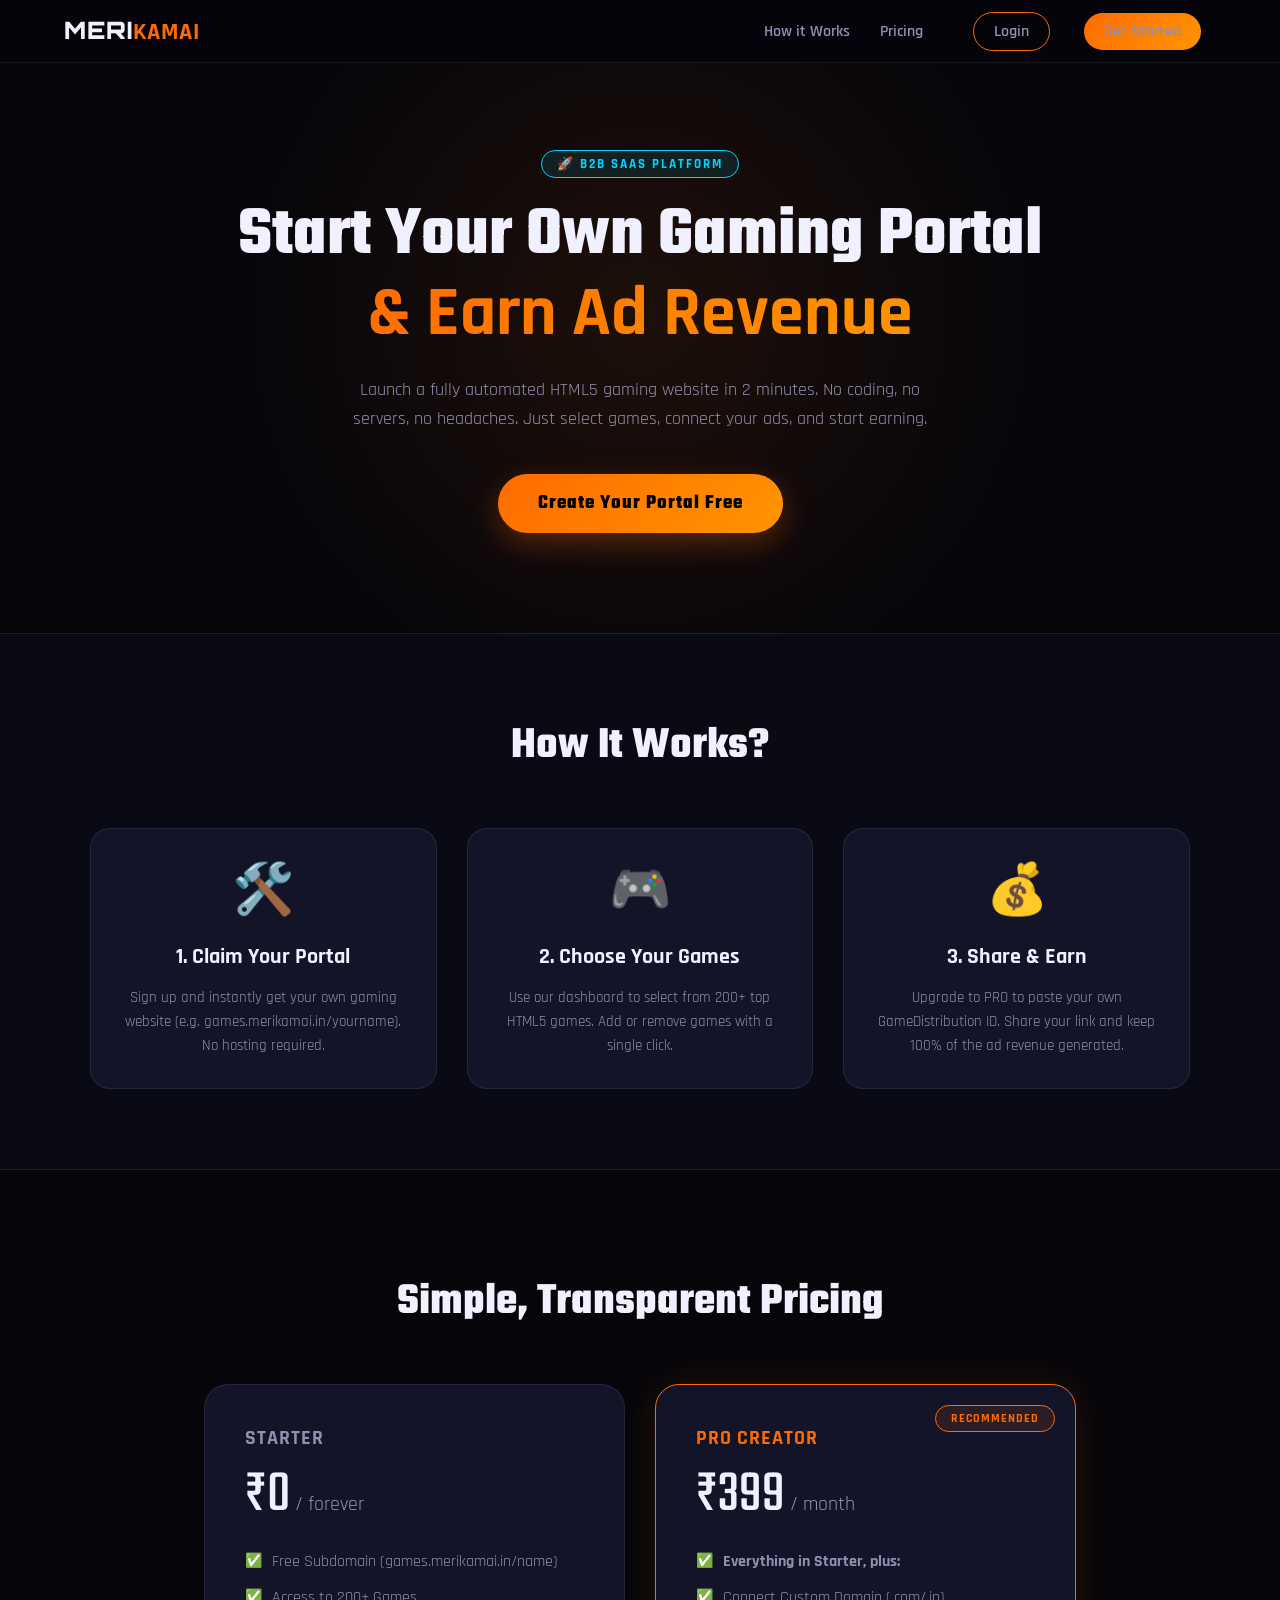
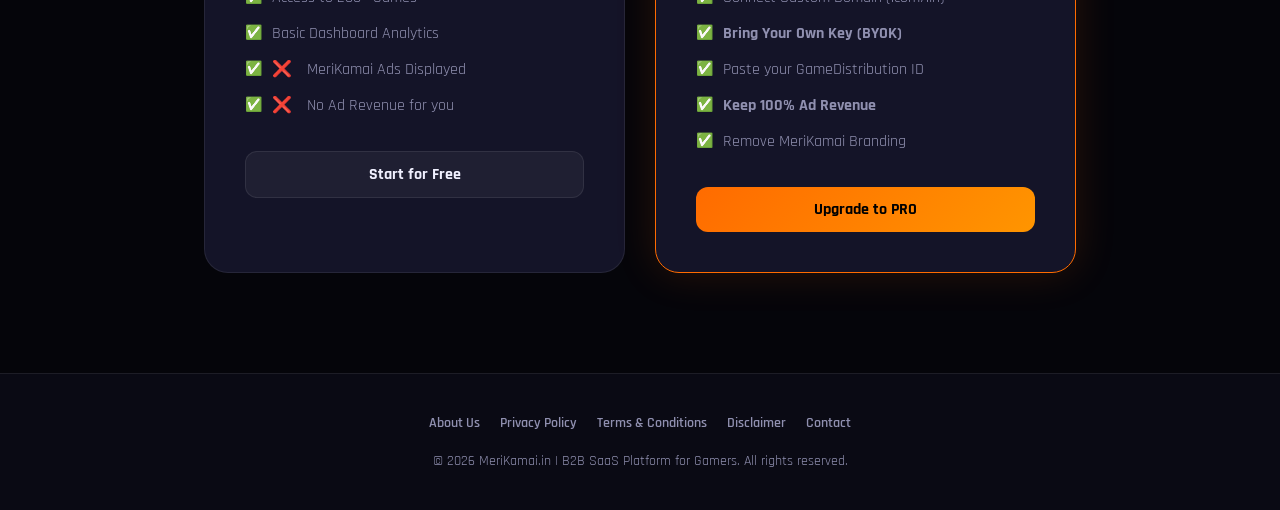
<file: index.html>
<!DOCTYPE html>
<html lang="hi">
<head>
  <meta charset="UTF-8">
  <meta name="viewport" content="width=device-width, initial-scale=1.0">
  <title>Meri Kamai - Start Your Own Gaming Portal & Earn Money</title>
  <meta name="description" content="Create your own fully automated gaming website in 2 minutes. No coding required. Start earning ad revenue today!">
  <link href="https://fonts.googleapis.com/css2?family=Rajdhani:wght@500;600;700&family=Teko:wght@600;700&family=Orbitron:wght@700;900&display=swap" rel="stylesheet">
  <style>
    /* ===== RESET & ROOT ===== */
    :root {
      --bg: #05050a; --bg-alt: #0a0a14; --card: #141428;
      --accent: #ff6b00; --accent2: #ff9500; --cyan: #00d4ff; --success: #00ff88;
      --text: #f0f0ff; --text2: #9090b0; --border: rgba(255,255,255,0.08);
    }
    * { margin: 0; padding: 0; box-sizing: border-box; font-family: 'Rajdhani', sans-serif; }
    html { scroll-behavior: smooth; }
    body { background: var(--bg); color: var(--text); overflow-x: hidden; }

    /* ===== NAVBAR ===== */
    .navbar {
      position: fixed; top: 0; width: 100%; padding: 15px 5%;
      background: rgba(5,5,10,0.9); backdrop-filter: blur(10px);
      display: flex; justify-content: space-between; align-items: center;
      border-bottom: 1px solid var(--border); z-index: 1000;
    }
    .logo { font-family: 'Orbitron', sans-serif; font-size: 24px; font-weight: 900; letter-spacing: 1px; color: var(--text); text-decoration: none;}
    .logo span { color: var(--accent); }
    .nav-links a { color: var(--text2); text-decoration: none; margin: 0 15px; font-weight: 600; transition: 0.3s; }
    .nav-links a:hover { color: var(--accent); }
    .btn-login { background: transparent; border: 1px solid var(--accent); color: var(--accent); padding: 8px 20px; border-radius: 20px; font-weight: 700; text-decoration: none; transition: 0.3s; margin-right: 10px;}
    .btn-login:hover { background: rgba(255,107,0,0.1); }
    .btn-signup { background: linear-gradient(135deg, var(--accent), var(--accent2)); color: #000; padding: 8px 20px; border-radius: 20px; font-weight: 700; text-decoration: none; transition: 0.3s; }
    .btn-signup:hover { transform: translateY(-2px); box-shadow: 0 5px 15px rgba(255,107,0,0.4); }

    /* ===== HERO SECTION ===== */
    .hero {
      padding: 150px 5% 100px; text-align: center; position: relative;
      background: radial-gradient(circle at center, rgba(255,107,0,0.1) 0%, transparent 60%);
    }
    .hero-badge { display: inline-block; background: rgba(0,212,255,0.1); border: 1px solid var(--cyan); color: var(--cyan); padding: 5px 15px; border-radius: 20px; font-size: 13px; font-weight: 700; letter-spacing: 2px; margin-bottom: 20px; }
    .hero-title { font-family: 'Teko', sans-serif; font-size: clamp(40px, 6vw, 70px); line-height: 1.1; margin-bottom: 20px; }
    .hero-title span { background: linear-gradient(135deg, var(--accent), var(--accent2)); -webkit-background-clip: text; -webkit-text-fill-color: transparent; }
    .hero-desc { font-size: 18px; color: var(--text2); max-width: 600px; margin: 0 auto 40px; line-height: 1.6; }
    .hero-cta { display: flex; justify-content: center; gap: 20px; }
    .btn-main { background: linear-gradient(135deg, var(--accent), var(--accent2)); color: #000; padding: 15px 40px; border-radius: 30px; font-size: 20px; font-weight: 700; text-decoration: none; font-family: 'Teko', sans-serif; letter-spacing: 1px; transition: 0.3s; box-shadow: 0 10px 30px rgba(255,107,0,0.3); }
    .btn-main:hover { transform: translateY(-3px); box-shadow: 0 15px 40px rgba(255,107,0,0.5); }

    /* ===== FEATURES (HOW IT WORKS) ===== */
    .features { padding: 80px 5%; background: var(--bg-alt); border-top: 1px solid var(--border); border-bottom: 1px solid var(--border); }
    .sec-title { text-align: center; font-family: 'Teko', sans-serif; font-size: 45px; margin-bottom: 50px; }
    .grid-3 { display: grid; grid-template-columns: repeat(auto-fit, minmax(280px, 1fr)); gap: 30px; max-width: 1100px; margin: 0 auto; }
    .feat-card { background: var(--card); border: 1px solid var(--border); padding: 30px; border-radius: 20px; text-align: center; transition: 0.3s; }
    .feat-card:hover { transform: translateY(-10px); border-color: var(--accent); box-shadow: 0 10px 30px rgba(255,107,0,0.1); }
    .feat-icon { font-size: 50px; margin-bottom: 20px; }
    .feat-card h3 { font-size: 22px; margin-bottom: 15px; color: var(--text); }
    .feat-card p { color: var(--text2); font-size: 15px; line-height: 1.6; }

    /* ===== PRICING ===== */
    .pricing { padding: 100px 5%; max-width: 1000px; margin: 0 auto; }
    .price-grid { display: grid; grid-template-columns: repeat(auto-fit, minmax(320px, 1fr)); gap: 30px; margin-top: 50px; }
    
    .price-card { background: var(--card); border: 1px solid var(--border); border-radius: 24px; padding: 40px; position: relative; overflow: hidden; }
    .price-card.pro { border-color: var(--accent); box-shadow: 0 0 40px rgba(255,107,0,0.15); }
    .pro-badge { position: absolute; top: 20px; right: 20px; background: rgba(255,107,0,0.1); color: var(--accent); padding: 5px 15px; border-radius: 20px; font-weight: 700; font-size: 12px; letter-spacing: 1px; border: 1px solid var(--accent); }
    
    .p-name { font-size: 20px; font-weight: 700; color: var(--text2); margin-bottom: 15px; text-transform: uppercase; letter-spacing: 1px; }
    .p-price { font-family: 'Teko', sans-serif; font-size: 60px; line-height: 1; margin-bottom: 25px; }
    .p-price span { font-size: 20px; color: var(--text2); font-family: 'Rajdhani', sans-serif; }
    
    .p-list { list-style: none; margin-bottom: 35px; }
    .p-list li { margin-bottom: 15px; color: var(--text2); display: flex; align-items: center; gap: 10px; font-size: 16px; }
    .p-list li::before { content: '✅'; font-size: 14px; }
    
    .btn-plan { display: block; text-align: center; background: rgba(255,255,255,0.05); border: 1px solid var(--border); color: var(--text); padding: 12px; border-radius: 12px; font-weight: 700; text-decoration: none; transition: 0.3s; }
    .btn-plan:hover { background: rgba(255,255,255,0.1); }
    .price-card.pro .btn-plan { background: linear-gradient(135deg, var(--accent), var(--accent2)); color: #000; border: none; }
    .price-card.pro .btn-plan:hover { box-shadow: 0 10px 20px rgba(255,107,0,0.3); transform: translateY(-2px); }

    /* ===== FOOTER ===== */
    .footer { padding: 40px 5%; background: var(--bg-alt); border-top: 1px solid var(--border); text-align: center; }
    .footer p { color: var(--text2); font-size: 14px; }
  </style>
</head>
<body>

  <nav class="navbar">
    <a href="/" class="logo">MERI<span>KAMAI</span></a>
    <div class="nav-links" style="display: flex; align-items: center;">
      <a href="#how-it-works">How it Works</a>
      <a href="#pricing">Pricing</a>
      <div style="margin-left: 20px;">
        <a href="/dashboard/index.html" class="btn-login">Login</a>
        <a href="/dashboard/index.html" class="btn-signup">Get Started</a>
      </div>
    </div>
  </nav>

  <section class="hero">
    <div class="hero-badge">🚀 B2B SAAS PLATFORM</div>
    <h1 class="hero-title">Start Your Own Gaming Portal <br><span>& Earn Ad Revenue</span></h1>
    <p class="hero-desc">Launch a fully automated HTML5 gaming website in 2 minutes. No coding, no servers, no headaches. Just select games, connect your ads, and start earning.</p>
    <div class="hero-cta">
      <a href="/dashboard/index.html" class="btn-main">Create Your Portal Free</a>
    </div>
  </section>

  <section class="features" id="how-it-works">
    <h2 class="sec-title">How It Works?</h2>
    <div class="grid-3">
      <div class="feat-card">
        <div class="feat-icon">🛠️</div>
        <h3>1. Claim Your Portal</h3>
        <p>Sign up and instantly get your own gaming website (e.g. games.merikamai.in/yourname). No hosting required.</p>
      </div>
      <div class="feat-card">
        <div class="feat-icon">🎮</div>
        <h3>2. Choose Your Games</h3>
        <p>Use our dashboard to select from 200+ top HTML5 games. Add or remove games with a single click.</p>
      </div>
      <div class="feat-card">
        <div class="feat-icon">💰</div>
        <h3>3. Share & Earn</h3>
        <p>Upgrade to PRO to paste your own GameDistribution ID. Share your link and keep 100% of the ad revenue generated.</p>
      </div>
    </div>
  </section>

  <section class="pricing" id="pricing">
    <h2 class="sec-title">Simple, Transparent Pricing</h2>
    
    <div class="price-grid">
      <div class="price-card">
        <div class="p-name">Starter</div>
        <div class="p-price">₹0<span> / forever</span></div>
        <ul class="p-list">
          <li>Free Subdomain (games.merikamai.in/name)</li>
          <li>Access to 200+ Games</li>
          <li>Basic Dashboard Analytics</li>
          <li><span style="color:#ff4444; margin-right:5px;">❌</span> MeriKamai Ads Displayed</li>
          <li><span style="color:#ff4444; margin-right:5px;">❌</span> No Ad Revenue for you</li>
        </ul>
        <a href="/dashboard/index.html" class="btn-plan">Start for Free</a>
      </div>

      <div class="price-card pro">
        <div class="pro-badge">RECOMMENDED</div>
        <div class="p-name" style="color: var(--accent);">Pro Creator</div>
        <div class="p-price">₹399<span> / month</span></div>
        <ul class="p-list">
          <li><strong>Everything in Starter, plus:</strong></li>
          <li>Connect Custom Domain (.com/.in)</li>
          <li><strong>Bring Your Own Key (BYOK)</strong></li>
          <li>Paste your GameDistribution ID</li>
          <li><strong>Keep 100% Ad Revenue</strong></li>
          <li>Remove MeriKamai Branding</li>
        </ul>
        <a href="/dashboard/index.html" class="btn-plan">Upgrade to PRO</a>
      </div>
    </div>
  </section>

  <footer class="footer">
    <div style="margin-bottom: 20px; display: flex; justify-content: center; gap: 20px; flex-wrap: wrap;">
      <a href="/pages/about.html" style="color: var(--text2); text-decoration: none; font-size: 14px; font-weight: 600; transition: 0.3s;" onmouseover="this.style.color='#ff6b00'" onmouseout="this.style.color='var(--text2)'">About Us</a>
      <a href="/pages/privacy.html" style="color: var(--text2); text-decoration: none; font-size: 14px; font-weight: 600; transition: 0.3s;" onmouseover="this.style.color='#ff6b00'" onmouseout="this.style.color='var(--text2)'">Privacy Policy</a>
      <a href="/pages/terms.html" style="color: var(--text2); text-decoration: none; font-size: 14px; font-weight: 600; transition: 0.3s;" onmouseover="this.style.color='#ff6b00'" onmouseout="this.style.color='var(--text2)'">Terms & Conditions</a>
      <a href="/pages/disclaimer.html" style="color: var(--text2); text-decoration: none; font-size: 14px; font-weight: 600; transition: 0.3s;" onmouseover="this.style.color='#ff6b00'" onmouseout="this.style.color='var(--text2)'">Disclaimer</a>
      <a href="/pages/contact.html" style="color: var(--text2); text-decoration: none; font-size: 14px; font-weight: 600; transition: 0.3s;" onmouseover="this.style.color='#ff6b00'" onmouseout="this.style.color='var(--text2)'">Contact</a>
    </div>
    <p>© 2026 MeriKamai.in | B2B SaaS Platform for Gamers. All rights reserved.</p>
  </footer>

</body>
</html>
</file>
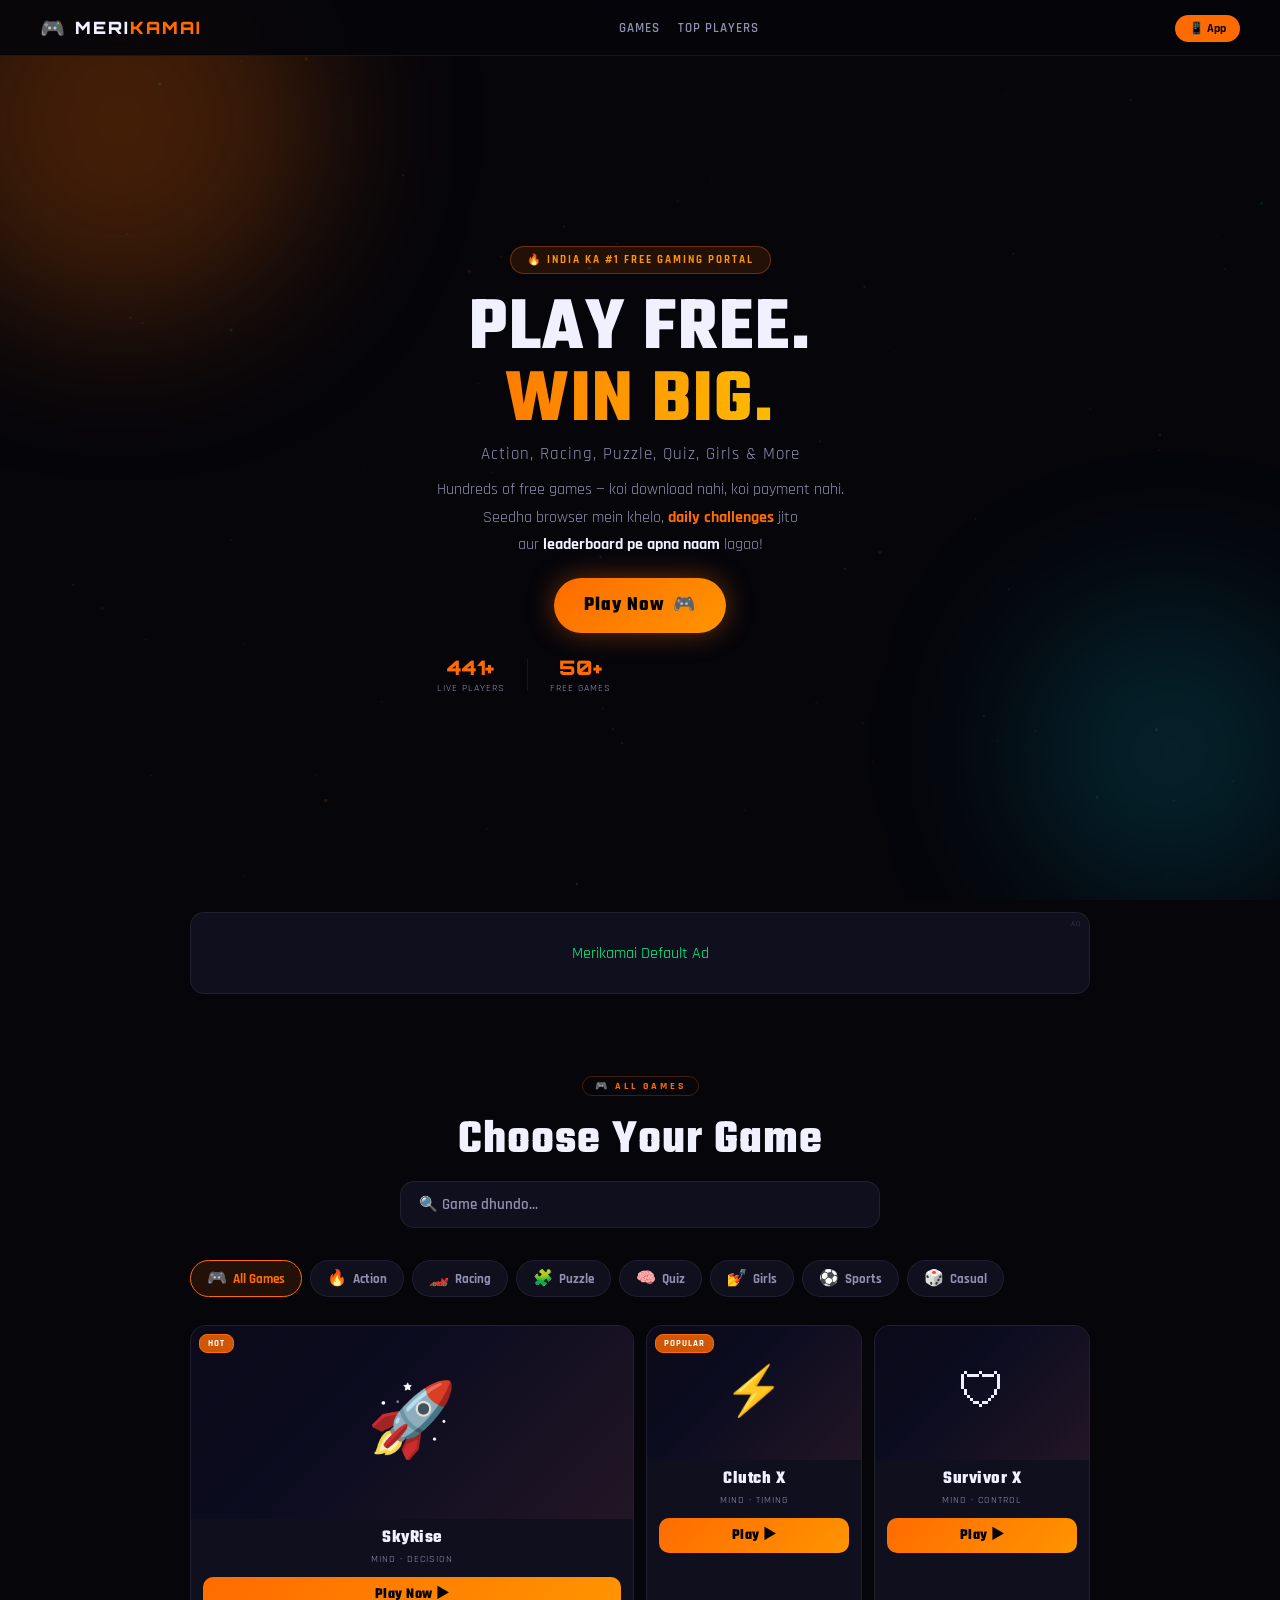
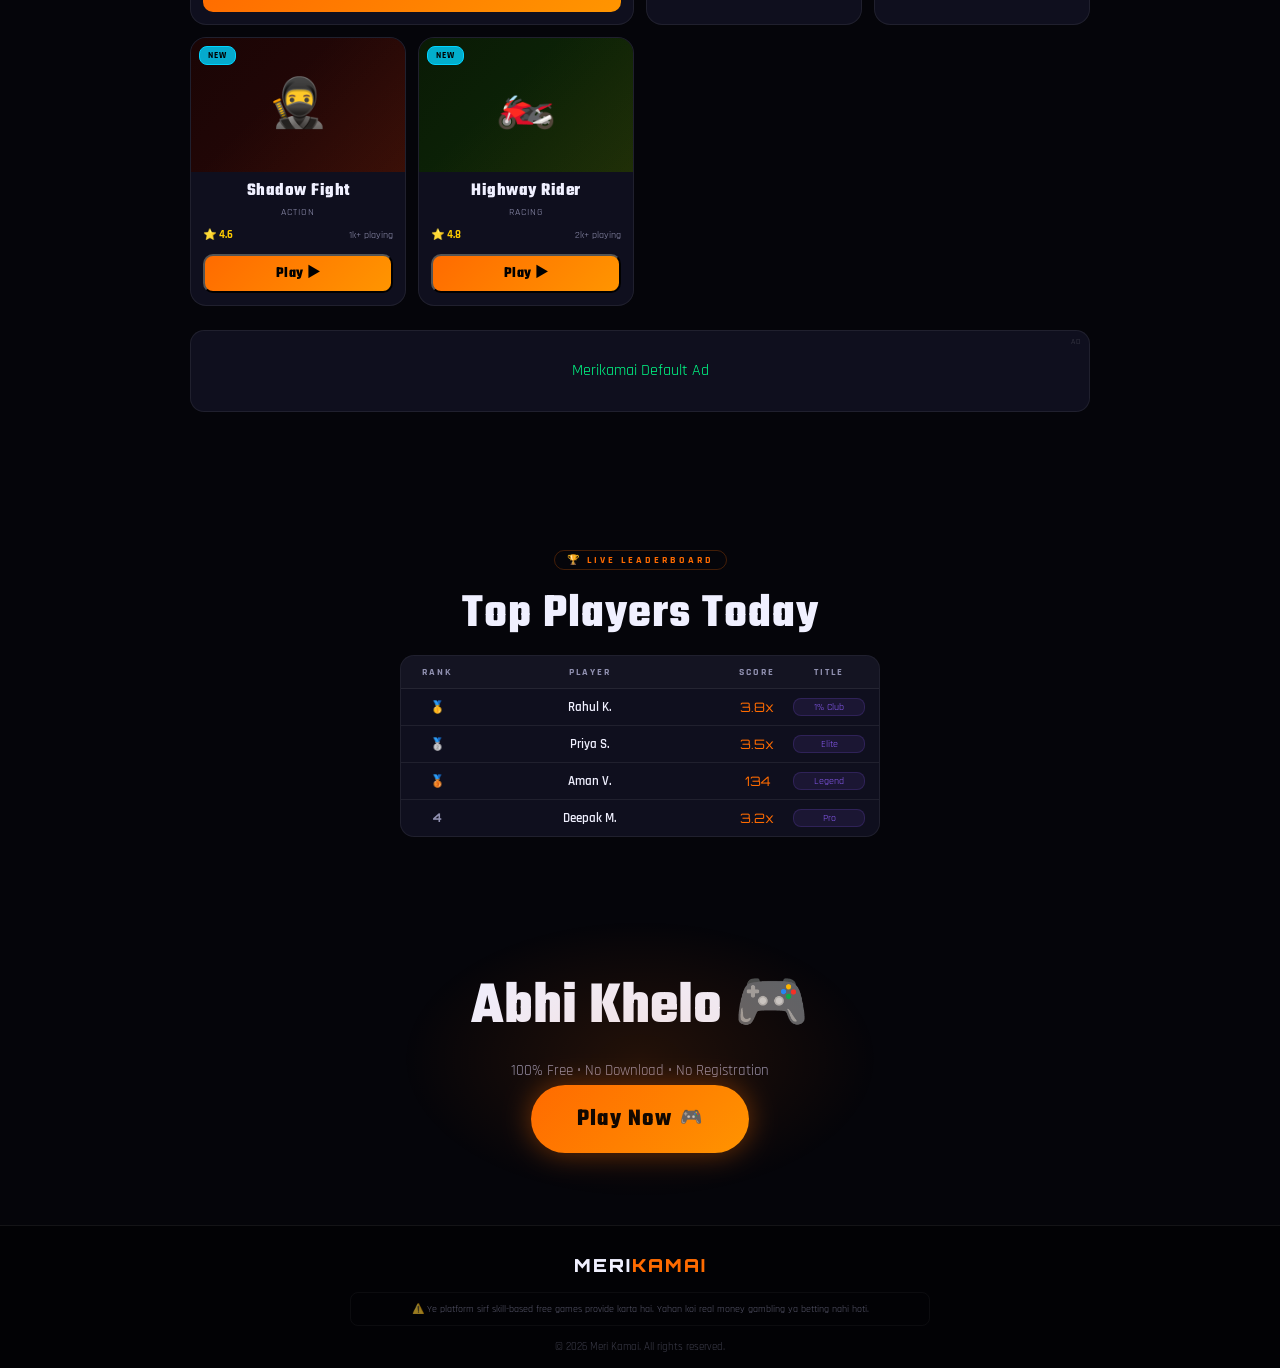
<file: play/index.html>
<!DOCTYPE html>
<html lang="hi">
<head>
  <meta charset="UTF-8"/>
  <meta name="viewport" content="width=device-width, initial-scale=1.0, maximum-scale=1.0"/>
  <meta name="theme-color" content="#0a0a0f"/>
  <meta name="description" content="Meri Kamai - India's Best Free Online Gaming Portal"/>
  <link rel="manifest" id="app-manifest" href="/manifest.json"/>
  <link rel="apple-touch-icon" href="/assets/images/icon-192.png"/>
  <title>Meri Kamai – Free Online Games Portal</title>
  <link rel="preconnect" href="https://fonts.googleapis.com"/>
  <link href="https://fonts.googleapis.com/css2?family=Rajdhani:wght@400;600;700&family=Teko:wght@400;500;600;700&family=Orbitron:wght@400;700;900&display=swap" rel="stylesheet"/>
  <style>
    /* ===== RESET & ROOT ===== */
    :root {
      --bg: #05050a;
      --bg2: #0a0a14;
      --card: #0f0f1e;
      --card2: #141428;
      --accent: #ff6b00;
      --accent2: #ff9500;
      --accent3: #ffcc00;
      --cyan: #00d4ff;
      --green: #00ff88;
      --purple: #8b5cf6;
      --pink: #ec4899;
      --red: #ff4444;
      --text: #f0f0ff;
      --text2: #9090b0;
      --border: rgba(255,255,255,0.07);
    }
    * { margin:0; padding:0; box-sizing:border-box; }
    html { scroll-behavior:smooth; }
    body {
      background:var(--bg); color:var(--text);
      font-family:'Rajdhani',sans-serif;
      overflow-x:hidden; min-height:100vh;
    }
    #bgCanvas { position:fixed; top:0; left:0; width:100%; height:100%; z-index:0; pointer-events:none; opacity:0.35; }

    /* ===== HEADER ===== */
    .header {
      position:fixed; top:0; left:0; right:0; z-index:100;
      background:rgba(5,5,10,0.9); backdrop-filter:blur(20px);
      border-bottom:1px solid var(--border); height:56px;
      display:flex; align-items:center; padding:0 16px;
    }
    .header-inner {
      width:100%; max-width:1200px; margin:0 auto;
      display:flex; align-items:center; justify-content:space-between;
    }
    .logo { display:flex; align-items:center; gap:8px; font-family:'Orbitron',sans-serif; font-weight:900; font-size:17px; letter-spacing:2px; }
    .logo-icon { font-size:20px; }
    .logo-accent { color:var(--accent); }
    .nav-links { display:flex; gap:18px; }
    .nav-links a { color:var(--text2); text-decoration:none; font-size:13px; font-weight:600; letter-spacing:1px; text-transform:uppercase; transition:color 0.2s; }
    .nav-links a:hover { color:var(--accent); }
    .btn-app-small { background:var(--accent); color:#000; padding:6px 14px; border-radius:20px; font-size:12px; font-weight:700; text-decoration:none; }

    /* ===== HERO ===== */
    .hero {
      position:relative; z-index:1; min-height:100vh;
      display:flex; flex-direction:column; align-items:center;
      justify-content:center; padding:80px 20px 40px; text-align:center; overflow:hidden;
    }
    .hero-glow { position:absolute; border-radius:50%; filter:blur(80px); pointer-events:none; }
    .glow-1 { width:400px; height:400px; background:rgba(255,107,0,0.25); top:-80px; left:-80px; animation:glowP 4s ease-in-out infinite; }
    .glow-2 { width:300px; height:300px; background:rgba(0,212,255,0.15); bottom:0; right:-40px; animation:glowP 4s ease-in-out infinite 2s; }
    @keyframes glowP { 0%,100%{opacity:0.6;transform:scale(1)} 50%{opacity:1;transform:scale(1.1)} }

    .hero-badge {
      display:inline-block; background:rgba(255,107,0,0.12);
      border:1px solid rgba(255,107,0,0.35); color:var(--accent2);
      font-size:11px; font-weight:700; letter-spacing:2px;
      padding:6px 16px; border-radius:20px; margin-bottom:20px;
    }
    .hero-title { font-family:'Teko',sans-serif; font-size:clamp(44px,11vw,76px); font-weight:700; line-height:0.95; letter-spacing:2px; margin-bottom:14px; }
    .title-line { display:block; }
    .accent-line { background:linear-gradient(90deg,var(--accent),var(--accent3)); -webkit-background-clip:text; -webkit-text-fill-color:transparent; background-clip:text; }
    .title-sub { display:block; font-family:'Rajdhani',sans-serif; font-size:clamp(13px,3.5vw,17px); font-weight:400; color:var(--text2); letter-spacing:1px; margin-top:8px; }

    .hero-desc { font-size:clamp(13px,3.5vw,16px); color:var(--text2); line-height:1.7; margin:14px auto; max-width:460px; }
    .hero-desc strong { color:var(--text); }
    .highlight { color:var(--accent); font-weight:700; }

    .hero-cta { display:flex; flex-wrap:wrap; justify-content:center; gap:12px; margin:20px 0; }
    .btn-primary {
      display:inline-flex; align-items:center; gap:8px;
      background:linear-gradient(135deg,var(--accent),var(--accent2));
      color:#000; font-family:'Teko',sans-serif; font-size:20px; font-weight:700;
      letter-spacing:1px; padding:13px 30px; border-radius:50px; text-decoration:none;
      transition:all 0.3s; box-shadow:0 0 28px rgba(255,107,0,0.4);
    }
    .btn-primary:hover { transform:translateY(-3px); box-shadow:0 0 48px rgba(255,107,0,0.65); }
    .pulse-btn { animation:pulseGlow 2s ease-in-out infinite; }
    @keyframes pulseGlow { 0%,100%{box-shadow:0 0 28px rgba(255,107,0,0.4)} 50%{box-shadow:0 0 55px rgba(255,107,0,0.8)} }
    .big-btn { font-size:24px; padding:17px 46px; }
    .btn-icon { font-size:18px; }
    .btn-secondary {
      display:inline-flex; align-items:center; gap:8px;
      background:rgba(255,255,255,0.05); border:1px solid var(--border);
      color:var(--text); font-family:'Rajdhani',sans-serif; font-size:14px; font-weight:600;
      padding:13px 22px; border-radius:50px; text-decoration:none; transition:all 0.3s;
    }
    .btn-secondary:hover { border-color:var(--accent); color:var(--accent); }

    .hero-stats { display:flex; align-items:center; gap:22px; margin-top:22px; }
    .stat { display:flex; flex-direction:column; align-items:center; gap:2px; }
    .stat-num { font-family:'Orbitron',sans-serif; font-size:20px; font-weight:900; color:var(--accent); }
    .stat-label { font-size:10px; color:var(--text2); letter-spacing:1px; text-transform:uppercase; }
    .stat-divider { width:1px; height:32px; background:var(--border); }

    /* Hero phone mockup */
    .hero-visual { margin-top:28px; }
    .phone-mockup {
      width:160px; height:290px;
      background:var(--card2); border:2px solid rgba(255,107,0,0.25);
      border-radius:30px; padding:10px;
      box-shadow:0 0 36px rgba(255,107,0,0.18),inset 0 0 18px rgba(0,0,0,0.4);
      position:relative; overflow:hidden;
    }
    .phone-mockup::before {
      content:''; position:absolute; top:11px; left:50%; transform:translateX(-50%);
      width:44px; height:5px; background:rgba(255,255,255,0.15); border-radius:3px;
    }
    .phone-screen {
      width:100%; height:100%; background:#080810;
      border-radius:22px; display:flex; align-items:center; justify-content:center;
    }
    .phone-game-preview { display:flex; flex-direction:column; align-items:center; gap:6px; padding:20px 14px; width:100%; }
    .preview-bar { width:8px; height:80px; background:linear-gradient(to top,#ff6b00,#ffcc00); border-radius:4px; animation:barGrow 2s ease-in-out infinite; box-shadow:0 0 10px rgba(255,107,0,0.55); }
    @keyframes barGrow { 0%{height:16px}70%{height:95px}90%{height:0;opacity:0}91%{height:16px;opacity:1}100%{height:16px} }
    .preview-mult { font-family:'Orbitron',sans-serif; font-size:20px; font-weight:900; color:var(--accent); text-shadow:0 0 8px var(--accent); }
    .preview-label { font-size:11px; color:var(--text2); letter-spacing:1px; }

    /* ===== SECTIONS COMMON ===== */
    section { position:relative; z-index:1; padding:56px 16px; }
    .section-label {
      display:inline-block; font-size:10px; font-weight:700; letter-spacing:3px;
      color:var(--accent); text-transform:uppercase; margin-bottom:10px;
      border:1px solid rgba(255,107,0,0.25); padding:3px 12px; border-radius:20px;
    }
    .section-title { font-family:'Teko',sans-serif; font-size:clamp(28px,7vw,48px); font-weight:700; letter-spacing:1px; margin-bottom:6px; }
    .section-sub { color:var(--text2); font-size:14px; margin-bottom:32px; }

    /* ===== SEARCH BAR ===== */
    .search-wrap { max-width:480px; margin:0 auto 32px; position:relative; }
    .search-input {
      width:100%; background:var(--card); border:1px solid var(--border);
      border-radius:14px; padding:13px 50px 13px 18px; color:var(--text);
      font-family:'Rajdhani',sans-serif; font-size:15px; font-weight:600;
      outline:none; transition:border-color 0.2s;
    }
    .search-input:focus { border-color:rgba(255,107,0,0.4); }
    .search-input::placeholder { color:var(--text2); }
    .search-icon { position:absolute; right:16px; top:50%; transform:translateY(-50%); font-size:18px; pointer-events:none; }

    /* ===== CATEGORY TABS ===== */
    .cat-tabs {
      display:flex; gap:8px; overflow-x:auto; padding-bottom:4px;
      margin-bottom:24px; scrollbar-width:none; -webkit-overflow-scrolling:touch;
      justify-content:flex-start; max-width:900px; margin-left:auto; margin-right:auto;
    }
    .cat-tabs::-webkit-scrollbar { display:none; }
    .cat-tab {
      display:flex; align-items:center; gap:6px;
      background:var(--card); border:1px solid var(--border);
      border-radius:24px; padding:7px 16px; font-size:13px; font-weight:700;
      color:var(--text2); cursor:pointer; white-space:nowrap; transition:all 0.2s;
      flex-shrink:0;
    }
    .cat-tab:hover { border-color:var(--accent); color:var(--accent); }
    .cat-tab.active { background:rgba(255,107,0,0.12); border-color:var(--accent); color:var(--accent); }
    .cat-tab .tab-emoji { font-size:16px; }

    /* ===== GAMES GRID ===== */
    .games-grid {
      display:grid; grid-template-columns:repeat(auto-fill,minmax(160px,1fr));
      gap:12px; max-width:900px; margin:0 auto;
    }
    @media(min-width:480px) { .games-grid { grid-template-columns:repeat(auto-fill,minmax(180px,1fr)); } }

    .game-card {
      position:relative; background:var(--card); border:1px solid var(--border);
      border-radius:16px; overflow:hidden; cursor:pointer;
      transition:all 0.25s; display:flex; flex-direction:column;
    }
    .game-card::after {
      content:''; position:absolute; top:0; left:0; right:0; height:2px;
      background:linear-gradient(90deg,var(--accent),var(--accent2)); opacity:0; transition:opacity 0.2s;
    }
    .game-card:hover { transform:translateY(-4px); border-color:rgba(255,107,0,0.28); box-shadow:0 12px 32px rgba(0,0,0,0.35),0 0 24px rgba(255,107,0,0.08); }
    .game-card:hover::after { opacity:1; }
    .game-card.hidden-card { display:none; }

    .game-thumb {
      width:100%; aspect-ratio:16/10; background:linear-gradient(135deg,var(--bg2),var(--card2));
      display:flex; align-items:center; justify-content:center; font-size:48px; position:relative;
      overflow:hidden;
    }
    .game-thumb::before {
      content:''; position:absolute; inset:0;
      background:linear-gradient(135deg,transparent 40%,rgba(255,107,0,0.08));
    }
    .game-thumb.thumb-action { background:linear-gradient(135deg,#1a0505,#2a0808); }
    .game-thumb.thumb-racing { background:linear-gradient(135deg,#0a1a05,#0d2a08); }
    .game-thumb.thumb-puzzle { background:linear-gradient(135deg,#05051a,#08082a); }
    .game-thumb.thumb-quiz { background:linear-gradient(135deg,#1a1505,#2a2008); }
    .game-thumb.thumb-girls { background:linear-gradient(135deg,#1a0514,#2a0820); }
    .game-thumb.thumb-sports { background:linear-gradient(135deg,#051a0a,#08280f); }
    .game-thumb.thumb-casual { background:linear-gradient(135deg,#0d0a1a,#15082a); }
    .game-thumb.thumb-mind { background:linear-gradient(135deg,#0a0a1a,#0f0f28); }

    .card-badge-sm {
      position:absolute; top:8px; left:8px;
      background:rgba(0,0,0,0.7); border:1px solid rgba(255,255,255,0.1);
      font-size:9px; font-weight:700; letter-spacing:1px; padding:3px 8px; border-radius:8px;
      color:#fff; backdrop-filter:blur(4px); text-transform:uppercase;
    }
    .card-badge-sm.hot { background:rgba(255,107,0,0.8); border-color:var(--accent); }
    .card-badge-sm.new { background:rgba(0,212,255,0.8); border-color:var(--cyan); color:#000; }
    .card-badge-sm.top { background:rgba(251,191,36,0.85); border-color:var(--accent3); color:#000; }

    .game-info { padding:10px 12px 12px; flex:1; display:flex; flex-direction:column; gap:4px; }
    .game-name { font-family:'Teko',sans-serif; font-size:18px; font-weight:700; letter-spacing:0.5px; line-height:1.1; }
    .game-cat-tag { font-size:10px; color:var(--text2); text-transform:uppercase; letter-spacing:1px; }
    .game-meta { display:flex; align-items:center; justify-content:space-between; margin-top:6px; }
    .game-rating { font-size:11px; color:var(--accent3); font-weight:700; }
    .game-players { font-size:10px; color:var(--text2); }
    .btn-play-sm {
      display:block; text-align:center; margin-top:8px;
      background:linear-gradient(135deg,var(--accent),var(--accent2));
      color:#000; font-family:'Teko',sans-serif; font-size:15px; font-weight:700;
      padding:7px; border-radius:10px; text-decoration:none;
      transition:all 0.2s; letter-spacing:0.5px;
    }
    .btn-play-sm:hover { transform:scale(1.03); box-shadow:0 0 18px rgba(255,107,0,0.45); }

    /* Featured wide card */
    .game-card.featured-card { grid-column:span 2; }
    .game-card.featured-card .game-thumb { aspect-ratio:16/7; font-size:72px; }
    @media(max-width:380px) { .game-card.featured-card { grid-column:span 1; } }

    /* ===== AD BANNER (native style) ===== */
    .ad-banner {
      max-width:900px; margin:0 auto 24px;
      background:var(--card); border:1px solid var(--border);
      border-radius:14px; padding:10px 16px;
      display:flex; align-items:center; justify-content:space-between;
      gap:12px; overflow:hidden; position:relative;
    }
    .ad-banner::before {
      content:'AD'; position:absolute; top:6px; right:8px;
      font-size:8px; color:rgba(255,255,255,0.2); letter-spacing:1px;
    }
    .ad-banner-inner { width:100%; min-height:60px; display:flex; align-items:center; justify-content:center; }

    /* ===== LEADERBOARD ===== */
    .leaderboard-section { text-align:center; }
    .leaderboard-wrap { max-width:480px; margin:0 auto; background:var(--card); border:1px solid var(--border); border-radius:14px; overflow:hidden; }
    .lb-header { display:grid; grid-template-columns:44px 1fr 72px 72px; padding:10px 14px; font-size:10px; font-weight:700; letter-spacing:2px; color:var(--text2); text-transform:uppercase; background:rgba(255,255,255,0.02); border-bottom:1px solid var(--border); }
    .lb-row { display:grid; grid-template-columns:44px 1fr 72px 72px; padding:9px 14px; font-size:13px; border-bottom:1px solid var(--border); align-items:center; transition:background 0.15s; }
    .lb-row:last-child { border-bottom:none; }
    .lb-row:hover { background:rgba(255,255,255,0.02); }
    .lb-rank { font-family:'Orbitron',sans-serif; font-size:12px; font-weight:700; color:var(--text2); }
    .lb-rank.gold { color:#fbbf24; }
    .lb-rank.silver { color:#94a3b8; }
    .lb-rank.bronze { color:#f97316; }
    .lb-name { font-weight:600; }
    .lb-score { font-family:'Orbitron',sans-serif; font-size:13px; color:var(--accent); }
    .lb-title { font-size:10px; color:var(--purple); background:rgba(139,92,246,0.1); border:1px solid rgba(139,92,246,0.18); padding:2px 7px; border-radius:8px; text-align:center; }

    /* ===== DOWNLOAD ===== */
    .download-section { background:linear-gradient(135deg,rgba(255,107,0,0.04),rgba(0,212,255,0.02)); border-top:1px solid var(--border); border-bottom:1px solid var(--border); text-align:center; }
    .download-content { display:flex; flex-direction:column; align-items:center; gap:28px; max-width:560px; margin:0 auto; }
    .download-features { display:grid; grid-template-columns:1fr 1fr; gap:8px; margin:12px 0 20px; text-align:left; }
    .feat { font-size:13px; color:var(--text2); font-weight:600; }
    .btn-download {
      display:inline-flex; align-items:center; gap:10px;
      background:linear-gradient(135deg,#22c55e,#16a34a); color:#fff;
      font-family:'Teko',sans-serif; font-size:19px; font-weight:700;
      padding:13px 30px; border-radius:50px; text-decoration:none;
      transition:all 0.3s; box-shadow:0 0 28px rgba(34,197,94,0.3);
    }
    .btn-download:hover { transform:translateY(-2px); box-shadow:0 0 45px rgba(34,197,94,0.5); }
    .install-note { font-size:11px; color:var(--text2); margin-top:8px; }
    .phone-mockup-2 { width:150px; height:260px; background:var(--card2); border:2px solid rgba(0,212,255,0.25); border-radius:26px; padding:14px 10px 10px; box-shadow:0 0 36px rgba(0,212,255,0.12); }
    .phone-notch { width:36px; height:5px; background:rgba(255,255,255,0.12); border-radius:3px; margin:0 auto 10px; }
    .phone-screen-2 { background:#080810; border-radius:16px; height:200px; display:flex; flex-direction:column; align-items:center; justify-content:center; gap:10px; }
    .app-preview-grid { display:grid; grid-template-columns:1fr 1fr; gap:8px; padding:6px; }
    .ap-game { width:44px; height:44px; background:var(--card); border:1px solid rgba(255,107,0,0.18); border-radius:10px; display:flex; align-items:center; justify-content:center; font-size:20px; }
    .ap-label { font-family:'Orbitron',sans-serif; font-size:9px; font-weight:900; color:var(--accent); letter-spacing:2px; }

    /* ===== CTA & FOOTER ===== */
    .cta-section { text-align:center; padding:72px 20px; }
    .cta-glow { position:absolute; top:50%; left:50%; transform:translate(-50%,-50%); width:480px; height:280px; background:radial-gradient(ellipse,rgba(255,107,0,0.12),transparent 70%); pointer-events:none; }
    .cta-title { font-family:'Teko',sans-serif; font-size:clamp(36px,9vw,60px); font-weight:700; margin-bottom:10px; }
    .cta-sub { color:var(--text2); font-size:15px; margin-bottom:5px; }
    .cta-sub2 { color:var(--accent2); font-size:17px; font-weight:700; margin-bottom:28px; }
    .footer { background:rgba(0,0,0,0.45); border-top:1px solid var(--border); padding:28px 20px 14px; position:relative; z-index:1; }
    .footer-inner { max-width:800px; margin:0 auto; display:flex; flex-direction:column; align-items:center; gap:14px; text-align:center; }
    .footer-brand .logo-text { font-family:'Orbitron',sans-serif; font-weight:900; font-size:18px; letter-spacing:2px; }
    .footer-brand p { color:var(--text2); font-size:12px; margin-top:5px; }
    .footer-note { max-width:580px; margin:14px auto 0; font-size:10px; color:var(--text2); opacity:0.6; padding:10px; border:1px solid var(--border); border-radius:8px; text-align:center; }
    .footer-copy { text-align:center; font-size:11px; color:var(--text2); opacity:0.4; margin-top:14px; }

    /* ===== AD OVERLAY ===== */
    .ad-overlay { position:fixed; inset:0; z-index:9999; background:rgba(0,0,0,0.92); display:flex; align-items:center; justify-content:center; opacity:0; pointer-events:none; transition:opacity 0.25s; }
    .ad-overlay.active { opacity:1; pointer-events:all; }
    .ad-box { background:var(--card2); border:1px solid var(--border); border-radius:14px; padding:20px; width:310px; text-align:center; }
    .ad-label { font-size:9px; color:var(--text2); letter-spacing:2px; margin-bottom:14px; text-transform:uppercase; }
    .ad-placeholder { width:100%; height:240px; background:rgba(255,255,255,0.03); border:1px dashed var(--border); border-radius:8px; display:flex; flex-direction:column; align-items:center; justify-content:center; color:var(--text2); margin-bottom:14px; font-size:12px; }
    .ad-close { background:var(--accent); color:#000; border:none; font-family:'Rajdhani',sans-serif; font-size:14px; font-weight:700; padding:9px 22px; border-radius:18px; cursor:pointer; transition:all 0.2s; }

    /* ===== ANIMATIONS ===== */
    .animate-in { opacity:0; transform:translateY(18px); animation:fadeUp 0.55s ease forwards; }
    .delay-1 { animation-delay:0.1s; }
    .delay-2 { animation-delay:0.2s; }
    .delay-3 { animation-delay:0.3s; }
    .delay-4 { animation-delay:0.4s; }
    @keyframes fadeUp { to { opacity:1; transform:translateY(0); } }
    .reveal { opacity:0; transform:translateY(28px); transition:all 0.55s ease; }
    .reveal.visible { opacity:1; transform:translateY(0); }
  </style>
</head>
<body>
  <canvas id="bgCanvas"></canvas>

  <header class="header" id="header">
    <div class="header-inner">
      <div class="logo">
        <span class="logo-icon">🎮</span>
        <span class="logo-text">MERI<span class="logo-accent">KAMAI</span></span>
      </div>
      <nav class="nav-links">
        <a href="#games">Games</a>
        <a href="#leaderboard">Top Players</a>
      </nav>
      <div class="header-actions">
        <a href="#download" class="btn-app-small">📱 App</a>
      </div>
    </div>
  </header>

  <section class="hero" id="hero">
    <div class="hero-glow glow-1"></div>
    <div class="hero-glow glow-2"></div>
    <div class="hero-content">
      <div class="hero-badge animate-in">🔥 INDIA KA #1 FREE GAMING PORTAL</div>
      <h1 class="hero-title animate-in delay-1">
        <span class="title-line" id="portal-title-1">PLAY FREE.</span>
        <span class="title-line accent-line" id="portal-title-2">WIN BIG.</span>
        <span class="title-sub">Action, Racing, Puzzle, Quiz, Girls & More</span>
      </h1>
      <p class="hero-desc animate-in delay-2">
        Hundreds of free games — koi download nahi, koi payment nahi.<br/>
        Seedha browser mein khelo, <span class="highlight">daily challenges</span> jito<br/>
        aur <strong>leaderboard pe apna naam</strong> lagao!
      </p>
      <div class="hero-cta animate-in delay-3">
        <a href="#games" class="btn-primary pulse-btn">
          <span>Play Now</span>
          <span class="btn-icon">🎮</span>
        </a>
      </div>
      <div class="hero-stats animate-in delay-4">
        <div class="stat"><span class="stat-num" id="live-players">400+</span><span class="stat-label">Live Players</span></div>
        <div class="stat-divider"></div>
        <div class="stat"><span class="stat-num" id="total-games-stat">50+</span><span class="stat-label">Free Games</span></div>
      </div>
    </div>
  </section>

  <section style="padding:12px 16px 0;position:relative;z-index:1;">
    <div class="ad-banner">
      <div class="ad-banner-inner" id="top-ad-banner">
        <span style="font-size:11px;color:rgba(255,255,255,0.12);letter-spacing:2px">ADVERTISEMENT</span>
      </div>
    </div>
  </section>

  <section id="games" style="text-align:center;">
    <div class="section-label">🎮 ALL GAMES</div>
    <h2 class="section-title">Choose Your Game</h2>

    <div class="search-wrap">
      <input class="search-input" id="searchInput" type="text" placeholder="🔍 Game dhundo..." autocomplete="off"/>
    </div>

    <div class="cat-tabs" id="catTabs">
      <div class="cat-tab active" data-cat="all"><span class="tab-emoji">🎮</span> All Games</div>
      <div class="cat-tab" data-cat="action"><span class="tab-emoji">🔥</span> Action</div>
      <div class="cat-tab" data-cat="racing"><span class="tab-emoji">🏎️</span> Racing</div>
      <div class="cat-tab" data-cat="puzzle"><span class="tab-emoji">🧩</span> Puzzle</div>
      <div class="cat-tab" data-cat="quiz"><span class="tab-emoji">🧠</span> Quiz</div>
      <div class="cat-tab" data-cat="girls"><span class="tab-emoji">💅</span> Girls</div>
      <div class="cat-tab" data-cat="sports"><span class="tab-emoji">⚽</span> Sports</div>
      <div class="cat-tab" data-cat="casual"><span class="tab-emoji">🎲</span> Casual</div>
    </div>

    <div class="games-grid" id="gamesGrid">

      <div class="game-card featured-card" data-cat="mind" data-name="skyrise">
        <div class="game-thumb thumb-mind">
          <div class="card-badge-sm hot">HOT</div>🚀
        </div>
        <div class="game-info">
          <div class="game-name">SkyRise</div>
          <div class="game-cat-tag">Mind · Decision</div>
          <a href="/games/skyrise/" class="btn-play-sm">Play Now ▶</a>
        </div>
      </div>

      <div class="game-card" data-cat="mind" data-name="clutch x">
        <div class="game-thumb thumb-mind">
          <div class="card-badge-sm hot">POPULAR</div>⚡
        </div>
        <div class="game-info">
          <div class="game-name">Clutch X</div>
          <div class="game-cat-tag">Mind · Timing</div>
          <a href="/games/clutch-x/" class="btn-play-sm">Play ▶</a>
        </div>
      </div>

      <div class="game-card" data-cat="mind" data-name="survivor x">
        <div class="game-thumb thumb-mind">🛡</div>
        <div class="game-info">
          <div class="game-name">Survivor X</div>
          <div class="game-cat-tag">Mind · Control</div>
          <a href="/games/survivor-x/" class="btn-play-sm">Play ▶</a>
        </div>
      </div>

      </div>

    <div class="ad-banner" style="margin-top:24px;">
      <div class="ad-banner-inner" id="mid-ad-banner">
        <span style="font-size:11px;color:rgba(255,255,255,0.1);letter-spacing:2px">ADVERTISEMENT</span>
      </div>
    </div>
  </section>

  <section class="leaderboard-section reveal" id="leaderboard">
    <div class="section-label">🏆 LIVE LEADERBOARD</div>
    <h2 class="section-title">Top Players Today</h2>
    <div class="leaderboard-wrap">
      <div class="lb-header">
        <span>Rank</span><span>Player</span><span>Score</span><span>Title</span>
      </div>
      <div class="lb-list" id="lbList"></div>
    </div>
  </section>

  <section class="cta-section reveal">
    <div class="cta-glow"></div>
    <h2 class="cta-title">Abhi Khelo 🎮</h2>
    <p class="cta-sub">100% Free • No Download • No Registration</p>
    <a href="#games" class="btn-primary pulse-btn big-btn">
      <span>Play Now</span><span class="btn-icon">🎮</span>
    </a>
  </section>

  <footer class="footer">
    <div class="footer-inner">
      <div class="footer-brand">
        <span class="logo-text">MERI<span class="logo-accent">KAMAI</span></span>
      </div>
    </div>
    <div class="footer-note">
      ⚠️ Ye platform sirf skill-based free games provide karta hai. Yahan koi real money gambling ya betting nahi hoti.
    </div>
    <div class="footer-copy">© 2026 Meri Kamai. All rights reserved.</div>
  </footer>

  <div class="ad-overlay" id="adOverlay">
    <div class="ad-box">
      <div class="ad-label">Advertisement</div>
      <div class="ad-placeholder" id="overlay-ad-banner">
        <p>Loading Game...</p>
      </div>
      <button class="ad-close" id="adClose">Skip Ad ▶</button>
    </div>
  </div>

  <script src="portal.js"></script>

</body>
</html>
</file>
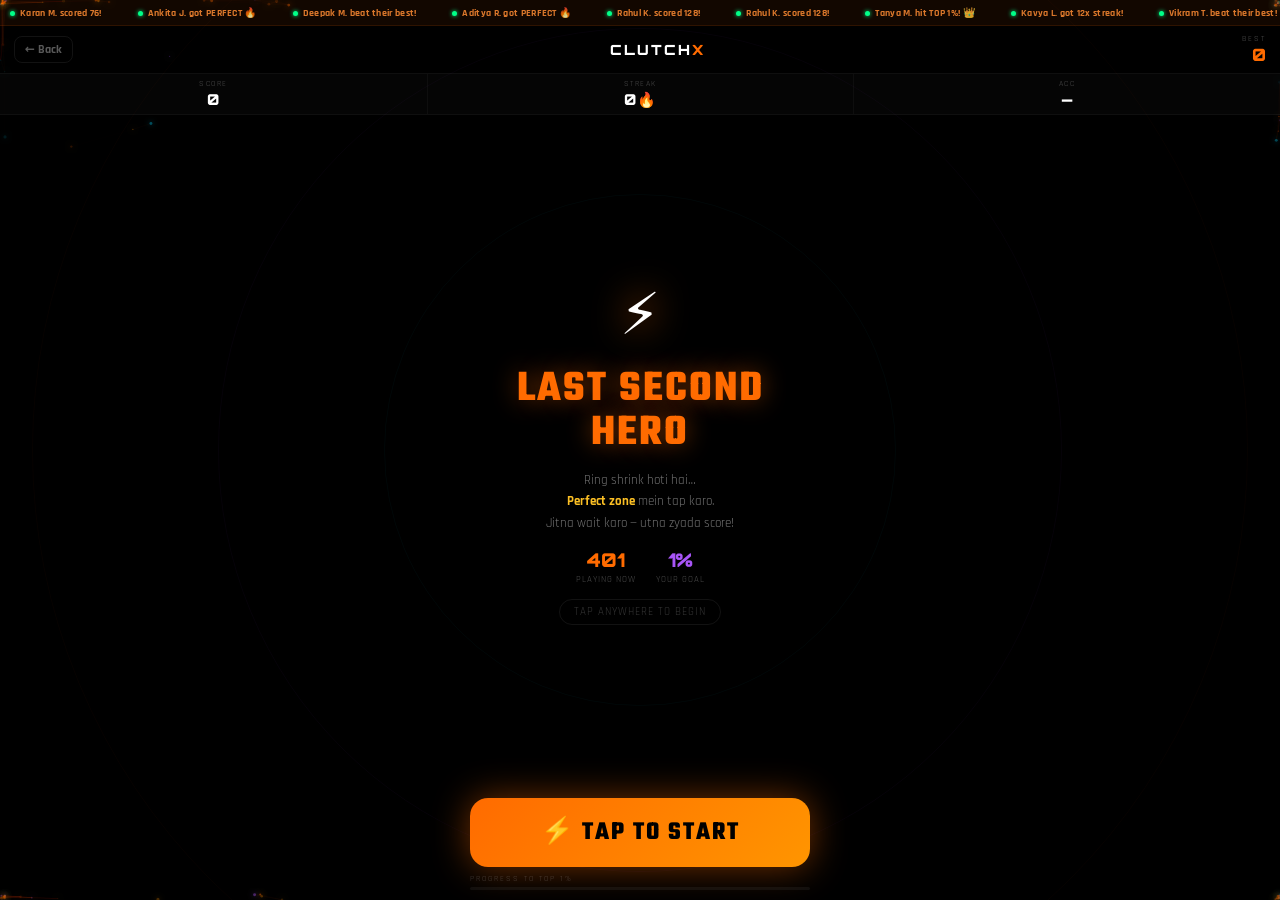
<file: games/clutch-x/index.html>
<!DOCTYPE html>
<html lang="hi">
<head>
<meta charset="UTF-8"/>
<meta name="viewport" content="width=device-width,initial-scale=1.0,maximum-scale=1.0,user-scalable=no,viewport-fit=cover"/>
<meta name="theme-color" content="#000000"/>
<meta name="apple-mobile-web-app-capable" content="yes"/>
<meta name="apple-mobile-web-app-status-bar-style" content="black-translucent"/>
<title>Clutch X</title>
<link href="https://fonts.googleapis.com/css2?family=Orbitron:wght@700;900&family=Teko:wght@600;700&family=Rajdhani:wght@600;700&display=swap" rel="stylesheet"/>
<style>
*{margin:0;padding:0;box-sizing:border-box;-webkit-tap-highlight-color:transparent;user-select:none}
html,body{
  width:100%;height:100%;overflow:hidden;background:#000;
  font-family:'Rajdhani',system-ui,sans-serif;color:#fff;
  touch-action:none;
}
#bgCanvas{position:fixed;inset:0;z-index:0;pointer-events:none}
#app{
  position:fixed;inset:0;z-index:1;
  display:flex;flex-direction:column;align-items:center;
  padding:env(safe-area-inset-top,0px) 0 env(safe-area-inset-bottom,0px);
}

/* TICKER */
#ticker{
  width:100%;background:rgba(255,107,0,0.07);
  border-bottom:1px solid rgba(255,107,0,0.12);
  overflow:hidden;height:26px;display:flex;align-items:center;flex-shrink:0;
}
.ticker-track{
  display:flex;gap:36px;white-space:nowrap;
  animation:scrollTk 20s linear infinite;
  font-size:10px;font-weight:700;color:rgba(255,140,50,0.85);letter-spacing:0.3px;
  padding:0 10px;
}
@keyframes scrollTk{from{transform:translateX(0)}to{transform:translateX(-50%)}}
.tk-dot{display:inline-block;width:5px;height:5px;border-radius:50%;
  background:#00ff88;box-shadow:0 0 4px #00ff88;margin-right:5px;
  animation:blink 1.4s infinite}
@keyframes blink{0%,100%{opacity:1}50%{opacity:0.2}}

/* HEADER */
#header{
  width:100%;display:flex;align-items:center;justify-content:space-between;
  padding:8px 14px;flex-shrink:0;
}
#backBtn{
  color:rgba(255,255,255,0.35);font-size:12px;font-weight:700;
  text-decoration:none;padding:5px 10px;
  border:1px solid rgba(255,255,255,0.07);border-radius:8px;
}
.logo{font-family:'Orbitron',sans-serif;font-size:14px;font-weight:900;letter-spacing:2px}
.logo em{color:#ff6b00;font-style:normal}
#bestWrap{text-align:right}
.bl{font-size:8px;color:rgba(255,255,255,0.3);letter-spacing:2px;text-transform:uppercase}
#bestVal{font-family:'Orbitron',sans-serif;font-size:17px;font-weight:900;color:#ff6b00}

/* STATS */
#statsRow{
  width:100%;display:grid;grid-template-columns:1fr 1fr 1fr;
  background:rgba(255,255,255,0.018);
  border-top:1px solid rgba(255,255,255,0.04);
  border-bottom:1px solid rgba(255,255,255,0.04);flex-shrink:0;
}
.sc{display:flex;flex-direction:column;align-items:center;padding:5px 4px}
.sc+.sc{border-left:1px solid rgba(255,255,255,0.04)}
.sc-l{font-size:8px;color:rgba(255,255,255,0.28);letter-spacing:1.5px;text-transform:uppercase}
.sc-v{font-family:'Orbitron',sans-serif;font-size:15px;font-weight:900;color:#fff;margin-top:1px;transition:color 0.2s}

/* MAIN */
#gameArea{
  flex:1;width:100%;display:flex;flex-direction:column;
  align-items:center;justify-content:center;
  position:relative;min-height:0;overflow:hidden;
}

/* PSYCHO WORD */
#pw{
  position:absolute;inset:0;display:flex;align-items:center;justify-content:center;
  font-family:'Orbitron',sans-serif;font-size:clamp(28px,9vw,46px);font-weight:900;
  text-align:center;pointer-events:none;z-index:20;
  opacity:0;letter-spacing:3px;text-shadow:0 0 40px currentColor;
}
@keyframes wordIn{
  0%{opacity:0;transform:scale(0.3)}20%{opacity:1;transform:scale(1.08)}
  35%{transform:scale(1)}75%{opacity:1}100%{opacity:0;transform:scale(1.25)}
}

/* SCREENS */
.screen{
  position:absolute;inset:0;display:flex;flex-direction:column;
  align-items:center;justify-content:center;gap:14px;padding:16px;
  text-align:center;opacity:0;pointer-events:none;transition:opacity 0.25s;z-index:2;
}
.screen.on{opacity:1;pointer-events:all}

/* IDLE */
.idle-icon{font-size:58px;filter:drop-shadow(0 0 18px #ff6b00)}
@keyframes iP{0%,100%{transform:scale(1)}50%{transform:scale(1.1) rotate(4deg)}}
.idle-title{
  font-family:'Teko',sans-serif;font-size:clamp(30px,8vw,44px);font-weight:700;
  color:#ff6b00;letter-spacing:2px;line-height:1;
  text-shadow:0 0 25px rgba(255,107,0,0.45);
}
.idle-sub{font-size:13px;color:rgba(255,255,255,0.45);line-height:1.65;max-width:250px}
.idle-sub b{color:#fbbf24}
.idle-hint{
  font-size:11px;color:rgba(255,255,255,0.2);
  border:1px solid rgba(255,255,255,0.07);border-radius:20px;padding:5px 14px;letter-spacing:1px;
}
.idle-live{display:flex;gap:20px}
.il-i{display:flex;flex-direction:column;align-items:center;gap:2px}
.il-n{font-family:'Orbitron',sans-serif;font-size:19px;font-weight:900;color:#ff6b00}
.il-l{font-size:9px;color:rgba(255,255,255,0.28);letter-spacing:1px;text-transform:uppercase}

/* PLAY SCREEN (score + streak only) */
#playScreen{justify-content:flex-start;padding-top:10px;gap:6px}
#cxScore{
  font-family:'Orbitron',sans-serif;font-size:clamp(44px,12vw,62px);
  font-weight:900;color:#ff6b00;
  text-shadow:0 0 25px rgba(255,107,0,0.55);line-height:1;
  transition:transform 0.15s,color 0.15s;
}
.streaks{display:flex;gap:5px}
.sd{
  width:10px;height:10px;border-radius:50%;
  background:rgba(255,255,255,0.08);transition:all 0.18s;
}

/* ARENA */
#arena{
  position:absolute;z-index:5;
  width:min(76vw,310px);height:min(76vw,310px);
  opacity:0;pointer-events:none;transition:opacity 0.3s;
}
.zr{position:absolute;border-radius:50%;border:2px solid;top:50%;left:50%;transform:translate(-50%,-50%)}
#zOk{border-color:rgba(255,107,0,0.12);width:90%;height:90%}
#zGood{border-color:rgba(255,204,0,0.18);width:62%;height:62%}
#zPerfect{
  border-color:rgba(0,255,136,0.3);width:38%;height:38%;
  background:rgba(0,255,136,0.03);
  box-shadow:0 0 18px rgba(0,255,136,0.08),inset 0 0 12px rgba(0,255,136,0.04);
}
#ringEl{
  position:absolute;border-radius:50%;border:5px solid #ff6b00;
  top:50%;left:50%;transform:translate(-50%,-50%);
  box-shadow:0 0 22px rgba(255,107,0,0.65),0 0 55px rgba(255,107,0,0.18);
  pointer-events:none;transition:border-color 0.05s;
}
#centerDot{
  position:absolute;top:50%;left:50%;transform:translate(-50%,-50%);
  width:18px;height:18px;border-radius:50%;z-index:6;
  background:radial-gradient(circle at 35% 30%,#fff,#ff6b00);
  box-shadow:0 0 18px #ff6b00,0 0 36px rgba(255,107,0,0.35);
}
.ob{
  position:absolute;width:7px;height:7px;border-radius:50%;
  background:rgba(255,107,0,0.45);box-shadow:0 0 7px #ff6b00;
  top:50%;left:50%;transform-origin:0 0;pointer-events:none;
}
#hitFlash{
  position:absolute;top:50%;left:50%;transform:translate(-50%,-50%);
  border-radius:50%;pointer-events:none;width:18px;height:18px;opacity:0;
}
@keyframes fOut{
  0%{width:18px;height:18px;opacity:0.85}
  100%{width:340px;height:340px;opacity:0}
}

/* FEEDBACK */
#feedback{
  font-family:'Teko',sans-serif;font-size:clamp(24px,6.5vw,34px);font-weight:700;
  text-align:center;min-height:40px;letter-spacing:1px;
  text-shadow:0 0 18px currentColor;transition:color 0.08s;
  position:absolute;bottom:8px;z-index:8;
}

/* RESULT */
#resultScreen{gap:10px}
.rs-emoji{font-size:48px;line-height:1}
.rs-score{
  font-family:'Orbitron',sans-serif;font-size:clamp(48px,13vw,66px);
  font-weight:900;line-height:1;
  transition:all 0.3s;
}
.rs-title{font-family:'Teko',sans-serif;font-size:clamp(22px,6vw,30px);font-weight:700;letter-spacing:1px}
.rs-pct{
  font-size:14px;font-weight:700;color:#a855f7;
  background:rgba(168,85,247,0.08);border:1px solid rgba(168,85,247,0.18);
  border-radius:16px;padding:8px 18px;letter-spacing:0.3px;line-height:1.55;
}
.rs-pct strong{color:#fff;font-family:'Orbitron',sans-serif;font-size:17px}
.rs-grid{display:grid;grid-template-columns:1fr 1fr;gap:8px;width:100%;max-width:270px}
.rg{
  background:rgba(255,255,255,0.04);border:1px solid rgba(255,255,255,0.05);
  border-radius:10px;padding:9px;
}
.rg-l{font-size:8px;color:rgba(255,255,255,0.3);letter-spacing:2px;text-transform:uppercase;margin-bottom:3px}
.rg-v{font-family:'Orbitron',sans-serif;font-size:18px;font-weight:900}
.rs-msg{font-size:12px;color:rgba(255,255,255,0.38);line-height:1.5;max-width:250px}
@keyframes rsIn{
  0%{opacity:0;transform:scale(0.82) translateY(18px)}
  60%{transform:scale(1.03) translateY(-3px)}100%{opacity:1;transform:scale(1)}
}

/* BOTTOM */
#bottomArea{
  width:100%;flex-shrink:0;
  padding:8px 14px 10px;
  display:flex;flex-direction:column;align-items:center;gap:7px;
}
.gbtn{
  width:100%;max-width:340px;border:none;border-radius:18px;
  font-family:'Teko',sans-serif;font-size:26px;font-weight:700;letter-spacing:2px;
  padding:16px;cursor:pointer;transition:transform 0.1s;
}
.gbtn:active{transform:scale(0.95)}
#startBtn{
  background:linear-gradient(135deg,#ff6b00,#ff9500);color:#000;
  box-shadow:0 0 36px rgba(255,107,0,0.45);
  animation:sp 1.8s ease-in-out infinite;
}
@keyframes sp{0%,100%{box-shadow:0 0 36px rgba(255,107,0,0.45)}50%{box-shadow:0 0 65px rgba(255,107,0,0.8)}}
#tapBtn{display:none;background:linear-gradient(135deg,#ff6b00,#ff9500);color:#000;box-shadow:0 0 36px rgba(255,107,0,0.45)}
#retryBtn{display:none;background:linear-gradient(135deg,#ff6b00,#ff9500);color:#000;box-shadow:0 0 30px rgba(255,107,0,0.4)}
#homeBtn{
  display:none;background:rgba(255,255,255,0.04);
  border:1px solid rgba(255,255,255,0.07);
  color:rgba(255,255,255,0.35);font-family:'Rajdhani',sans-serif;
  font-size:13px;font-weight:700;padding:9px 22px;cursor:pointer;border-radius:10px;
}

/* PROGRESS */
#pgWrap{width:100%;max-width:340px}
#pgLabel{font-size:8px;color:rgba(255,255,255,0.2);letter-spacing:2px;text-transform:uppercase;margin-bottom:3px}
#pgBar{height:3px;background:rgba(255,255,255,0.05);border-radius:2px;overflow:hidden}
#pgFill{height:100%;background:linear-gradient(90deg,#ff6b00,#ff9500);border-radius:2px;width:0%;transition:width 0.5s}

/* AD OVERLAY */
#adOv{
  position:fixed;inset:0;z-index:1000;
  background:rgba(0,0,0,0.96);
  display:none;flex-direction:column;align-items:center;justify-content:center;gap:14px;
  padding:20px;
}
#adOv.show{display:flex}
.ad-tag{font-size:8px;color:rgba(255,255,255,0.18);letter-spacing:3px;text-transform:uppercase}
.ad-box{
  width:100%;max-width:320px;
  background:rgba(255,255,255,0.03);border:1px solid rgba(255,255,255,0.06);
  border-radius:14px;padding:18px;text-align:center;min-height:250px;
  display:flex;flex-direction:column;align-items:center;justify-content:center;gap:6px;
}
/* ---- PASTE YOUR ADSENSE CODE INSIDE .ad-box ---- */
.ad-ph{font-size:11px;color:rgba(255,255,255,0.15);letter-spacing:2px}
.ad-ph2{font-size:10px;color:rgba(255,255,255,0.08)}
.ad-pg-bar{width:100%;max-width:320px;height:3px;background:rgba(255,255,255,0.05);border-radius:2px;overflow:hidden}
.ad-pg-fill{height:100%;background:#ff6b00;border-radius:2px;transition:width 0.1s linear;width:0%}
#adCloseBtn{
  background:#ff6b00;color:#000;border:none;
  font-family:'Teko',sans-serif;font-size:18px;font-weight:700;
  padding:11px 30px;border-radius:36px;cursor:pointer;min-width:200px;letter-spacing:1px;
}
#adCloseBtn:disabled{background:rgba(255,255,255,0.08);color:rgba(255,255,255,0.25);cursor:not-allowed}

/* SCREEN FLASH */
#sFlash{position:fixed;inset:0;z-index:500;pointer-events:none;opacity:0}

/* HYPNO BG RINGS */
#bgRings{position:fixed;inset:0;pointer-events:none;z-index:0;display:flex;align-items:center;justify-content:center;overflow:hidden}
.bgr{position:absolute;border-radius:50%;border:1px solid rgba(255,107,0,0.05);animation:bgSp linear infinite}
@keyframes bgSp{from{transform:rotate(0deg)}to{transform:rotate(360deg)}}
@keyframes bgSpR{from{transform:rotate(360deg)}to{transform:rotate(0deg)}}
</style>
</head>
<body>

<!-- Hypno rings -->
<div id="bgRings">
  <div class="bgr" style="width:130vw;height:130vw;animation-duration:45s"></div>
  <div class="bgr" style="width:95vw;height:95vw;animation-duration:30s;animation-name:bgSpR;border-color:rgba(255,107,0,0.06)"></div>
  <div class="bgr" style="width:66vw;height:66vw;animation-duration:19s;border-color:rgba(168,85,247,0.05)"></div>
  <div class="bgr" style="width:40vw;height:40vw;animation-duration:11s;animation-name:bgSpR;border-color:rgba(0,212,255,0.04)"></div>
</div>

<canvas id="bgCanvas"></canvas>
<div id="sFlash"></div>
<div id="pw"></div>

<!-- AD OVERLAY -->
<div id="adOv">
  <div class="ad-tag">ADVERTISEMENT</div>
  <div class="ad-box">
    <!-- ====== PASTE GOOGLE ADSENSE CODE HERE ====== -->
    <div class="ad-ph">ADVERTISEMENT</div>
    <div class="ad-ph2">Google AdSense</div>
    <!-- ============================================ -->
  </div>
  <div class="ad-pg-bar"><div class="ad-pg-fill" id="adPgFill"></div></div>
  <button id="adCloseBtn" disabled>Wait <span id="adCd">5</span>s...</button>
</div>

<!-- APP -->
<div id="app">

  <!-- Ticker -->
  <div id="ticker"><div class="ticker-track" id="tkTrack"></div></div>

  <!-- Header -->
  <div id="header">
    <a href="/" id="backBtn">← Back</a>
    <div class="logo">CLUTCH<em>X</em></div>
    <div id="bestWrap"><div class="bl">BEST</div><div id="bestVal">0</div></div>
  </div>

  <!-- Stats -->
  <div id="statsRow">
    <div class="sc"><span class="sc-l">SCORE</span><span class="sc-v" id="scoreV">0</span></div>
    <div class="sc"><span class="sc-l">STREAK</span><span class="sc-v" id="streakV">0🔥</span></div>
    <div class="sc"><span class="sc-l">ACC</span><span class="sc-v" id="accV">—</span></div>
  </div>

  <!-- Game Area -->
  <div id="gameArea">

    <!-- IDLE -->
    <div class="screen on" id="idleScreen">
      <div class="idle-icon" style="animation:iP 2s ease-in-out infinite">⚡</div>
      <div class="idle-title">LAST SECOND<br/>HERO</div>
      <div class="idle-sub">
        Ring shrink hoti hai…<br/>
        <b>Perfect zone</b> mein tap karo.<br/>
        Jitna wait karo — utna zyada score!
      </div>
      <div class="idle-live">
        <div class="il-i"><div class="il-n" id="idleLive">412</div><div class="il-l">Playing Now</div></div>
        <div class="il-i"><div class="il-n" style="color:#a855f7">1%</div><div class="il-l">Your Goal</div></div>
      </div>
      <div class="idle-hint">TAP ANYWHERE TO BEGIN</div>
    </div>

    <!-- PLAY SCREEN (score + streak shown above arena) -->
    <div class="screen" id="playScreen">
      <div id="cxScore">0</div>
      <div class="streaks" id="cxStreak">
        <div class="sd"></div><div class="sd"></div><div class="sd"></div>
        <div class="sd"></div><div class="sd"></div>
      </div>
    </div>

    <!-- RESULT -->
    <div class="screen" id="resultScreen">
      <div class="rs-emoji" id="rsEmoji">⚡</div>
      <div class="rs-score" id="rsScore">0</div>
      <div class="rs-title" id="rsTitle">CLUTCH!</div>
      <div class="rs-pct" id="rsPct">
        Tum sirf <strong id="rsPctNum">—</strong>% logon se behtar ho<br/>
        <span style="font-size:11px;color:rgba(255,255,255,0.3)">Top 1% ban sakte ho — ek aur round! 🔥</span>
      </div>
      <div class="rs-grid">
        <div class="rg"><div class="rg-l">STREAK</div><div class="rg-v" id="rsFStr" style="color:#ff6b00">0</div></div>
        <div class="rg"><div class="rg-l">ACCURACY</div><div class="rg-v" id="rsFAcc" style="color:#00ff88">—</div></div>
        <div class="rg"><div class="rg-l">TOP %</div><div class="rg-v" id="rsFTop" style="color:#a855f7">—</div></div>
        <div class="rg"><div class="rg-l">ROUNDS</div><div class="rg-v" id="rsFRnd" style="color:#00d4ff">0</div></div>
      </div>
      <div class="rs-msg" id="rsMsg"></div>
    </div>

    <!-- ARENA (always in DOM, z-index based) -->
    <div id="arena">
      <div class="zr" id="zOk"></div>
      <div class="zr" id="zGood"></div>
      <div class="zr" id="zPerfect"></div>
      <div id="ringEl"></div>
      <div id="centerDot"></div>
      <div class="ob" id="ob1"></div>
      <div class="ob" id="ob2"></div>
      <div id="hitFlash"></div>
    </div>

    <div id="feedback"></div>

  </div>

  <!-- Bottom -->
  <div id="bottomArea">
    <button class="gbtn" id="startBtn">⚡ TAP TO START</button>
    <button class="gbtn" id="tapBtn">⚡ TAP!</button>
    <button class="gbtn" id="retryBtn">🔄 PLAY AGAIN</button>
    <button id="homeBtn">🏠 Home</button>
    <div id="pgWrap">
      <div id="pgLabel">PROGRESS TO TOP 1%</div>
      <div id="pgBar"><div id="pgFill"></div></div>
    </div>
  </div>

</div>

<script>
// ================================================================
//  CLUTCH X — ULTRA HYPNOTIC EDITION — MERI KAMAI
// ================================================================

// ---- Storage ----
const S={
  get(k){try{return JSON.parse(localStorage.getItem('cx_'+k))}catch(e){return null}},
  set(k,v){try{localStorage.setItem('cx_'+k,JSON.stringify(v))}catch(e){}}
};

// ---- State ----
const G={
  state:'idle',
  score:0,best:0,streak:0,bestStreak:0,
  hits:0,total:0,missCount:0,maxMiss:3,round:0,
  ringSize:0,animId:null,lastAdTime:0,sessionStart:0,
};
const PERFECT_R=36,GOOD_R=60,OK_R=90,START_R=130;

// ---- DOM ----
const $=id=>document.getElementById(id);
const bgC=$('bgCanvas'),bgX=bgC.getContext('2d');

// ---- Resize ----
function resize(){
  bgC.width=innerWidth; bgC.height=innerHeight;
  setZones();
}
window.addEventListener('resize',resize);

// ================================================================
//  BACKGROUND: PARTICLES
// ================================================================
const parts=[];
(function initP(){
  for(let i=0;i<90;i++) parts.push({
    x:Math.random()*innerWidth, y:Math.random()*innerHeight,
    vx:(Math.random()-.5)*.35, vy:(Math.random()-.5)*.35,
    r:Math.random()*1.3+.35, a:Math.random()*.38+.06,
    c:['#ff6b00','#a855f7','#00d4ff','#ff6b00','#ff9500'][Math.floor(Math.random()*5)]
  });
})();

let bgF=0;
function drawBG(){
  const W=bgC.width,H=bgC.height;
  bgX.clearRect(0,0,W,H);
  const vg=bgX.createRadialGradient(W/2,H/2,H*.15,W/2,H/2,H*.85);
  vg.addColorStop(0,'rgba(0,0,0,0)'); vg.addColorStop(1,'rgba(0,0,0,.72)');
  bgX.fillStyle=vg; bgX.fillRect(0,0,W,H);

  parts.forEach(p=>{
    p.x+=p.vx; p.y+=p.vy;
    if(p.x<0)p.x=W; if(p.x>W)p.x=0;
    if(p.y<0)p.y=H; if(p.y>H)p.y=0;
    bgX.save(); bgX.globalAlpha=p.a;
    bgX.fillStyle=p.c; bgX.shadowColor=p.c; bgX.shadowBlur=5;
    bgX.beginPath(); bgX.arc(p.x,p.y,p.r,0,Math.PI*2); bgX.fill();
    bgX.restore();
  });
  for(let i=0;i<parts.length;i++) for(let j=i+1;j<parts.length;j++){
    const dx=parts[i].x-parts[j].x,dy=parts[i].y-parts[j].y,d=Math.hypot(dx,dy);
    if(d<85){
      bgX.save(); bgX.globalAlpha=(1-d/85)*.06;
      bgX.strokeStyle='#ff6b00'; bgX.lineWidth=.5;
      bgX.beginPath(); bgX.moveTo(parts[i].x,parts[i].y); bgX.lineTo(parts[j].x,parts[j].y); bgX.stroke();
      bgX.restore();
    }
  }
  bgF++; requestAnimationFrame(drawBG);
}
drawBG();

// ================================================================
//  AUDIO ENGINE — HYPNOTIC MUSIC + SFX
// ================================================================
let aC=null;
function audio(){
  if(!aC) aC=new(window.AudioContext||window.webkitAudioContext)();
  if(aC.state==='suspended') aC.resume();
  return aC;
}

let bgMusicNodes=[];
function startMusic(){
  if(bgMusicNodes.length) return;
  const ac=audio();
  // Bass drone
  const bass=ac.createOscillator(),bg=ac.createGain();
  bass.type='sine'; bass.frequency.value=55; bg.gain.value=.055;
  bass.connect(bg); bg.connect(ac.destination); bass.start();
  // Bass LFO throb
  const lfo=ac.createOscillator(),lg=ac.createGain();
  lfo.frequency.value=1.1; lg.gain.value=.04;
  lfo.connect(lg); lg.connect(bg.gain); lfo.start();
  // Pad layers
  [[110,.015,'sine'],[165,.012,'triangle'],[220,.01,'sine'],[330,.008,'triangle'],[440,.006,'sine']].forEach(([f,vol,type],i)=>{
    const o=ac.createOscillator(),g=ac.createGain(),p=ac.createStereoPanner();
    o.type=type; o.frequency.value=f+(Math.random()-.5)*3;
    g.gain.value=vol;
    const pl=ac.createOscillator(),plg=ac.createGain();
    pl.frequency.value=.06+i*.025; plg.gain.value=.9;
    pl.connect(plg); plg.connect(p.pan); pl.start();
    o.connect(p); p.connect(g); g.connect(ac.destination); o.start();
    bgMusicNodes.push(o,g,p,pl,plg);
  });
  // Shimmer
  const sh=ac.createOscillator(),sg=ac.createGain();
  sh.frequency.value=990; sg.gain.value=.007;
  sh.connect(sg); sg.connect(ac.destination); sh.start();
  bgMusicNodes.push(bass,bg,lfo,lg,sh,sg);
}
function stopMusic(){
  bgMusicNodes.forEach(n=>{try{n.stop&&n.stop();n.disconnect&&n.disconnect()}catch(e){}});
  bgMusicNodes=[];
}

function sfx(type){
  try{
    const ac=audio();
    if(type==='perfect'){
      [523,659,784,1047,1319].forEach((f,i)=>{
        const o=ac.createOscillator(),g=ac.createGain();
        o.frequency.value=f; o.type='sine';
        g.gain.setValueAtTime(0,ac.currentTime+i*.04);
        g.gain.linearRampToValueAtTime(.11,ac.currentTime+i*.04+.02);
        g.gain.exponentialRampToValueAtTime(.001,ac.currentTime+i*.04+.28);
        o.connect(g); g.connect(ac.destination);
        o.start(ac.currentTime+i*.04); o.stop(ac.currentTime+i*.04+.3);
      });
      const sub=ac.createOscillator(),sg=ac.createGain();
      sub.type='sine'; sub.frequency.setValueAtTime(80,ac.currentTime);
      sub.frequency.exponentialRampToValueAtTime(38,ac.currentTime+.22);
      sg.gain.setValueAtTime(.22,ac.currentTime); sg.gain.exponentialRampToValueAtTime(.001,ac.currentTime+.28);
      sub.connect(sg); sg.connect(ac.destination); sub.start(); sub.stop(ac.currentTime+.3);
    } else if(type==='good'){
      const o=ac.createOscillator(),g=ac.createGain();
      o.frequency.setValueAtTime(660,ac.currentTime);
      o.frequency.exponentialRampToValueAtTime(900,ac.currentTime+.12);
      g.gain.setValueAtTime(.1,ac.currentTime); g.gain.exponentialRampToValueAtTime(.001,ac.currentTime+.2);
      o.connect(g); g.connect(ac.destination); o.start(); o.stop(ac.currentTime+.22);
    } else if(type==='ok'){
      const o=ac.createOscillator(),g=ac.createGain();
      o.frequency.value=440;
      g.gain.setValueAtTime(.07,ac.currentTime); g.gain.exponentialRampToValueAtTime(.001,ac.currentTime+.15);
      o.connect(g); g.connect(ac.destination); o.start(); o.stop(ac.currentTime+.17);
    } else if(type==='miss'){
      const o=ac.createOscillator(),g=ac.createGain();
      o.type='sawtooth';
      o.frequency.setValueAtTime(230,ac.currentTime);
      o.frequency.exponentialRampToValueAtTime(75,ac.currentTime+.32);
      g.gain.setValueAtTime(.14,ac.currentTime); g.gain.exponentialRampToValueAtTime(.001,ac.currentTime+.36);
      o.connect(g); g.connect(ac.destination); o.start(); o.stop(ac.currentTime+.38);
    } else if(type==='warn'){
      const o=ac.createOscillator(),g=ac.createGain();
      o.frequency.value=1200; o.type='sine';
      g.gain.setValueAtTime(.025,ac.currentTime); g.gain.exponentialRampToValueAtTime(.001,ac.currentTime+.07);
      o.connect(g); g.connect(ac.destination); o.start(); o.stop(ac.currentTime+.08);
    }
  }catch(e){}
}

// ================================================================
//  SCREEN FLASH
// ================================================================
function flash(color='#ff6b00',dur=220){
  const f=$('sFlash');
  f.style.transition='none'; f.style.background=color; f.style.opacity='.3';
  setTimeout(()=>{ f.style.transition=`opacity ${dur}ms ease`; f.style.opacity='0'; },30);
}

// ================================================================
//  PSYCHO WORDS
// ================================================================
const PLAY_WORDS=[
  'FOCUS!','NOW!','WAIT...','PERFECT!','CLUTCH!','⚡','🔥','HOLD...','ALMOST!','PATIENCE','GO!',
];
const HYPE_WORDS=[
  'TU KAR SAKTA HAI! 💪','1% BANN JA! 🔥','LEGEND BAN!',
  'DIMAAG LAGA!','AB NAHI TO KAB?','FOCUS KARO!',
  'GIVE UP MAT!','THIS IS IT! 🎯','NEXT LEVEL! ⚡','STRONG MIND! 🧠',
];
const COLORS=['#ff6b00','#fbbf24','#00d4ff','#a855f7','#00ff88','#ff3399'];
let wTimer=null;
function showWord(txt,col){
  const el=$('pw');
  el.textContent=txt; el.style.color=col;
  el.style.animation='none'; el.offsetHeight;
  el.style.animation='wordIn 2s ease-in-out forwards';
}
function startWords(){
  stopWords();
  let i=0;
  function nx(){
    if(G.state!=='playing') return;
    const pool=i%4===0?HYPE_WORDS:PLAY_WORDS;
    showWord(pool[Math.floor(Math.random()*pool.length)], COLORS[Math.floor(Math.random()*COLORS.length)]);
    i++;
    wTimer=setTimeout(nx, 4500+Math.random()*5500);
  }
  wTimer=setTimeout(nx,3200);
}
function stopWords(){
  if(wTimer){clearTimeout(wTimer);wTimer=null;}
  $('pw').style.animation='none'; $('pw').style.opacity='0';
}

// ================================================================
//  FAKE PLAYERS TICKER
// ================================================================
const NAMES=['Rahul K.','Priya S.','Aman V.','Deepak M.','Sneha R.','Vikram T.',
  'Ankita J.','Rohit P.','Kavya L.','Arjun D.','Meera K.','Yash G.','Pooja N.',
  'Karan M.','Riya B.','Shiv P.','Aditya R.','Tanya M.'];
const ACTS=['scored 94!','got PERFECT 🔥','hit TOP 1%! 👑','got 12x streak!',
  'scored 128!','is on fire! ⚡','beat their best!','got 97% accuracy!',
  'just played!','scored 76!','reached 1% Club! 🏆'];
function buildTicker(){
  let html='';
  for(let i=0;i<22;i++){
    const n=NAMES[Math.floor(Math.random()*NAMES.length)];
    const a=ACTS[Math.floor(Math.random()*ACTS.length)];
    html+=`<span><span class="tk-dot"></span>${n} ${a}</span>`;
  }
  $('tkTrack').innerHTML=html+html; // double for seamless
  $('idleLive').textContent=380+Math.floor(Math.random()*90)+'';
}
buildTicker();
setInterval(buildTicker,22000);
setInterval(()=>{ $('idleLive').textContent=380+Math.floor(Math.random()*90)+''; },5000);

// ================================================================
//  ZONE SIZES
// ================================================================
function setZones(){
  const a=$('arena'), s=a.offsetWidth||300, sc=s/280;
  function sz(id,r){const e=$(id);e.style.width=r*2*sc+'px';e.style.height=r*2*sc+'px';}
  sz('zOk',OK_R); sz('zGood',GOOD_R); sz('zPerfect',PERFECT_R);
}

// Orbit dots
let oa=0;
function animOrbit(){
  oa+=.022;
  const a=$('arena'),s=(a.offsetWidth||300)/2;
  const r1=s*.7,r2=s*.56;
  const o1=$('ob1'),o2=$('ob2');
  if(o1){o1.style.left=(s+Math.cos(oa)*r1-3.5)+'px';o1.style.top=(s+Math.sin(oa)*r1-3.5)+'px';}
  if(o2){o2.style.left=(s+Math.cos(oa+Math.PI)*r2-3.5)+'px';o2.style.top=(s+Math.sin(oa+Math.PI)*r2-3.5)+'px';}
  requestAnimationFrame(animOrbit);
}
animOrbit();

// ================================================================
//  AD SYSTEM
// ================================================================
let adBusy=false;
function showAd(secs,cb){
  if(adBusy){if(cb)cb();return;}
  adBusy=true;
  const ov=$('adOv'),btn=$('adCloseBtn'),pf=$('adPgFill'),cd=$('adCd');
  ov.classList.add('show');
  btn.disabled=true; btn.innerHTML=`Wait <span id="adCd">${secs}</span>s...`;
  pf.style.width='0%';
  let t=secs;
  const iv=setInterval(()=>{
    t--;
    const pct=(secs-t)/secs*100;
    pf.style.width=pct+'%';
    const cdEl=document.getElementById('adCd');
    if(cdEl) cdEl.textContent=t;
    if(t<=0){
      clearInterval(iv);
      btn.disabled=false; btn.textContent='Continue ▶';
    }
  },1000);
  btn.onclick=()=>{
    if(btn.disabled) return;
    ov.classList.remove('show'); adBusy=false;
    btn.innerHTML=`Wait <span id="adCd">5</span>s...`; btn.disabled=true;
    if(cb) cb();
  };
}
// Timed interstitial every ~2.5 min during play
setInterval(()=>{
  if(G.state==='playing' && Date.now()-G.sessionStart>150000){
    G.sessionStart=Date.now();
    cancelAnimationFrame(G.animId);
    showAd(5,()=>{ if(G.state==='playing') startRound(); });
  }
},20000);

// ================================================================
//  STATE MANAGER
// ================================================================
function setState(s){
  G.state=s;
  $('idleScreen').classList.toggle('on',s==='idle');
  $('playScreen').classList.toggle('on',s==='playing');
  $('resultScreen').classList.toggle('on',s==='result');
  const arena=$('arena');
  arena.style.opacity=s==='playing'?'1':'0';
  arena.style.pointerEvents=s==='playing'?'all':'none';
  $('startBtn').style.display=s==='idle'?'':'none';
  $('tapBtn').style.display=s==='playing'?'':'none';
  $('retryBtn').style.display=s==='result'?'':'none';
  $('homeBtn').style.display=s==='result'?'':'none';
}

// ================================================================
//  GAME LOOP
// ================================================================
let warnDone=false;
function startRound(){
  G.round++; G.ringSize=START_R; warnDone=false;
  const spd=.62+Math.min(G.round*.14,2.9);
  const ring=$('ringEl'),arena=$('arena');
  const sc=(arena.offsetWidth||300)/280;
  ring.style.borderColor='#ff6b00';
  ring.style.boxShadow='0 0 22px rgba(255,107,0,.65),0 0 55px rgba(255,107,0,.18)';

  let last=null;
  function tick(ts){
    if(G.state!=='playing') return;
    if(!last) last=ts;
    const dt=(ts-last)/16.67; last=ts;
    G.ringSize-=spd*dt;

    if(!warnDone && G.ringSize<=GOOD_R+10){ warnDone=true; sfx('warn'); }

    if(G.ringSize<=PERFECT_R-10){
      ring.style.borderColor='#ff3333';
      ring.style.boxShadow='0 0 28px rgba(255,51,51,.85)';
      sfx('miss'); flash('#ff0000',320);
      G.streak=0; G.missCount++;
      $('feedback').textContent='Too late! 😤';
      $('feedback').style.color='#ff3333';
      updateStats();
      if(G.missCount>=G.maxMiss){ setTimeout(showResult,500); return; }
      setTimeout(()=>{
        ring.style.borderColor='#ff6b00';
        ring.style.boxShadow='0 0 22px rgba(255,107,0,.65)';
        $('feedback').textContent=''; startRound();
      },720); return;
    }

    const d=G.ringSize*2*sc;
    ring.style.width=d+'px'; ring.style.height=d+'px';

    if(G.ringSize<=PERFECT_R){
      ring.style.borderColor='#00ff88';
      ring.style.boxShadow='0 0 28px rgba(0,255,136,.9),0 0 55px rgba(0,255,136,.25)';
    } else if(G.ringSize<=GOOD_R){
      ring.style.borderColor='#ffcc00';
      ring.style.boxShadow='0 0 22px rgba(255,204,0,.7)';
    }

    G.animId=requestAnimationFrame(tick);
  }
  G.animId=requestAnimationFrame(tick);
}

// ================================================================
//  TAP ACTION
// ================================================================
function tap(){
  if(G.state!=='playing') return;
  cancelAnimationFrame(G.animId);
  const r=G.ringSize; G.total++;
  let pts=0,label='',color='',type='';

  if(r<=PERFECT_R){
    pts=10;label='🔥 PERFECT!';color='#00ff88';type='perfect';G.streak++;G.hits++;flash('#00ff88',250);
  } else if(r<=GOOD_R){
    pts=6;label='⚡ GREAT!';color='#fbbf24';type='good';G.streak++;G.hits++;flash('#ffcc00',200);
  } else if(r<=OK_R){
    pts=3;label='👍 GOOD';color='#ff6b00';type='ok';G.streak++;G.hits++;flash('#ff6b00',160);
  } else {
    pts=0;label='Too early! 😅';color='rgba(255,255,255,.35)';type='miss';G.streak=0;G.missCount++;flash('#ff0000',300);
  }

  if(G.streak>1) pts=Math.round(pts*(1+Math.min(G.streak-1,4)*.32));
  G.score+=pts;
  if(G.streak>G.bestStreak) G.bestStreak=G.streak;
  sfx(type);

  // Hit flash ring
  const hf=$('hitFlash');
  hf.style.background=color; hf.style.animation='none'; hf.offsetHeight;
  hf.style.animation='fOut .4s ease-out forwards';

  // Score pop
  const sc=$('cxScore');
  sc.textContent=G.score;
  sc.style.transform='scale(1.22)'; sc.style.color=color;
  setTimeout(()=>{ sc.style.transform='scale(1)'; sc.style.color='#ff6b00'; },220);

  $('feedback').textContent=label+(pts>0?` +${pts}`:'');
  $('feedback').style.color=color;

  // Streak dots
  const dots=$('cxStreak').querySelectorAll('.sd');
  dots.forEach((d,i)=>{
    const on=i<(G.streak%6);
    d.style.background=on?'#ff6b00':'rgba(255,255,255,.08)';
    d.style.boxShadow=on?'0 0 8px #ff6b00':'none';
    d.style.transform=on?'scale(1.35)':'scale(1)';
  });

  updateStats();
  if(G.missCount>=G.maxMiss){ setTimeout(showResult,500); return; }
  setTimeout(()=>{ $('feedback').textContent=''; $('ringEl').style.borderColor='#ff6b00'; startRound(); },420);
}

function updateStats(){
  $('scoreV').textContent=G.score;
  $('streakV').textContent=G.streak+'🔥';
  const acc=G.total>0?Math.round(G.hits/G.total*100):0;
  $('accV').textContent=acc+'%';
  $('pgFill').style.width=Math.min(100,G.score)+'%';
}

// ================================================================
//  RESULT
// ================================================================
const RMSG={
  s:['LEGEND MATERIAL! 💪','Bhai genius hai tu! 🔥','NOBODY CAN STOP YOU! ⚡'],
  a:['Almost 1% Club! 🎯','Ek aur round — tu wahan pahunch jayega!','Keep this fire going! 🔥'],
  b:['Accha tha! Aur try karo 💪','Next round mein 1% possible hai!','Dimaag aur laga! 🧠'],
  c:['Shuru shuru mein aisa hota hai!','Give up mat — 1% wale yahan se hi shuru kiye!','Retry karo — asli game abhi shuru!'],
};
function showResult(){
  G.state='result';
  cancelAnimationFrame(G.animId);
  stopWords(); stopMusic();

  const isNew=G.score>G.best;
  if(isNew) G.best=G.score;
  S.set('clutch',{best:G.best});

  // Percentile calc (motivating bias)
  const pct=Math.min(97,Math.max(3,Math.floor(G.score/100*90)+10));
  const top=100-pct;

  $('rsScore').textContent=G.score;
  $('rsScore').style.color=G.score>=100?'#fbbf24':G.score>=50?'#00ff88':'#ff6b00';
  $('rsPctNum').textContent=pct;
  $('rsFStr').textContent=G.bestStreak;
  $('rsFAcc').textContent=(G.total>0?Math.round(G.hits/G.total*100):0)+'%';
  $('rsFTop').textContent='Top '+top+'%';
  $('rsFRnd').textContent=G.round;
  $('bestVal').textContent=G.best;

  if(isNew){$('rsEmoji').textContent='🏆';$('rsTitle').textContent='NEW BEST! 🎉';$('rsTitle').style.color='#fbbf24';flash('#fbbf24',500);}
  else if(G.score>=100){$('rsEmoji').textContent='👑';$('rsTitle').textContent='1% CLUB!';$('rsTitle').style.color='#fbbf24';}
  else if(G.score>=50){$('rsEmoji').textContent='🔥';$('rsTitle').textContent='CLUTCH MASTER!';$('rsTitle').style.color='#00ff88';}
  else if(G.score>=20){$('rsEmoji').textContent='⚡';$('rsTitle').textContent='GREAT GAME!';$('rsTitle').style.color='#ff6b00';}
  else{$('rsEmoji').textContent='💪';$('rsTitle').textContent='KEEP TRAINING!';$('rsTitle').style.color='rgba(255,255,255,.6)';}

  const pool=G.score>=80?RMSG.s:G.score>=40?RMSG.a:G.score>=15?RMSG.b:RMSG.c;
  $('rsMsg').textContent=pool[Math.floor(Math.random()*pool.length)];

  setState('result');
  $('resultScreen').style.animation='none'; $('resultScreen').offsetHeight;
  $('resultScreen').style.animation='rsIn .45s ease-out forwards';
  showWord('GAME OVER','#ff3333');
}

// ================================================================
//  START GAME
// ================================================================
function startGame(){
  audio(); // unlock
  G.score=0;G.streak=0;G.bestStreak=0;
  G.hits=0;G.total=0;G.missCount=0;G.round=0;
  G.sessionStart=Date.now();
  $('cxScore').textContent='0';
  $('feedback').textContent='';
  setZones(); updateStats(); setState('playing');
  startMusic(); startWords();
  setTimeout(startRound,400);
}

// ================================================================
//  EVENTS — TAP ANYWHERE
// ================================================================
document.addEventListener('touchstart',e=>{
  const tgt=e.target;
  if(tgt.id==='adCloseBtn'||tgt.id==='backBtn'||tgt.id==='homeBtn') return;
  e.preventDefault();
  if(G.state==='idle') startGame();
  else if(G.state==='playing') tap();
},{passive:false});

document.addEventListener('click',e=>{
  const id=e.target.id;
  if(['adCloseBtn','backBtn','homeBtn','startBtn','tapBtn','retryBtn'].includes(id)) return;
  if(G.state==='idle') startGame();
  else if(G.state==='playing') tap();
});

document.addEventListener('keydown',e=>{
  if(e.code==='Space'||e.code==='ArrowUp'){
    e.preventDefault();
    if(G.state==='idle') startGame();
    else if(G.state==='playing') tap();
  }
});

$('startBtn').addEventListener('click',e=>{e.stopPropagation();startGame();});
$('tapBtn').addEventListener('click',e=>{e.stopPropagation();tap();});
$('retryBtn').addEventListener('click',e=>{
  e.stopPropagation();
  showAd(30,()=>startGame()); // 30-sec ad on retry
});
$('homeBtn').addEventListener('click',e=>{e.stopPropagation();window.location.href='/';});
$('backBtn').addEventListener('click',e=>e.stopPropagation());

// ================================================================
//  INIT
// ================================================================
const saved=S.get('clutch')||{};
G.best=saved.best||0;
$('bestVal').textContent=G.best;
resize();
setState('idle');
</script>
</body>
</html>
</file>
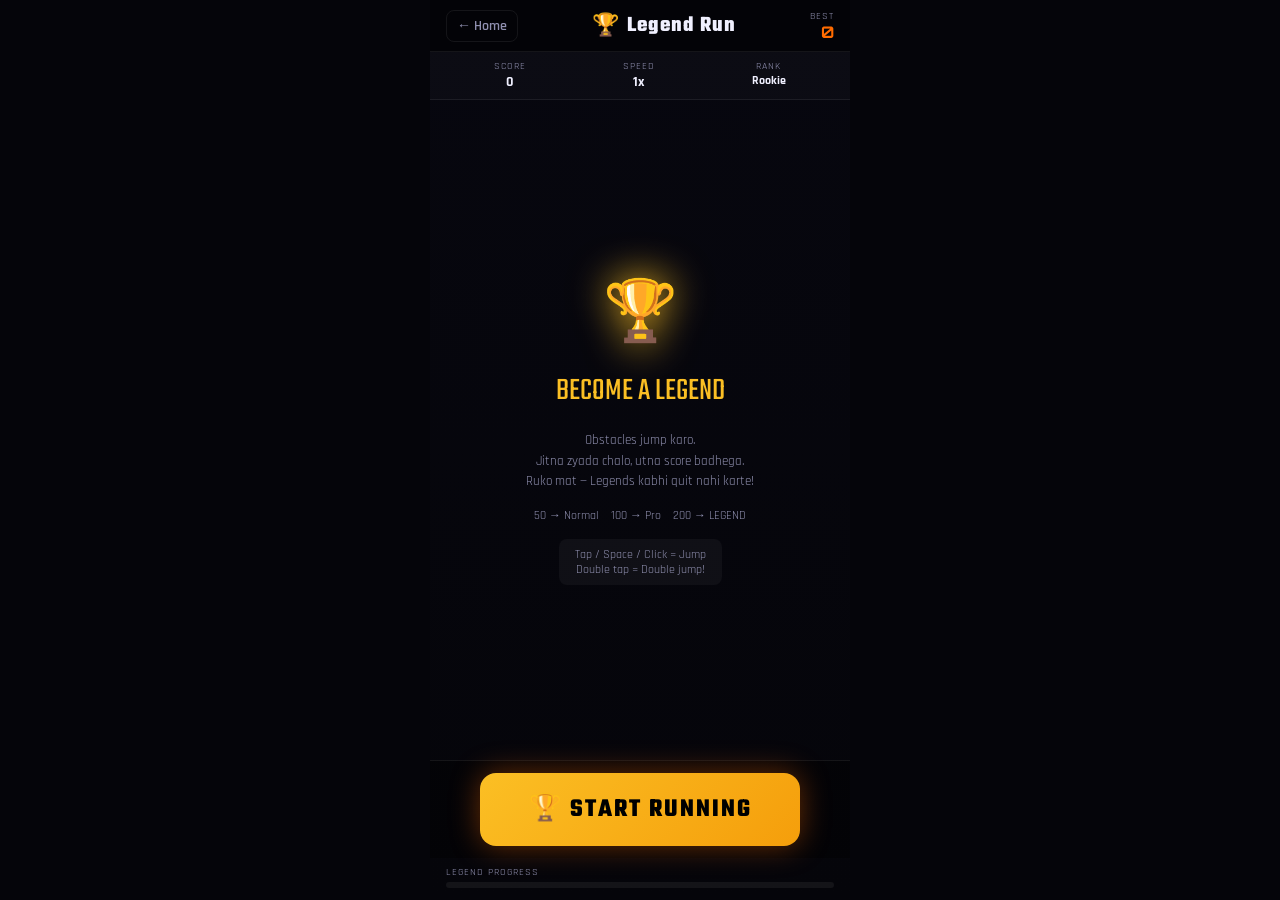
<file: games/legend-run/index.html>
<!DOCTYPE html>
<html lang="hi">
<head>
  <meta charset="UTF-8"/>
  <meta name="viewport" content="width=device-width, initial-scale=1.0, maximum-scale=1.0, user-scalable=no"/>
  <meta name="theme-color" content="#05050a"/>
  <title>Legend Run – Meri Kamai</title>
  <link href="https://fonts.googleapis.com/css2?family=Orbitron:wght@400;700;900&family=Teko:wght@400;600;700&family=Rajdhani:wght@400;600;700&display=swap" rel="stylesheet"/>
  <link rel="stylesheet" href="/assets/css/game-base.css"/>
</head>
<body>
  <div class="game-container">
    <div class="game-header">
      <a href="/" class="back-btn">← Home</a>
      <div class="game-title-wrap">
        <span class="game-emoji">🏆</span>
        <span class="game-name">Legend Run</span>
      </div>
      <div class="header-score">
        <span class="hs-label">Best</span>
        <span class="hs-val" id="bestDisplay">0</span>
      </div>
    </div>

    <div class="stats-bar">
      <div class="stat-item">
        <span class="si-label">Score</span>
        <span class="si-val" id="scoreDisplay">0</span>
      </div>
      <div class="stat-item">
        <span class="si-label">Speed</span>
        <span class="si-val" id="speedDisplay">1x</span>
      </div>
      <div class="stat-item">
        <span class="si-label">Rank</span>
        <span class="si-val rank-val" id="rankDisplay">Rookie</span>
      </div>
    </div>

    <div class="game-area" style="padding:8px;gap:6px">

      <!-- IDLE -->
      <div id="lrIdle" style="display:flex;flex-direction:column;align-items:center;gap:16px;text-align:center;padding:16px">
        <div style="font-size:60px;filter:drop-shadow(0 0 20px #fbbf24)">🏆</div>
        <div style="font-family:'Teko',sans-serif;font-size:32px;color:#fbbf24">BECOME A LEGEND</div>
        <div style="font-size:13px;color:var(--text2);line-height:1.6;max-width:280px">
          Obstacles jump karo.<br/>
          Jitna zyada chalo, utna score badhega.<br/>
          Ruko mat — Legends kabhi quit nahi karte!
        </div>
        <div style="display:flex;gap:12px;font-size:12px;color:var(--text2)">
          <span>50 → Normal</span>
          <span>100 → Pro</span>
          <span>200 → LEGEND</span>
        </div>
        <div style="font-size:12px;color:var(--text2);background:rgba(255,255,255,0.04);padding:8px 16px;border-radius:8px">
          Tap / Space / Click = Jump<br/>Double tap = Double jump!
        </div>
      </div>

      <!-- PLAYING -->
      <div id="lrPlaying" style="display:none;flex-direction:column;align-items:center;gap:6px;width:100%">
        <div style="font-family:'Orbitron',sans-serif;font-size:clamp(44px,11vw,64px);font-weight:900;color:#fbbf24;text-shadow:0 0 30px rgba(251,191,36,0.6)" id="lrScore">0</div>
        <div style="font-family:'Teko',sans-serif;font-size:18px;letter-spacing:2px;color:var(--text2)" id="lrRankLabel">ROOKIE</div>
        <canvas id="lrCanvas" class="game-canvas"></canvas>
        <div class="feedback-msg" id="lrFeedback" style="font-size:16px;min-height:22px"></div>
      </div>

      <!-- RESULT -->
      <div id="lrResult" style="display:none;flex-direction:column;align-items:center;gap:12px;text-align:center;width:100%">
        <div style="font-size:50px" id="lrResultEmoji">💀</div>
        <div style="font-family:'Orbitron',sans-serif;font-size:52px;font-weight:900;color:#fbbf24" id="lrFinalScore">0</div>
        <div style="font-family:'Teko',sans-serif;font-size:24px" id="lrResultTitle">GAME OVER</div>
        <div style="font-size:14px;color:var(--text2)" id="lrResultMsg"></div>
        <div class="result-card" style="max-width:280px">
          <div style="font-size:12px;color:var(--text2)">RANK ACHIEVED</div>
          <div style="font-family:'Teko',sans-serif;font-size:30px;color:#fbbf24;margin:4px 0" id="lrFinalRank">—</div>
          <div style="font-size:12px;color:var(--purple)" id="lrCompare">—</div>
        </div>
      </div>
    </div>

    <div class="controls-area">
      <div class="ctrl-state" id="lrIdleCtrl">
        <button class="btn-game-primary" id="lrBtnStart" style="background:linear-gradient(135deg,#fbbf24,#f59e0b);color:#000">🏆 START RUNNING</button>
      </div>
      <div class="ctrl-state hidden" id="lrPlayCtrl">
        <button class="btn-game-stop" id="lrBtnJump" style="background:linear-gradient(135deg,#fbbf24,#f59e0b);color:#000;animation:none;box-shadow:0 0 30px rgba(251,191,36,0.4)">
          ↑ JUMP!
        </button>
      </div>
      <div class="ctrl-state hidden" id="lrResultCtrl">
        <button class="btn-game-primary" id="lrBtnRetry" style="background:linear-gradient(135deg,#fbbf24,#f59e0b);color:#000">🔄 RETRY</button>
        <button class="btn-game-secondary" id="lrBtnHome">🏠 Home</button>
      </div>
    </div>

    <div class="progress-section">
      <div class="ps-label">Legend Progress</div>
      <div class="ps-bar"><div class="ps-fill" id="lrProgress" style="width:0%;background:linear-gradient(90deg,#fbbf24,#f59e0b)"></div></div>
    </div>
  </div>

  <script src="/common/storage.js"></script>
  <script>
    const canvas = document.getElementById('lrCanvas');
    const ctx = canvas.getContext('2d');

    const G = {
      state: 'idle',
      score: 0,
      best: 0,
      speed: 4,
      animId: null,
      player: { x: 60, y: 0, vy: 0, onGround: true, jumps: 0, maxJumps: 2 },
      obstacles: [],
      particles: [],
      stars: [],
      bgX: 0,
      groundY: 0,
      spawnTimer: 0,
      spawnInterval: 80,
      frameCount: 0,
      alive: true,
    };

    const PLAYER_W = 28, PLAYER_H = 32;
    const OBS_W = 20;

    const SFX = {
      ctx: null,
      init() { if (!this.ctx) this.ctx = new (window.AudioContext || window.webkitAudioContext)(); },
      play(type) {
        try {
          this.init();
          const o = this.ctx.createOscillator(); const g = this.ctx.createGain();
          o.connect(g); g.connect(this.ctx.destination);
          if (type === 'jump') { o.frequency.setValueAtTime(300, this.ctx.currentTime); o.frequency.exponentialRampToValueAtTime(600, this.ctx.currentTime+0.1); g.gain.setValueAtTime(0.08, this.ctx.currentTime); g.gain.exponentialRampToValueAtTime(0.001, this.ctx.currentTime+0.15); }
          else if (type === 'die') { o.type='sawtooth'; o.frequency.setValueAtTime(400, this.ctx.currentTime); o.frequency.exponentialRampToValueAtTime(60, this.ctx.currentTime+0.5); g.gain.setValueAtTime(0.2, this.ctx.currentTime); g.gain.exponentialRampToValueAtTime(0.001, this.ctx.currentTime+0.5); }
          else if (type === 'score') { o.frequency.value = 880; g.gain.setValueAtTime(0.05, this.ctx.currentTime); g.gain.exponentialRampToValueAtTime(0.001, this.ctx.currentTime+0.08); }
          o.start(); o.stop(this.ctx.currentTime+0.6);
        } catch(e) {}
      }
    };

    function resize() {
      const W = Math.min(360, window.innerWidth - 32);
      const H = 180;
      canvas.width = W; canvas.height = H;
      G.groundY = H - 30;
      if (!G.alive) return;
      G.player.y = G.groundY - PLAYER_H;
      // Init stars
      G.stars = [];
      for (let i = 0; i < 30; i++) {
        G.stars.push({ x: Math.random()*W, y: Math.random()*(H*0.6), r: Math.random()*1.5+0.5, s: Math.random()*0.5+0.5 });
      }
    }
    resize();
    window.addEventListener('resize', () => { if (G.state === 'playing') resize(); });

    function jump() {
      if (!G.alive) return;
      if (G.player.jumps < G.player.maxJumps) {
        SFX.play('jump');
        G.player.vy = -10;
        G.player.onGround = false;
        G.player.jumps++;
        // particle burst
        for (let i = 0; i < 5; i++) {
          G.particles.push({ x: G.player.x + PLAYER_W/2, y: G.player.y + PLAYER_H, vx: (Math.random()-0.5)*3, vy: Math.random()*2, life: 30, color: '#fbbf24', r: 3 });
        }
      }
    }

    function getRank(score) {
      if (score >= 200) return { title: 'LEGEND 🏆', color: '#fbbf24' };
      if (score >= 100) return { title: 'PRO ⚡', color: '#ff6b00' };
      if (score >= 50) return { title: 'SKILLED 💪', color: '#8b5cf6' };
      if (score >= 20) return { title: 'BEGINNER', color: '#00d4ff' };
      return { title: 'ROOKIE', color: '#888' };
    }

    function spawnObstacle() {
      const W = canvas.width;
      const types = [
        { w: 20, h: 36, color: '#ff4444' },
        { w: 20, h: 52, color: '#ff6b00' },
        { w: 30, h: 24, color: '#cc00ff' },
        { w: 16, h: 60, color: '#ff0088' },
      ];
      const t = types[Math.floor(Math.random() * types.length)];
      G.obstacles.push({
        x: W + 20,
        y: G.groundY - t.h,
        w: t.w,
        h: t.h,
        color: t.color,
        passed: false,
      });
    }

    function gameLoop() {
      if (G.state !== 'playing' || !G.alive) return;
      G.frameCount++;
      const W = canvas.width; const H = canvas.height;

      // Speed increase
      G.speed = 4 + Math.floor(G.score / 20) * 0.4;
      const speedMult = (G.speed / 4).toFixed(1);
      document.getElementById('speedDisplay').textContent = speedMult + 'x';

      // Physics
      G.player.vy += 0.55; // gravity
      G.player.y += G.player.vy;
      if (G.player.y >= G.groundY - PLAYER_H) {
        G.player.y = G.groundY - PLAYER_H;
        G.player.vy = 0;
        G.player.onGround = true;
        G.player.jumps = 0;
      }

      // Spawn
      G.spawnTimer++;
      const interval = Math.max(30, G.spawnInterval - Math.floor(G.score / 10) * 3);
      if (G.spawnTimer >= interval) {
        spawnObstacle();
        G.spawnTimer = 0;
      }

      // Score
      if (G.frameCount % 6 === 0) {
        G.score++;
        if (G.score % 10 === 0) SFX.play('score');
        document.getElementById('lrScore').textContent = G.score;
        document.getElementById('scoreDisplay').textContent = G.score;
        document.getElementById('lrProgress').style.width = Math.min(100, G.score / 2) + '%';
        const rank = getRank(G.score);
        document.getElementById('lrRankLabel').textContent = rank.title;
        document.getElementById('lrRankLabel').style.color = rank.color;
        document.getElementById('rankDisplay').textContent = rank.title;
      }

      ctx.clearRect(0, 0, W, H);

      // Sky gradient
      const sky = ctx.createLinearGradient(0, 0, 0, H);
      sky.addColorStop(0, '#07070f');
      sky.addColorStop(1, '#0f0a18');
      ctx.fillStyle = sky;
      ctx.fillRect(0, 0, W, H);

      // Stars
      G.bgX -= G.speed * 0.2;
      G.stars.forEach(s => {
        s.x -= s.s * 0.3;
        if (s.x < 0) s.x = W;
        ctx.fillStyle = 'rgba(255,255,255,0.5)';
        ctx.beginPath(); ctx.arc(s.x, s.y, s.r, 0, Math.PI*2); ctx.fill();
      });

      // Ground
      ctx.fillStyle = '#1a1a2e';
      ctx.fillRect(0, G.groundY, W, H - G.groundY);
      ctx.fillStyle = 'rgba(251,191,36,0.15)';
      ctx.fillRect(0, G.groundY, W, 2);

      // Moving ground lines
      const lineOffset = (G.frameCount * G.speed) % 60;
      ctx.strokeStyle = 'rgba(251,191,36,0.08)';
      ctx.lineWidth = 1;
      for (let x = -60 + lineOffset; x < W + 60; x += 60) {
        ctx.beginPath(); ctx.moveTo(x, G.groundY); ctx.lineTo(x - 30, H); ctx.stroke();
      }

      // Particles
      G.particles = G.particles.filter(p => p.life > 0);
      G.particles.forEach(p => {
        p.x += p.vx; p.y += p.vy; p.life -= 3;
        ctx.save(); ctx.globalAlpha = p.life / 30;
        ctx.fillStyle = p.color;
        ctx.beginPath(); ctx.arc(p.x, p.y, p.r, 0, Math.PI*2); ctx.fill();
        ctx.restore();
      });

      // Obstacles
      let hit = false;
      G.obstacles = G.obstacles.filter(ob => {
        ob.x -= G.speed;
        if (ob.x + ob.w < 0) return false;

        // Draw
        ctx.save();
        ctx.shadowColor = ob.color;
        ctx.shadowBlur = 10;
        const obGrd = ctx.createLinearGradient(ob.x, ob.y, ob.x, ob.y + ob.h);
        obGrd.addColorStop(0, ob.color);
        obGrd.addColorStop(1, ob.color + '88');
        ctx.fillStyle = obGrd;
        ctx.fillRect(ob.x, ob.y, ob.w, ob.h);
        ctx.restore();

        // Collision (with margin)
        const margin = 4;
        const px = G.player.x + margin;
        const py = G.player.y + margin;
        const pw = PLAYER_W - margin*2;
        const ph = PLAYER_H - margin*2;
        if (px < ob.x + ob.w && px + pw > ob.x && py < ob.y + ob.h && py + ph > ob.y) {
          hit = true;
        }

        // Score for passing
        if (!ob.passed && ob.x + ob.w < G.player.x) {
          ob.passed = true;
        }

        return true;
      });

      // Draw player
      const px = G.player.x, py = G.player.y;
      // Body
      const pGrd = ctx.createLinearGradient(px, py, px + PLAYER_W, py + PLAYER_H);
      pGrd.addColorStop(0, '#fbbf24');
      pGrd.addColorStop(1, '#f59e0b');
      ctx.fillStyle = pGrd;
      ctx.beginPath();
      ctx.roundRect(px, py, PLAYER_W, PLAYER_H, 6);
      ctx.fill();
      // Eyes
      ctx.fillStyle = '#000';
      ctx.beginPath(); ctx.arc(px + PLAYER_W - 8, py + 10, 3, 0, Math.PI*2); ctx.fill();
      // Legs
      if (G.player.onGround) {
        const legAnim = Math.sin(G.frameCount * 0.4) * 4;
        ctx.fillStyle = '#f59e0b';
        ctx.fillRect(px + 4, py + PLAYER_H, 6, 4 + legAnim);
        ctx.fillRect(px + 16, py + PLAYER_H, 6, 4 - legAnim);
      }
      // Glow
      ctx.save();
      ctx.shadowColor = '#fbbf24';
      ctx.shadowBlur = 12;
      ctx.strokeStyle = 'rgba(251,191,36,0.4)';
      ctx.lineWidth = 2;
      ctx.beginPath();
      ctx.roundRect(px, py, PLAYER_W, PLAYER_H, 6);
      ctx.stroke();
      ctx.restore();

      if (hit) {
        SFX.play('die');
        G.alive = false;
        // Death particles
        for (let i = 0; i < 15; i++) {
          G.particles.push({ x: px + PLAYER_W/2, y: py + PLAYER_H/2, vx: (Math.random()-0.5)*6, vy: (Math.random()-0.5)*6 - 2, life: 60, color: '#fbbf24', r: Math.random()*4+2 });
        }
        setTimeout(() => showResult(), 500);
        return;
      }

      G.animId = requestAnimationFrame(gameLoop);
    }

    function showResult() {
      G.state = 'result';
      const s = G.score;
      const isNew = s > G.best;
      if (isNew) G.best = s;
      Storage.set('legendrun', { best: G.best });
      document.getElementById('bestDisplay').textContent = G.best;
      document.getElementById('lrFinalScore').textContent = s;
      const rank = getRank(s);
      document.getElementById('lrFinalRank').textContent = rank.title;
      document.getElementById('lrFinalRank').style.color = rank.color;
      if (s >= 100) { document.getElementById('lrResultEmoji').textContent = '🏆'; document.getElementById('lrResultTitle').textContent = isNew ? 'LEGEND! NEW BEST! 🎉' : 'LEGEND!'; }
      else if (s >= 50) { document.getElementById('lrResultEmoji').textContent = '🔥'; document.getElementById('lrResultTitle').textContent = 'PRO MOVE!'; }
      else if (s >= 20) { document.getElementById('lrResultEmoji').textContent = '💪'; document.getElementById('lrResultTitle').textContent = 'KEEP GOING!'; }
      else { document.getElementById('lrResultEmoji').textContent = '😤'; document.getElementById('lrResultTitle').textContent = 'BEGINNER?'; }
      document.getElementById('lrResultMsg').textContent = isNew ? '🎉 New best! Legendary!' : NearMiss ? NearMiss[Math.floor(Math.random()*NearMiss.length)] : 'Try again!';
      const pct = Math.min(99, Math.floor((s / 200) * 95) + 5);
      document.getElementById('lrCompare').textContent = `Better than ${pct}% players 😏`;
      ['lrIdleCtrl','lrPlayCtrl'].forEach(id => document.getElementById(id).classList.add('hidden'));
      document.getElementById('lrResultCtrl').classList.remove('hidden');
      document.getElementById('lrIdle').style.display = 'none';
      document.getElementById('lrPlaying').style.display = 'none';
      document.getElementById('lrResult').style.display = 'flex';
    }

    function startGame() {
      SFX.init();
      G.state = 'playing';
      G.score = 0; G.speed = 4; G.frameCount = 0;
      G.obstacles = []; G.particles = []; G.spawnTimer = 0; G.alive = true;
      resize();
      G.player.y = G.groundY - PLAYER_H;
      G.player.vy = 0; G.player.jumps = 0; G.player.onGround = true;
      document.getElementById('lrScore').textContent = '0';
      document.getElementById('lrFeedback').textContent = '';
      document.getElementById('lrIdle').style.display = 'none';
      document.getElementById('lrPlaying').style.display = 'flex';
      document.getElementById('lrResult').style.display = 'none';
      document.getElementById('lrIdleCtrl').classList.add('hidden');
      document.getElementById('lrPlayCtrl').classList.remove('hidden');
      document.getElementById('lrResultCtrl').classList.add('hidden');
      G.animId = requestAnimationFrame(gameLoop);
    }

    document.getElementById('lrBtnStart').addEventListener('click', startGame);
    document.getElementById('lrBtnJump').addEventListener('click', jump);
    document.getElementById('lrBtnRetry').addEventListener('click', () => {
      if (window.shouldShowAd && shouldShowAd() && window.showAd) { showAd(startGame); return; }
      startGame();
    });
    document.getElementById('lrBtnHome').addEventListener('click', () => window.location.href = '/');

    canvas.addEventListener('click', jump);
    canvas.addEventListener('touchstart', e => { e.preventDefault(); jump(); }, { passive: false });
    document.addEventListener('keydown', e => {
      if (e.code === 'Space' || e.code === 'ArrowUp') {
        e.preventDefault();
        if (G.state === 'idle') startGame();
        else if (G.state === 'playing') jump();
      }
    });

    // Also allow tap anywhere on game area
    document.getElementById('lrPlayCtrl')?.addEventListener('touchstart', e => { e.preventDefault(); jump(); }, { passive: false });

    const saved = Storage.get('legendrun') || {};
    G.best = saved.best || 0;
    document.getElementById('bestDisplay').textContent = G.best;
  </script>
</body>
</html>
</file>
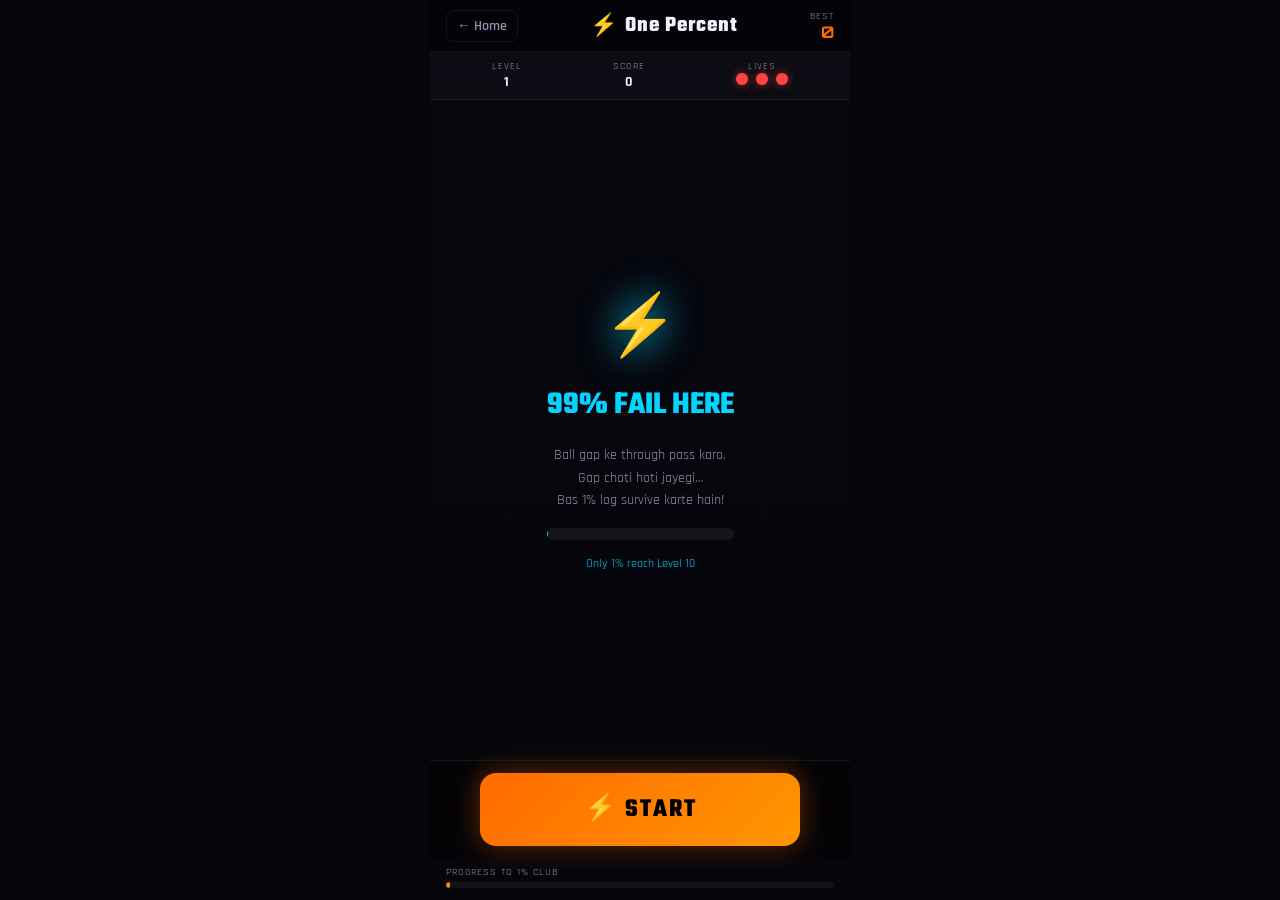
<file: games/one-percent/index.html>
<!DOCTYPE html>
<html lang="hi">
<head>
  <meta charset="UTF-8"/>
  <meta name="viewport" content="width=device-width, initial-scale=1.0, maximum-scale=1.0, user-scalable=no"/>
  <meta name="theme-color" content="#05050a"/>
  <title>One Percent – Meri Kamai</title>
  <link href="https://fonts.googleapis.com/css2?family=Orbitron:wght@400;700;900&family=Teko:wght@400;600;700&family=Rajdhani:wght@400;600;700&display=swap" rel="stylesheet"/>
  <link rel="stylesheet" href="/assets/css/game-base.css"/>
  <style>
    .op-game-wrap {
      width: 100%;
      flex: 1;
      display: flex;
      flex-direction: column;
      align-items: center;
      justify-content: center;
      padding: 16px;
      gap: 16px;
    }
    .op-track {
      width: 100%;
      max-width: 340px;
      height: 80px;
      background: rgba(255,255,255,0.04);
      border-radius: 40px;
      position: relative;
      overflow: hidden;
      border: 1px solid rgba(0,212,255,0.2);
    }
    .op-ball {
      width: 36px; height: 36px;
      background: radial-gradient(circle at 40% 35%, #fff, var(--cyan));
      border-radius: 50%;
      position: absolute;
      top: 50%;
      transform: translateY(-50%);
      box-shadow: 0 0 20px var(--cyan), 0 0 40px rgba(0,212,255,0.3);
      transition: none;
    }
    .op-wall-left, .op-wall-right {
      position: absolute;
      top: 0; bottom: 0;
      background: #ff4444;
      box-shadow: 0 0 15px rgba(255,68,68,0.6);
    }
    .op-wall-left { left: 0; }
    .op-wall-right { right: 0; }
    .op-gap-indicator {
      position: absolute;
      top: 50%;
      transform: translateY(-50%);
      height: 6px;
      background: var(--green);
      border-radius: 3px;
      opacity: 0.6;
    }
    .op-score-big {
      font-family: 'Orbitron', sans-serif;
      font-size: clamp(60px, 16vw, 90px);
      font-weight: 900;
      color: var(--cyan);
      text-shadow: 0 0 30px rgba(0,212,255,0.6);
      line-height: 1;
    }
    .op-level-label {
      font-family: 'Teko', sans-serif;
      font-size: 18px;
      color: var(--text2);
      letter-spacing: 2px;
      text-transform: uppercase;
    }
    .op-gap-display {
      font-size: 14px;
      color: var(--text2);
      letter-spacing: 1px;
    }
    .percent-bar {
      width: 100%;
      max-width: 340px;
      height: 12px;
      background: rgba(255,255,255,0.06);
      border-radius: 6px;
      overflow: hidden;
    }
    .percent-fill {
      height: 100%;
      background: linear-gradient(90deg, var(--green), var(--cyan));
      border-radius: 6px;
      transition: width 0.3s;
    }
    .lives-display {
      display: flex;
      gap: 8px;
    }
    .life-dot {
      width: 12px; height: 12px;
      border-radius: 50%;
      background: var(--red);
      box-shadow: 0 0 8px rgba(255,68,68,0.6);
      transition: all 0.3s;
    }
    .life-dot.used {
      background: rgba(255,255,255,0.1);
      box-shadow: none;
    }
  </style>
</head>
<body>
  <div class="game-container">
    <div class="game-header">
      <a href="/" class="back-btn">← Home</a>
      <div class="game-title-wrap">
        <span class="game-emoji">⚡</span>
        <span class="game-name">One Percent</span>
      </div>
      <div class="header-score">
        <span class="hs-label">Best</span>
        <span class="hs-val" id="bestDisplay">0</span>
      </div>
    </div>

    <div class="stats-bar">
      <div class="stat-item">
        <span class="si-label">Level</span>
        <span class="si-val" id="levelDisplay">1</span>
      </div>
      <div class="stat-item">
        <span class="si-label">Score</span>
        <span class="si-val" id="scoreDisplay">0</span>
      </div>
      <div class="stat-item">
        <span class="si-label">Lives</span>
        <span class="si-val lives-display" id="livesDisplay">
          <span class="life-dot"></span>
          <span class="life-dot"></span>
          <span class="life-dot"></span>
        </span>
      </div>
    </div>

    <div class="game-area op-game-wrap" id="gameArea">
      <!-- IDLE STATE -->
      <div id="opIdle" style="text-align:center;display:flex;flex-direction:column;align-items:center;gap:16px">
        <div style="font-size:60px;filter:drop-shadow(0 0 20px #00d4ff)">⚡</div>
        <div style="font-family:'Teko',sans-serif;font-size:32px;font-weight:700;color:var(--cyan)">99% FAIL HERE</div>
        <div style="font-size:14px;color:var(--text2);text-align:center;line-height:1.6;max-width:280px">
          Ball gap ke through pass karo.<br/>Gap choti hoti jayegi…<br/>Bas 1% log survive karte hain!
        </div>
        <div class="percent-bar" style="max-width:200px">
          <div class="percent-fill" style="width:1%"></div>
        </div>
        <div style="font-size:12px;color:var(--cyan)">Only 1% reach Level 10</div>
      </div>

      <!-- PLAYING STATE -->
      <div id="opPlaying" style="display:none;width:100%;display:none;flex-direction:column;align-items:center;gap:12px">
        <div class="op-score-big" id="opScore">0</div>
        <div class="op-level-label">LEVEL <span id="opLevel">1</span></div>

        <div class="op-track" id="opTrack">
          <div class="op-wall-left" id="wallLeft"></div>
          <div class="op-wall-right" id="wallRight"></div>
          <div class="op-gap-indicator" id="gapIndicator"></div>
          <div class="op-ball" id="opBall"></div>
        </div>

        <div class="op-gap-display">Gap: <span id="gapSize">—</span>px | Ball: <span id="ballPos">—</span></div>
        <div class="feedback-msg" id="opFeedback"></div>
      </div>

      <!-- RESULT STATE -->
      <div id="opResult" style="display:none;flex-direction:column;align-items:center;gap:12px;text-align:center;width:100%">
        <div style="font-size:50px" id="opResultEmoji">💀</div>
        <div style="font-family:'Orbitron',sans-serif;font-size:48px;font-weight:900;color:var(--cyan)" id="opFinalScore">0</div>
        <div style="font-family:'Teko',sans-serif;font-size:20px;font-weight:600" id="opResultTitle">FAILED</div>
        <div style="font-size:14px;color:var(--text2)" id="opResultMsg"></div>
        <div style="font-size:13px;color:var(--purple)" id="opCompare"></div>
        <div class="result-card" style="padding:12px;max-width:280px">
          <div style="font-size:12px;color:var(--text2);margin-bottom:6px">LEVEL REACHED</div>
          <div style="font-family:'Teko',sans-serif;font-size:28px;color:var(--accent)" id="opLevelReached">—</div>
        </div>
      </div>
    </div>

    <div class="controls-area">
      <div class="ctrl-state" id="idleCtrl">
        <button class="btn-game-primary" id="opBtnStart">⚡ START</button>
      </div>
      <div class="ctrl-state hidden" id="playCtrl">
        <button class="btn-game-stop" id="opBtnTap" style="background:linear-gradient(135deg,#00d4ff,#0088ff);box-shadow:0 0 30px rgba(0,212,255,0.5);animation:none">
          🎯 TAP TO PASS!
        </button>
        <div class="ctrl-hint2">Ball ko gap ke beech se pass karo</div>
      </div>
      <div class="ctrl-state hidden" id="resultCtrl">
        <button class="btn-game-primary" id="opBtnRetry">🔄 RETRY</button>
        <button class="btn-game-secondary" id="opBtnHome">🏠 Home</button>
      </div>
    </div>

    <div class="progress-section">
      <div class="ps-label">Progress to 1% Club</div>
      <div class="ps-bar"><div class="ps-fill" id="opProgress" style="width:1%"></div></div>
    </div>
  </div>

  <script src="/common/storage.js"></script>
  <script>
    const G = {
      state: 'idle',
      score: 0,
      level: 1,
      lives: 3,
      best: 0,
      gapWidth: 120,
      gapPos: 0,
      ballPos: 50,
      ballDir: 1,
      ballSpeed: 2.5,
      animId: null,
      trackWidth: 340,
    };

    const SFX = {
      ctx: null,
      init() { if (!this.ctx) this.ctx = new (window.AudioContext || window.webkitAudioContext)(); },
      play(type) {
        try {
          this.init();
          const o = this.ctx.createOscillator(); const g = this.ctx.createGain();
          o.connect(g); g.connect(this.ctx.destination);
          if (type === 'pass') {
            o.frequency.setValueAtTime(880, this.ctx.currentTime);
            o.frequency.exponentialRampToValueAtTime(1200, this.ctx.currentTime + 0.1);
            g.gain.setValueAtTime(0.12, this.ctx.currentTime);
            g.gain.exponentialRampToValueAtTime(0.001, this.ctx.currentTime + 0.15);
          } else if (type === 'fail') {
            o.type = 'sawtooth';
            o.frequency.setValueAtTime(300, this.ctx.currentTime);
            o.frequency.exponentialRampToValueAtTime(80, this.ctx.currentTime + 0.4);
            g.gain.setValueAtTime(0.2, this.ctx.currentTime);
            g.gain.exponentialRampToValueAtTime(0.001, this.ctx.currentTime + 0.4);
          } else if (type === 'levelup') {
            [523, 659, 784, 1047, 1319].forEach((f, i) => {
              const o2 = this.ctx.createOscillator(); const g2 = this.ctx.createGain();
              o2.connect(g2); g2.connect(this.ctx.destination);
              o2.frequency.value = f; g2.gain.setValueAtTime(0.08, this.ctx.currentTime + i*0.06);
              g2.gain.exponentialRampToValueAtTime(0.001, this.ctx.currentTime + i*0.06 + 0.15);
              o2.start(this.ctx.currentTime + i*0.06); o2.stop(this.ctx.currentTime + i*0.06 + 0.15);
            });
          }
          o.start(); o.stop(this.ctx.currentTime + 0.5);
        } catch(e) {}
      }
    };

    const $ = id => document.getElementById(id);

    function initLevel() {
      G.gapWidth = Math.max(30, 120 - G.level * 9);
      G.ballSpeed = 1.5 + G.level * 0.35;
      G.trackWidth = $('opTrack').offsetWidth || 340;
      G.gapPos = Math.random() * (G.trackWidth - G.gapWidth - 20) + 10;
      G.ballPos = (G.trackWidth / 2) - 18;
      G.ballDir = Math.random() > 0.5 ? 1 : -1;
      updateVisuals();
      $('opLevel').textContent = G.level;
      $('levelDisplay').textContent = G.level;
      $('gapSize').textContent = Math.round(G.gapWidth);
    }

    function updateVisuals() {
      const ball = $('opBall');
      const wallL = $('wallLeft');
      const wallR = $('wallRight');
      const gap = $('gapIndicator');
      if (!ball) return;

      ball.style.left = G.ballPos + 'px';
      wallL.style.width = G.gapPos + 'px';
      const rightStart = G.gapPos + G.gapWidth;
      wallR.style.left = rightStart + 'px';
      wallR.style.width = (G.trackWidth - rightStart) + 'px';
      gap.style.left = G.gapPos + 'px';
      gap.style.width = G.gapWidth + 'px';
      $('ballPos').textContent = Math.round(G.ballPos);
      $('opScore').textContent = G.score;
      $('scoreDisplay').textContent = G.score;
    }

    function gameLoop() {
      if (G.state !== 'playing') return;
      G.ballPos += G.ballDir * G.ballSpeed;
      G.trackWidth = $('opTrack').offsetWidth || 340;
      if (G.ballPos <= 0) { G.ballPos = 0; G.ballDir = 1; }
      if (G.ballPos >= G.trackWidth - 36) { G.ballPos = G.trackWidth - 36; G.ballDir = -1; }
      updateVisuals();
      G.animId = requestAnimationFrame(gameLoop);
    }

    function setState(s) {
      G.state = s;
      $('opIdle').style.display = s === 'idle' ? 'flex' : 'none';
      $('opPlaying').style.display = s === 'playing' ? 'flex' : 'none';
      $('opResult').style.display = s === 'result' ? 'flex' : 'none';
      $('idleCtrl').classList.toggle('hidden', s !== 'idle');
      $('playCtrl').classList.toggle('hidden', s !== 'playing');
      $('resultCtrl').classList.toggle('hidden', s !== 'result');
    }

    function startGame() {
      SFX.init();
      G.score = 0; G.level = 1; G.lives = 3;
      updateLives();
      $('opFeedback').textContent = '';
      initLevel();
      setState('playing');
      G.animId = requestAnimationFrame(gameLoop);
    }

    function tapAction() {
      if (G.state !== 'playing') return;
      SFX.init();
      const ballCenter = G.ballPos + 18;
      const gapLeft = G.gapPos;
      const gapRight = G.gapPos + G.gapWidth;
      const isInGap = ballCenter > gapLeft + 2 && ballCenter < gapRight - 2;

      if (isInGap) {
        // SUCCESS
        G.score++;
        SFX.play('pass');
        $('opFeedback').textContent = ['Perfect! 🎯', 'Nice! ⚡', 'Clean! 🔥', '1% move! 👑'][Math.floor(Math.random()*4)];
        $('opFeedback').style.color = 'var(--green)';
        $('opProgress').style.width = Math.min(100, G.score * 10) + '%';
        $('opScore').style.color = '#00ff88';
        setTimeout(() => { if($('opScore')) $('opScore').style.color = 'var(--cyan)'; }, 200);

        if (G.score % 5 === 0) {
          G.level++;
          SFX.play('levelup');
          $('opFeedback').textContent = `LEVEL ${G.level}! 🔥`;
          setTimeout(() => initLevel(), 500);
        } else {
          initLevel();
        }
      } else {
        // FAIL
        G.lives--;
        SFX.play('fail');
        updateLives();
        $('opFeedback').textContent = NearMiss ? NearMiss[Math.floor(Math.random()*NearMiss.length)] : 'Miss! Try again 😤';
        $('opFeedback').style.color = 'var(--red)';
        document.querySelector('.game-container').classList.add('flash-red');
        setTimeout(() => document.querySelector('.game-container').classList.remove('flash-red'), 300);

        if (G.lives <= 0) {
          cancelAnimationFrame(G.animId);
          setTimeout(() => showResult(), 400);
        } else {
          initLevel();
        }
      }
    }

    function updateLives() {
      const dots = $('livesDisplay').querySelectorAll('.life-dot');
      dots.forEach((d, i) => d.classList.toggle('used', i >= G.lives));
    }

    function showResult() {
      setState('result');
      const isNew = G.score > G.best;
      if (isNew) G.best = G.score;
      Storage.set('onepct', { best: G.best });

      $('opFinalScore').textContent = G.score;
      $('opLevelReached').textContent = 'Level ' + G.level;
      $('bestDisplay').textContent = G.best;

      if (G.score === 0) {
        $('opResultEmoji').textContent = '💀';
        $('opResultTitle').textContent = '99% WALI FEELING 😅';
        $('opResultMsg').textContent = 'Beginner ki tarah start — par giving up mat karo!';
      } else if (G.score < 5) {
        $('opResultEmoji').textContent = '😤';
        $('opResultTitle').textContent = 'NOT BAD!';
        $('opResultMsg').textContent = 'Practice karo — 1% tak pahunchna hai!';
      } else if (G.score < 10) {
        $('opResultEmoji').textContent = '🔥';
        $('opResultTitle').textContent = 'PRO LEVEL!';
        $('opResultMsg').textContent = 'Sirf kuch aur — 1% Club ke door nahi!';
      } else {
        $('opResultEmoji').textContent = '👑';
        $('opResultTitle').textContent = '1% CLUB! LEGEND!';
        $('opResultMsg').textContent = 'Tum 99% logon se behtar ho!';
      }
      const pct = Math.min(99, Math.floor((G.score / 20) * 95) + 1);
      $('opCompare').textContent = `You are better than ${pct}% players 😏`;
    }

    $('opBtnStart').addEventListener('click', startGame);
    $('opBtnTap').addEventListener('click', tapAction);
    $('opBtnRetry').addEventListener('click', () => {
      if (window.shouldShowAd && shouldShowAd() && window.showAd) { showAd(startGame); return; }
      startGame();
    });
    $('opBtnHome').addEventListener('click', () => window.location.href = '/');
    document.addEventListener('keydown', e => { if (e.code === 'Space') { e.preventDefault(); if (G.state === 'idle') startGame(); else if (G.state === 'playing') tapAction(); } });

    const saved = Storage.get('onepct') || {};
    G.best = saved.best || 0;
    $('bestDisplay').textContent = G.best;
    setState('idle');
  </script>
</body>
</html>
</file>
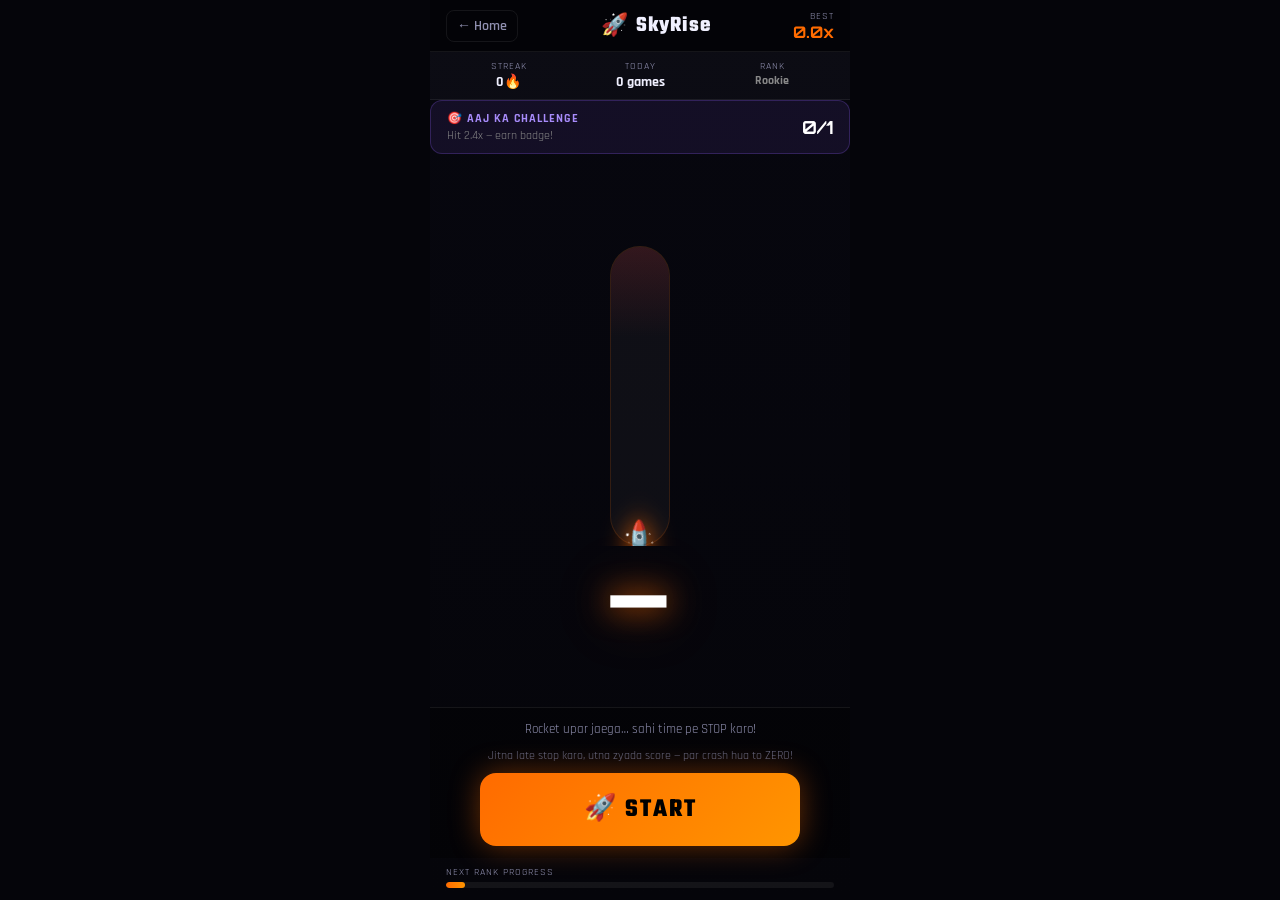
<file: games/skyrise/index.html>
<!DOCTYPE html>
<html lang="hi">
<head>
  <meta charset="UTF-8"/>
  <meta name="viewport" content="width=device-width, initial-scale=1.0, maximum-scale=1.0, user-scalable=no"/>
  <meta name="theme-color" content="#05050a"/>
  <title>SkyRise – Meri Kamai</title>
  <link href="https://fonts.googleapis.com/css2?family=Orbitron:wght@400;700;900&family=Teko:wght@400;600;700&family=Rajdhani:wght@400;600;700&display=swap" rel="stylesheet"/>
  <link rel="stylesheet" href="/assets/css/game-base.css"/>
  <style>
    .rocket-wrap {
      position: relative;
      width: 100%;
      height: 340px;
      display: flex;
      align-items: flex-end;
      justify-content: center;
      overflow: hidden;
    }
    .rocket-track {
      width: 60px;
      height: 300px;
      background: rgba(255,255,255,0.04);
      border-radius: 30px;
      position: relative;
      overflow: visible;
      border: 1px solid rgba(255,107,0,0.15);
    }
    .rocket-fill {
      position: absolute;
      bottom: 0; left: 0; right: 0;
      background: linear-gradient(to top, #ff6b00, #ffcc00, #00ff88);
      border-radius: 30px;
      transition: none;
      width: 100%;
    }
    .rocket-emoji {
      position: absolute;
      left: 50%;
      transform: translateX(-50%) rotate(-45deg);
      font-size: 32px;
      filter: drop-shadow(0 0 12px #ff6b00);
      transition: none;
      z-index: 2;
    }
    .rocket-trail {
      position: absolute;
      left: 50%;
      transform: translateX(-50%);
      width: 6px;
      background: linear-gradient(to bottom, transparent, rgba(255,107,0,0.6));
      bottom: 0;
      border-radius: 3px;
    }
    .multiplier-display {
      font-family: 'Orbitron', sans-serif;
      font-size: clamp(56px, 14vw, 80px);
      font-weight: 900;
      text-align: center;
      color: #fff;
      text-shadow: 0 0 30px rgba(255,107,0,0.8), 0 0 60px rgba(255,107,0,0.4);
      letter-spacing: 2px;
      margin: 8px 0;
      line-height: 1;
    }
    .multiplier-display.crash {
      color: #ff4444 !important;
      text-shadow: 0 0 30px rgba(255,68,68,0.8) !important;
      animation: shakeX 0.4s ease;
    }
    @keyframes shakeX {
      0%,100%{transform:translateX(0)}
      20%{transform:translateX(-8px)}
      40%{transform:translateX(8px)}
      60%{transform:translateX(-6px)}
      80%{transform:translateX(6px)}
    }
    .danger-zone {
      position: absolute;
      top: 0; left: 0; right: 0;
      height: 30%;
      background: linear-gradient(to bottom, rgba(255,68,68,0.15), transparent);
      border-radius: 30px 30px 0 0;
      pointer-events: none;
    }
    #crashAnim {
      position: absolute;
      font-size: 60px;
      top: 50%;
      left: 50%;
      transform: translate(-50%,-50%);
      display: none;
      animation: popIn 0.4s ease;
      z-index: 10;
    }
    @keyframes popIn {
      0%{transform:translate(-50%,-50%) scale(0.3);opacity:0}
      60%{transform:translate(-50%,-50%) scale(1.3)}
      100%{transform:translate(-50%,-50%) scale(1);opacity:1}
    }
    .daily-challenge {
      background: rgba(139,92,246,0.1);
      border: 1px solid rgba(139,92,246,0.25);
      border-radius: 12px;
      padding: 10px 16px;
      display: flex;
      align-items: center;
      justify-content: space-between;
      margin-bottom: 12px;
    }
    .dc-label { font-size: 12px; color: #a78bfa; font-weight: 700; letter-spacing: 1px; }
    .dc-target { font-family: 'Orbitron', sans-serif; font-size: 18px; color: #fff; font-weight: 700; }
    .stars-container {
      position: absolute;
      width: 100%; height: 100%;
      top: 0; left: 0;
      pointer-events: none;
      overflow: hidden;
    }
    .star-particle {
      position: absolute;
      font-size: 16px;
      animation: starFloat 1s ease-out forwards;
      pointer-events: none;
    }
    @keyframes starFloat {
      0% { opacity: 1; transform: translateY(0) scale(1); }
      100% { opacity: 0; transform: translateY(-60px) scale(0.5); }
    }
  </style>
</head>
<body>
  <div class="game-container">
    <!-- Header -->
    <div class="game-header">
      <a href="/" class="back-btn">← Home</a>
      <div class="game-title-wrap">
        <span class="game-emoji">🚀</span>
        <span class="game-name">SkyRise</span>
      </div>
      <div class="header-score">
        <span class="hs-label">Best</span>
        <span class="hs-val" id="bestDisplay">0.0x</span>
      </div>
    </div>

    <!-- Stats Bar -->
    <div class="stats-bar">
      <div class="stat-item">
        <span class="si-label">Streak</span>
        <span class="si-val" id="streakDisplay">0🔥</span>
      </div>
      <div class="stat-item">
        <span class="si-label">Today</span>
        <span class="si-val" id="gamesDisplay">0 games</span>
      </div>
      <div class="stat-item rank-item">
        <span class="si-label">Rank</span>
        <span class="si-val rank-val" id="rankDisplay">Rookie</span>
      </div>
    </div>

    <!-- Daily Challenge -->
    <div class="daily-challenge" id="dailyChallenge">
      <div>
        <div class="dc-label">🎯 AAJ KA CHALLENGE</div>
        <div style="font-size:12px;color:#888;margin-top:2px">Hit <span id="dcTarget">2.5x</span> — earn badge!</div>
      </div>
      <div class="dc-target" id="dcProgress">0/1</div>
    </div>

    <!-- Game Area -->
    <div class="game-area">
      <div class="stars-container" id="starsContainer"></div>
      <div id="crashAnim">💥</div>

      <div class="rocket-wrap">
        <div class="rocket-track" id="rocketTrack">
          <div class="danger-zone"></div>
          <div class="rocket-trail" id="rocketTrail" style="height:0"></div>
          <div class="rocket-fill" id="rocketFill" style="height:0%"></div>
          <div class="rocket-emoji" id="rocketEmoji" style="bottom:-20px">🚀</div>
        </div>
      </div>

      <div class="multiplier-display" id="multDisplay">—</div>

      <div class="feedback-msg" id="feedbackMsg"></div>
    </div>

    <!-- Controls -->
    <div class="controls-area">
      <!-- IDLE -->
      <div class="ctrl-state" id="stateIdle">
        <p class="ctrl-hint">Rocket upar jaega… sahi time pe STOP karo!</p>
        <p class="ctrl-hint2">Jitna late stop karo, utna zyada score — par crash hua to ZERO!</p>
        <button class="btn-game-primary" id="btnStart">
          🚀 START
        </button>
      </div>

      <!-- PLAYING -->
      <div class="ctrl-state hidden" id="statePlaying">
        <div class="risk-meter">
          <div class="rm-label">RISK LEVEL</div>
          <div class="rm-bar"><div class="rm-fill" id="riskFill"></div></div>
        </div>
        <button class="btn-game-stop" id="btnStop">
          ✋ STOP!
        </button>
        <p class="ctrl-hint2">Ab bhi time hai… ya aur risk loge?</p>
      </div>

      <!-- RESULT -->
      <div class="ctrl-state hidden" id="stateResult">
        <div class="result-card" id="resultCard">
          <div class="rc-mult" id="rcMult"></div>
          <div class="rc-msg" id="rcMsg"></div>
          <div class="rc-improvement" id="rcImprovement"></div>
          <div class="rc-compare" id="rcCompare"></div>
        </div>
        <button class="btn-game-primary" id="btnRetry">🔄 RETRY</button>
        <button class="btn-game-secondary" id="btnHome">🏠 Home</button>
      </div>
    </div>

    <!-- You vs Others -->
    <div class="vs-others" id="vsOthers" style="display:none">
      <div class="vo-text">You are better than <span class="vo-pct" id="voPct">—</span>% players 😏</div>
    </div>

    <!-- Progress Bar -->
    <div class="progress-section">
      <div class="ps-label">Next Rank Progress</div>
      <div class="ps-bar"><div class="ps-fill" id="progressFill" style="width:20%"></div></div>
    </div>
  </div>

  <script src="/common/storage.js"></script>
  <script>
    // ===== SKYRISE GAME ENGINE =====
    const GAME = {
      state: 'idle',
      mult: 1.0,
      crashAt: 2.0,
      interval: null,
      prevBest: 0,
      gamesPlayed: 0,
      streak: 0,
      dcTarget: 2.5,
      dcDone: false,
    };

    // Sound engine
    const SFX = {
      ctx: null,
      init() {
        if (!this.ctx) this.ctx = new (window.AudioContext || window.webkitAudioContext)();
      },
      play(type) {
        try {
          this.init();
          const o = this.ctx.createOscillator();
          const g = this.ctx.createGain();
          o.connect(g); g.connect(this.ctx.destination);
          if (type === 'tick') {
            o.frequency.setValueAtTime(440 + GAME.mult * 80, this.ctx.currentTime);
            g.gain.setValueAtTime(0.05, this.ctx.currentTime);
            g.gain.exponentialRampToValueAtTime(0.001, this.ctx.currentTime + 0.1);
            o.start(); o.stop(this.ctx.currentTime + 0.1);
          } else if (type === 'stop') {
            o.frequency.setValueAtTime(660, this.ctx.currentTime);
            o.frequency.exponentialRampToValueAtTime(880, this.ctx.currentTime + 0.15);
            g.gain.setValueAtTime(0.15, this.ctx.currentTime);
            g.gain.exponentialRampToValueAtTime(0.001, this.ctx.currentTime + 0.3);
            o.start(); o.stop(this.ctx.currentTime + 0.3);
          } else if (type === 'crash') {
            o.type = 'sawtooth';
            o.frequency.setValueAtTime(200, this.ctx.currentTime);
            o.frequency.exponentialRampToValueAtTime(50, this.ctx.currentTime + 0.5);
            g.gain.setValueAtTime(0.2, this.ctx.currentTime);
            g.gain.exponentialRampToValueAtTime(0.001, this.ctx.currentTime + 0.5);
            o.start(); o.stop(this.ctx.currentTime + 0.5);
          } else if (type === 'win') {
            [523, 659, 784, 1047].forEach((f, i) => {
              const o2 = this.ctx.createOscillator();
              const g2 = this.ctx.createGain();
              o2.connect(g2); g2.connect(this.ctx.destination);
              o2.frequency.value = f;
              g2.gain.setValueAtTime(0.1, this.ctx.currentTime + i * 0.08);
              g2.gain.exponentialRampToValueAtTime(0.001, this.ctx.currentTime + i * 0.08 + 0.2);
              o2.start(this.ctx.currentTime + i * 0.08);
              o2.stop(this.ctx.currentTime + i * 0.08 + 0.2);
            });
          }
        } catch(e) {}
      }
    };

    // DOM refs
    const $ = id => document.getElementById(id);
    const multDisplay = $('multDisplay');
    const rocketFill = $('rocketFill');
    const rocketEmoji = $('rocketEmoji');
    const rocketTrail = $('rocketTrail');
    const riskFill = $('riskFill');
    const feedbackMsg = $('feedbackMsg');
    const bestDisplay = $('bestDisplay');
    const streakDisplay = $('streakDisplay');
    const gamesDisplay = $('gamesDisplay');
    const rankDisplay = $('rankDisplay');
    const progressFill = $('progressFill');
    const vsOthers = $('vsOthers');
    const voPct = $('voPct');
    const rcMult = $('rcMult');
    const rcMsg = $('rcMsg');
    const rcImprovement = $('rcImprovement');
    const rcCompare = $('rcCompare');
    const crashAnim = $('crashAnim');
    const dcTarget = $('dcTarget');
    const dcProgress = $('dcProgress');

    function loadState() {
      const s = Storage.get('skyrise') || {};
      GAME.prevBest = s.best || 0;
      GAME.gamesPlayed = s.games || 0;
      GAME.streak = s.streak || 0;
      GAME.dcTarget = 1.8 + (new Date().getDate() % 10) * 0.15;
      GAME.dcTarget = Math.round(GAME.dcTarget * 10) / 10;
      GAME.dcDone = s.dcDate === today() && s.dcDone;
    }

    function saveState() {
      Storage.set('skyrise', {
        best: GAME.prevBest,
        games: GAME.gamesPlayed,
        streak: GAME.streak,
        dcDate: today(),
        dcDone: GAME.dcDone,
      });
    }

    function today() {
      return new Date().toISOString().split('T')[0];
    }

    function updateUI() {
      bestDisplay.textContent = GAME.prevBest.toFixed(1) + 'x';
      streakDisplay.textContent = GAME.streak + '🔥';
      gamesDisplay.textContent = GAME.gamesPlayed + ' games';
      dcTarget.textContent = GAME.dcTarget.toFixed(1) + 'x';
      dcProgress.textContent = GAME.dcDone ? '✅' : '0/1';

      if (window.RankSystem) {
        const rank = RankSystem.getRank(GAME.prevBest, 'skyrise');
        rankDisplay.textContent = rank.title;
        rankDisplay.style.color = rank.color;

        const ranks = [0, 1.5, 2.0, 2.5, 3.0, 3.5, 99];
        const idx = ranks.findIndex(r => GAME.prevBest < r) - 1;
        const cur = ranks[Math.max(0, idx)] || 0;
        const next = ranks[Math.min(ranks.length - 1, idx + 1)] || 3.5;
        const pct = next > cur ? ((GAME.prevBest - cur) / (next - cur)) * 100 : 100;
        progressFill.style.width = Math.min(100, Math.max(5, pct)) + '%';
      }
    }

    function setState(s) {
      ['stateIdle', 'statePlaying', 'stateResult'].forEach(id => {
        $(id).classList.toggle('hidden', id !== 'state' + capitalize(s));
      });
      GAME.state = s;
    }

    function capitalize(s) { return s.charAt(0).toUpperCase() + s.slice(1); }

    function generateCrashPoint() {
      // Weighted: more likely 1.2–2.5, rare 3+
      const r = Math.random();
      if (r < 0.25) return 1.0 + Math.random() * 0.5;    // 25%: 1.0–1.5
      if (r < 0.55) return 1.5 + Math.random() * 0.7;    // 30%: 1.5–2.2
      if (r < 0.80) return 2.2 + Math.random() * 0.8;    // 25%: 2.2–3.0
      if (r < 0.95) return 3.0 + Math.random() * 1.0;    // 15%: 3.0–4.0
      return 4.0 + Math.random() * 2.0;                  // 5%: 4.0–6.0
    }

    let tickCount = 0;
    function startGame() {
      SFX.init();
      GAME.mult = 1.0;
      GAME.crashAt = generateCrashPoint();
      tickCount = 0;
      crashAnim.style.display = 'none';
      multDisplay.className = 'multiplier-display';
      multDisplay.textContent = '1.0x';
      feedbackMsg.textContent = '';
      rocketFill.style.height = '0%';
      rocketTrail.style.height = '0';
      rocketEmoji.style.bottom = '-20px';
      vsOthers.style.display = 'none';
      setState('playing');

      GAME.interval = setInterval(() => {
        tickCount++;
        const speed = 0.03 + GAME.mult * 0.008;
        GAME.mult += speed;
        GAME.mult = Math.round(GAME.mult * 100) / 100;

        // Update display
        multDisplay.textContent = GAME.mult.toFixed(2) + 'x';

        // Color based on risk
        const riskPct = GAME.mult / GAME.crashAt;
        if (riskPct > 0.85) multDisplay.style.color = '#ff4444';
        else if (riskPct > 0.65) multDisplay.style.color = '#ffcc00';
        else multDisplay.style.color = '#fff';

        // Rocket visual
        const pct = Math.min(95, ((GAME.mult - 1) / (GAME.crashAt - 1 + 0.5)) * 95);
        rocketFill.style.height = pct + '%';
        rocketEmoji.style.bottom = (pct / 100 * 290 - 10) + 'px';
        rocketTrail.style.height = (pct / 100 * 200) + 'px';

        // Risk meter
        riskFill.style.width = Math.min(100, riskPct * 100) + '%';
        riskFill.style.background = riskPct > 0.8
          ? 'linear-gradient(90deg, #ff4444, #ff0000)'
          : riskPct > 0.6
          ? 'linear-gradient(90deg, #ff6b00, #ffcc00)'
          : 'linear-gradient(90deg, #00ff88, #00d4ff)';

        // Tick sound
        if (tickCount % 5 === 0) SFX.play('tick');

        // Check crash
        if (GAME.mult >= GAME.crashAt) {
          crash();
        }
      }, 80);
    }

    function stopGame() {
      if (GAME.state !== 'playing') return;
      clearInterval(GAME.interval);
      SFX.play('stop');
      const score = GAME.mult;
      showResult(score, false);
    }

    function crash() {
      clearInterval(GAME.interval);
      SFX.play('crash');
      multDisplay.classList.add('crash');
      multDisplay.textContent = '💥 CRASH!';
      rocketEmoji.textContent = '💥';

      // Screen shake
      document.querySelector('.game-container').style.animation = 'shakeX 0.3s ease';
      setTimeout(() => document.querySelector('.game-container').style.animation = '', 400);

      crashAnim.style.display = 'block';
      setTimeout(() => { crashAnim.style.display = 'none'; }, 1200);

      const prevMult = Math.round((GAME.crashAt - 0.15) * 100) / 100;
      setTimeout(() => showResult(prevMult, true), 600);
    }

    function showResult(score, wasCrash) {
      setState('result');
      GAME.gamesPlayed++;

      const isNewBest = score > GAME.prevBest;
      if (isNewBest) {
        GAME.prevBest = score;
        SFX.play('win');
        spawnStars();
      }

      if (!wasCrash) {
        GAME.streak++;
      } else {
        GAME.streak = 0;
      }

      // Daily challenge check
      if (score >= GAME.dcTarget) {
        GAME.dcDone = true;
        dcProgress.textContent = '✅';
      }

      saveState();
      updateUI();

      rcMult.textContent = wasCrash ? '💥 ' + score.toFixed(2) + 'x' : score.toFixed(2) + 'x';
      rcMult.style.color = wasCrash ? '#ff4444' : score >= 3 ? '#00ff88' : score >= 2 ? '#ffcc00' : '#ff6b00';

      // Messages
      const msgs = wasCrash
        ? Feedback.skyrise.crash
        : score >= GAME.crashAt * 0.9
        ? Feedback.skyrise.perfect
        : Feedback.skyrise.late;
      rcMsg.textContent = msgs[Math.floor(Math.random() * msgs.length)];

      // Near miss
      if (!wasCrash && GAME.crashAt - score < 0.2) {
        rcImprovement.textContent = NearMiss[Math.floor(Math.random() * NearMiss.length)];
        rcImprovement.style.color = '#ff6b00';
      } else if (isNewBest) {
        rcImprovement.textContent = '🎉 NEW BEST! ' + score.toFixed(2) + 'x';
        rcImprovement.style.color = '#00ff88';
      } else {
        const prev = Storage.get('skyrise')?.best || 0;
        if (prev > 0) {
          const diff = score - prev;
          rcImprovement.textContent = diff >= 0 ? `↑ ${diff.toFixed(2)}x improvement!` : `Last best: ${prev.toFixed(2)}x`;
          rcImprovement.style.color = diff >= 0 ? '#00ff88' : '#888';
        } else {
          rcImprovement.textContent = '';
        }
      }

      // You vs Others
      const pct = Math.min(99, Math.floor((score / 4.0) * 95));
      voPct.textContent = pct;
      rcCompare.textContent = `You are better than ${pct}% players 😏`;
      rcCompare.style.color = '#8b5cf6';
      vsOthers.style.display = 'block';
    }

    function spawnStars() {
      const container = $('starsContainer');
      const emojis = ['⭐', '🌟', '✨', '🎉', '🔥', '💫'];
      for (let i = 0; i < 8; i++) {
        setTimeout(() => {
          const s = document.createElement('div');
          s.className = 'star-particle';
          s.textContent = emojis[Math.floor(Math.random() * emojis.length)];
          s.style.left = Math.random() * 80 + 10 + '%';
          s.style.top = Math.random() * 60 + 20 + '%';
          container.appendChild(s);
          setTimeout(() => s.remove(), 1000);
        }, i * 80);
      }
    }

    // Event listeners
    $('btnStart').addEventListener('click', startGame);
    $('btnStop').addEventListener('click', stopGame);
    $('btnRetry').addEventListener('click', () => {
      if (window.shouldShowAd && shouldShowAd()) {
        if (window.showAd) { showAd(startGame); return; }
      }
      startGame();
    });
    $('btnHome').addEventListener('click', () => window.location.href = '/');

    // Touch/keyboard
    document.addEventListener('keydown', (e) => {
      if (e.code === 'Space') {
        e.preventDefault();
        if (GAME.state === 'idle') startGame();
        else if (GAME.state === 'playing') stopGame();
      }
    });

    // Init
    loadState();
    updateUI();
  </script>
</body>
</html>
</file>
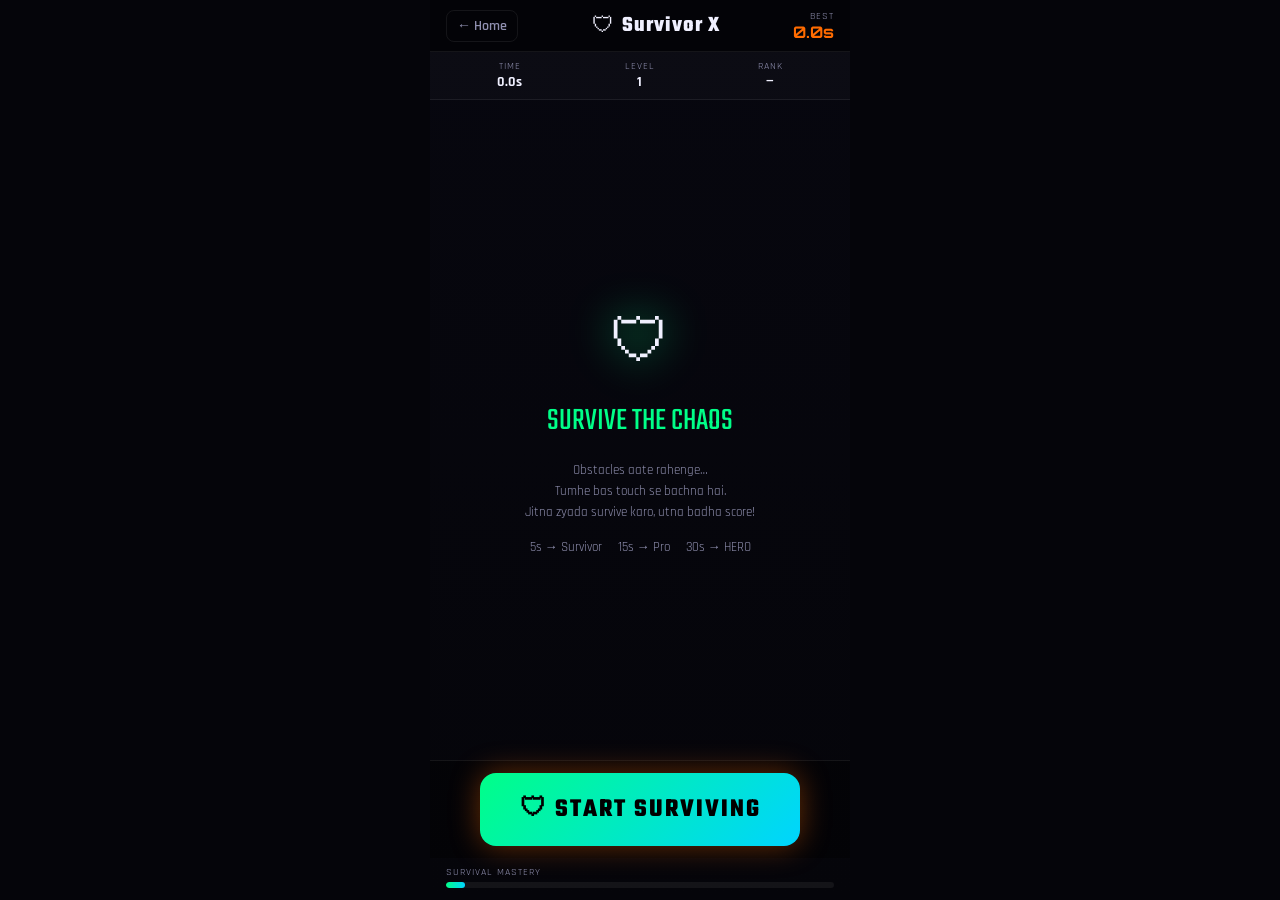
<file: games/survivor-x/index.html>
<!DOCTYPE html>
<html lang="hi">
<head>
  <meta charset="UTF-8"/>
  <meta name="viewport" content="width=device-width, initial-scale=1.0, maximum-scale=1.0, user-scalable=no"/>
  <meta name="theme-color" content="#05050a"/>
  <title>Survivor X – Meri Kamai</title>
  <link href="https://fonts.googleapis.com/css2?family=Orbitron:wght@400;700;900&family=Teko:wght@400;600;700&family=Rajdhani:wght@400;600;700&display=swap" rel="stylesheet"/>
  <link rel="stylesheet" href="/assets/css/game-base.css"/>
  <style>
    #gameCanvas {
      background: #07070f;
      border-radius: 12px;
      border: 1px solid rgba(0,212,255,0.15);
      display: block;
      touch-action: none;
      max-width: 100%;
    }
    .time-display {
      font-family: 'Orbitron', sans-serif;
      font-size: clamp(48px, 14vw, 72px);
      font-weight: 900;
      color: var(--green);
      text-shadow: 0 0 30px rgba(0,255,136,0.6);
      line-height: 1;
    }
    .time-display.danger { color: var(--red); text-shadow: 0 0 30px rgba(255,68,68,0.6); }
    .rank-display {
      font-family: 'Teko', sans-serif;
      font-size: 20px;
      font-weight: 700;
      letter-spacing: 2px;
    }
    .shield-bar {
      width: 100%;
      max-width: 340px;
      height: 10px;
      background: rgba(0,255,136,0.1);
      border-radius: 5px;
      overflow: hidden;
      border: 1px solid rgba(0,255,136,0.2);
    }
    .shield-fill {
      height: 100%;
      background: linear-gradient(90deg, var(--green), var(--cyan));
      border-radius: 5px;
      transition: width 0.1s;
    }
  </style>
</head>
<body>
  <div class="game-container">
    <div class="game-header">
      <a href="/" class="back-btn">← Home</a>
      <div class="game-title-wrap">
        <span class="game-emoji">🛡</span>
        <span class="game-name">Survivor X</span>
      </div>
      <div class="header-score">
        <span class="hs-label">Best</span>
        <span class="hs-val" id="bestDisplay">0s</span>
      </div>
    </div>

    <div class="stats-bar">
      <div class="stat-item">
        <span class="si-label">Time</span>
        <span class="si-val" id="timeDisplay">0.0s</span>
      </div>
      <div class="stat-item">
        <span class="si-label">Level</span>
        <span class="si-val" id="levelDisplay">1</span>
      </div>
      <div class="stat-item">
        <span class="si-label">Rank</span>
        <span class="si-val rank-val" id="rankDisplay">—</span>
      </div>
    </div>

    <div class="game-area" style="padding:8px;gap:8px">

      <!-- IDLE -->
      <div id="svIdle" style="display:flex;flex-direction:column;align-items:center;gap:16px;text-align:center;padding:20px">
        <div style="font-size:60px;filter:drop-shadow(0 0 20px #00ff88)">🛡</div>
        <div style="font-family:'Teko',sans-serif;font-size:32px;color:var(--green)">SURVIVE THE CHAOS</div>
        <div style="font-size:13px;color:var(--text2);line-height:1.6;max-width:280px">
          Obstacles aate rahenge…<br/>
          Tumhe bas touch se bachna hai.<br/>
          Jitna zyada survive karo, utna badha score!
        </div>
        <div style="display:flex;gap:16px;font-size:13px;color:var(--text2)">
          <span>5s → Survivor</span>
          <span>15s → Pro</span>
          <span>30s → HERO</span>
        </div>
      </div>

      <!-- PLAYING -->
      <div id="svPlaying" style="display:none;flex-direction:column;align-items:center;gap:8px;width:100%">
        <div class="time-display" id="svTime">0.0</div>
        <div class="rank-display" id="svRank">—</div>
        <canvas id="gameCanvas"></canvas>
        <div class="shield-bar">
          <div class="shield-fill" id="shieldFill" style="width:100%"></div>
        </div>
        <div style="font-size:12px;color:var(--text2)">Drag to move • Stay alive!</div>
      </div>

      <!-- RESULT -->
      <div id="svResult" style="display:none;flex-direction:column;align-items:center;gap:12px;text-align:center;width:100%">
        <div style="font-size:50px" id="svResultEmoji">⚰️</div>
        <div style="font-family:'Orbitron',sans-serif;font-size:52px;font-weight:900;color:var(--green)" id="svFinalTime">0.0s</div>
        <div style="font-family:'Teko',sans-serif;font-size:24px;font-weight:700" id="svResultTitle">SURVIVED!</div>
        <div style="font-size:14px;color:var(--text2)" id="svResultMsg"></div>
        <div class="result-card" style="max-width:280px">
          <div style="font-size:12px;color:var(--text2);margin-bottom:4px">YOUR RANK</div>
          <div style="font-family:'Teko',sans-serif;font-size:28px;color:var(--green)" id="svFinalRank">—</div>
          <div style="font-size:12px;color:var(--purple);margin-top:4px" id="svCompare">—</div>
        </div>
      </div>
    </div>

    <div class="controls-area">
      <div class="ctrl-state" id="svIdleCtrl">
        <button class="btn-game-primary" id="svBtnStart" style="background:linear-gradient(135deg,#00ff88,#00d4ff);color:#000">🛡 START SURVIVING</button>
      </div>
      <div class="ctrl-state hidden" id="svPlayCtrl">
        <div class="ctrl-hint2">Drag anywhere to move your shield</div>
      </div>
      <div class="ctrl-state hidden" id="svResultCtrl">
        <button class="btn-game-primary" id="svBtnRetry" style="background:linear-gradient(135deg,#00ff88,#00d4ff);color:#000">🔄 RETRY</button>
        <button class="btn-game-secondary" id="svBtnHome">🏠 Home</button>
      </div>
    </div>

    <div class="progress-section">
      <div class="ps-label">Survival Mastery</div>
      <div class="ps-bar"><div class="ps-fill" id="svProgress" style="width:5%;background:linear-gradient(90deg,#00ff88,#00d4ff)"></div></div>
    </div>
  </div>

  <script src="/common/storage.js"></script>
  <script>
    const canvas = document.getElementById('gameCanvas');
    const ctx = canvas.getContext('2d');

    const G = {
      state: 'idle',
      time: 0,
      best: 0,
      player: { x: 0, y: 0, r: 18, targetX: 0, targetY: 0 },
      obstacles: [],
      particles: [],
      startTime: 0,
      animId: null,
      lives: 1,
      shield: 100,
      level: 1,
    };

    const SFX = {
      ctx: null,
      init() { if (!this.ctx) this.ctx = new (window.AudioContext || window.webkitAudioContext)(); },
      play(type) {
        try {
          this.init();
          const o = this.ctx.createOscillator(); const g = this.ctx.createGain();
          o.connect(g); g.connect(this.ctx.destination);
          if (type === 'hit') {
            o.type = 'square'; o.frequency.value = 180;
            g.gain.setValueAtTime(0.1, this.ctx.currentTime);
            g.gain.exponentialRampToValueAtTime(0.001, this.ctx.currentTime + 0.2);
          } else if (type === 'die') {
            o.type = 'sawtooth'; o.frequency.setValueAtTime(400, this.ctx.currentTime);
            o.frequency.exponentialRampToValueAtTime(60, this.ctx.currentTime + 0.6);
            g.gain.setValueAtTime(0.2, this.ctx.currentTime);
            g.gain.exponentialRampToValueAtTime(0.001, this.ctx.currentTime + 0.6);
          }
          o.start(); o.stop(this.ctx.currentTime + 0.6);
        } catch(e) {}
      }
    };

    function resize() {
      const W = Math.min(340, window.innerWidth - 32);
      const H = Math.min(220, window.innerHeight * 0.3);
      canvas.width = W; canvas.height = H;
      G.player.x = W / 2; G.player.y = H / 2;
      G.player.targetX = W / 2; G.player.targetY = H / 2;
    }
    resize();
    window.addEventListener('resize', () => { if (G.state === 'playing') resize(); });

    function spawnObstacle() {
      const W = canvas.width; const H = canvas.height;
      const edge = Math.floor(Math.random() * 4);
      let x, y, vx, vy;
      const speed = 1.5 + G.level * 0.3 + Math.random();
      if (edge === 0) { x = Math.random()*W; y = -20; vx = (Math.random()-0.5)*2; vy = speed; }
      else if (edge === 1) { x = W+20; y = Math.random()*H; vx = -speed; vy = (Math.random()-0.5)*2; }
      else if (edge === 2) { x = Math.random()*W; y = H+20; vx = (Math.random()-0.5)*2; vy = -speed; }
      else { x = -20; y = Math.random()*H; vx = speed; vy = (Math.random()-0.5)*2; }
      const colors = ['#ff4444','#ff6b00','#ff0088','#ffcc00','#cc00ff'];
      G.obstacles.push({ x, y, vx, vy, r: 8 + Math.random()*12, color: colors[Math.floor(Math.random()*colors.length)], hit: false });
    }

    function getRankInfo(t) {
      if (t >= 60) return { title: 'LEGEND 🏆', color: '#fbbf24' };
      if (t >= 30) return { title: 'HERO 🔥', color: '#ff6b00' };
      if (t >= 20) return { title: 'PRO ⚡', color: '#8b5cf6' };
      if (t >= 10) return { title: 'SKILLED 💪', color: '#00d4ff' };
      if (t >= 5) return { title: 'SURVIVOR 🛡', color: '#00ff88' };
      return { title: 'ROOKIE', color: '#888' };
    }

    let lastSpawn = 0;
    function gameLoop(ts) {
      if (G.state !== 'playing') return;
      const elapsed = (Date.now() - G.startTime) / 1000;
      G.time = elapsed;
      G.level = 1 + Math.floor(elapsed / 5);

      document.getElementById('timeDisplay').textContent = elapsed.toFixed(1) + 's';
      document.getElementById('svTime').textContent = elapsed.toFixed(1);
      document.getElementById('levelDisplay').textContent = G.level;

      const rank = getRankInfo(elapsed);
      document.getElementById('svRank').textContent = rank.title;
      document.getElementById('svRank').style.color = rank.color;
      document.getElementById('rankDisplay').textContent = rank.title;

      // Spawn obstacles
      const spawnRate = Math.max(400, 1200 - G.level * 60);
      if (ts - lastSpawn > spawnRate) {
        const count = 1 + Math.floor(G.level / 3);
        for (let i = 0; i < count; i++) spawnObstacle();
        lastSpawn = ts;
      }

      const W = canvas.width; const H = canvas.height;
      ctx.clearRect(0, 0, W, H);

      // Background grid
      ctx.strokeStyle = 'rgba(255,255,255,0.03)';
      ctx.lineWidth = 1;
      for (let x = 0; x < W; x += 30) { ctx.beginPath(); ctx.moveTo(x,0); ctx.lineTo(x,H); ctx.stroke(); }
      for (let y = 0; y < H; y += 30) { ctx.beginPath(); ctx.moveTo(0,y); ctx.lineTo(W,y); ctx.stroke(); }

      // Lerp player to target
      G.player.x += (G.player.targetX - G.player.x) * 0.15;
      G.player.y += (G.player.targetY - G.player.y) * 0.15;
      G.player.x = Math.max(G.player.r, Math.min(W - G.player.r, G.player.x));
      G.player.y = Math.max(G.player.r, Math.min(H - G.player.r, G.player.y));

      // Draw player
      const grd = ctx.createRadialGradient(G.player.x, G.player.y, 0, G.player.x, G.player.y, G.player.r);
      grd.addColorStop(0, '#ffffff');
      grd.addColorStop(0.5, '#00d4ff');
      grd.addColorStop(1, 'rgba(0,212,255,0)');
      ctx.beginPath();
      ctx.arc(G.player.x, G.player.y, G.player.r, 0, Math.PI*2);
      ctx.fillStyle = grd;
      ctx.fill();
      // Shield ring
      ctx.beginPath();
      ctx.arc(G.player.x, G.player.y, G.player.r + 4, 0, Math.PI*2);
      ctx.strokeStyle = 'rgba(0,212,255,0.5)';
      ctx.lineWidth = 2;
      ctx.stroke();

      // Particles
      G.particles = G.particles.filter(p => p.life > 0);
      G.particles.forEach(p => {
        p.x += p.vx; p.y += p.vy; p.life -= 2;
        ctx.save(); ctx.globalAlpha = p.life / 100;
        ctx.fillStyle = p.color;
        ctx.beginPath(); ctx.arc(p.x, p.y, p.r * (p.life/100), 0, Math.PI*2); ctx.fill();
        ctx.restore();
      });

      // Obstacles
      let dead = false;
      G.obstacles = G.obstacles.filter(ob => {
        ob.x += ob.vx; ob.y += ob.vy;
        if (ob.x < -50 || ob.x > W+50 || ob.y < -50 || ob.y > H+50) return false;

        // Glow
        ctx.save();
        ctx.shadowColor = ob.color;
        ctx.shadowBlur = 12;
        ctx.beginPath();
        ctx.arc(ob.x, ob.y, ob.r, 0, Math.PI*2);
        ctx.fillStyle = ob.color;
        ctx.fill();
        ctx.restore();

        // Collision
        if (!ob.hit) {
          const dx = G.player.x - ob.x; const dy = G.player.y - ob.y;
          const dist = Math.sqrt(dx*dx + dy*dy);
          if (dist < G.player.r + ob.r - 4) {
            ob.hit = true;
            SFX.play('hit');
            // Particles
            for (let i = 0; i < 8; i++) {
              G.particles.push({ x: ob.x, y: ob.y, vx: (Math.random()-0.5)*4, vy: (Math.random()-0.5)*4, r: 4, color: ob.color, life: 80 });
            }
            dead = true;
          }
        }
        return !ob.hit;
      });

      if (dead) {
        SFX.play('die');
        cancelAnimationFrame(G.animId);
        setTimeout(() => showResult(), 300);
        return;
      }

      // Shield bar
      document.getElementById('shieldFill').style.width = '100%';
      document.getElementById('svProgress').style.width = Math.min(100, (elapsed / 60) * 100) + '%';

      G.animId = requestAnimationFrame(gameLoop);
    }

    function showResult() {
      G.state = 'result';
      const t = G.time;
      const isNew = t > G.best;
      if (isNew) G.best = t;
      Storage.set('survivor', { best: G.best });
      document.getElementById('bestDisplay').textContent = G.best.toFixed(1) + 's';
      document.getElementById('svFinalTime').textContent = t.toFixed(1) + 's';
      const rank = getRankInfo(t);
      document.getElementById('svFinalRank').textContent = rank.title;
      document.getElementById('svFinalRank').style.color = rank.color;
      if (t >= 30) document.getElementById('svResultEmoji').textContent = '🏆';
      else if (t >= 10) document.getElementById('svResultEmoji').textContent = '🔥';
      else document.getElementById('svResultEmoji').textContent = '💥';
      document.getElementById('svResultTitle').textContent = isNew ? 'NEW BEST! 🎉' : rank.title;
      document.getElementById('svResultMsg').textContent = t < 5 ? 'Aur practice karo!' : t < 15 ? 'Accha tha! Aur try karo 💪' : 'Zabardast survival! 🔥';
      const pct = Math.min(99, Math.floor((t / 60) * 95) + 5);
      document.getElementById('svCompare').textContent = `You are better than ${pct}% players 😏`;
      ['svIdleCtrl','svPlayCtrl'].forEach(id => document.getElementById(id).classList.add('hidden'));
      document.getElementById('svResultCtrl').classList.remove('hidden');
      document.getElementById('svIdle').style.display = 'none';
      document.getElementById('svPlaying').style.display = 'none';
      document.getElementById('svResult').style.display = 'flex';
    }

    function startGame() {
      SFX.init();
      G.state = 'playing';
      G.obstacles = []; G.particles = [];
      G.startTime = Date.now();
      G.time = 0;
      resize();
      lastSpawn = 0;
      document.getElementById('svIdle').style.display = 'none';
      document.getElementById('svPlaying').style.display = 'flex';
      document.getElementById('svResult').style.display = 'none';
      document.getElementById('svIdleCtrl').classList.add('hidden');
      document.getElementById('svPlayCtrl').classList.remove('hidden');
      document.getElementById('svResultCtrl').classList.add('hidden');
      G.animId = requestAnimationFrame(gameLoop);
    }

    // Touch/mouse controls
    function getPos(e) {
      const rect = canvas.getBoundingClientRect();
      const touch = e.touches ? e.touches[0] : e;
      return { x: touch.clientX - rect.left, y: touch.clientY - rect.top };
    }
    canvas.addEventListener('touchmove', e => { e.preventDefault(); const p = getPos(e); G.player.targetX = p.x; G.player.targetY = p.y; }, { passive: false });
    canvas.addEventListener('mousemove', e => { const p = getPos(e); G.player.targetX = p.x; G.player.targetY = p.y; });

    // Also allow full screen drag
    document.addEventListener('touchmove', e => {
      if (G.state === 'playing') {
        const rect = canvas.getBoundingClientRect();
        const t = e.touches[0];
        G.player.targetX = t.clientX - rect.left;
        G.player.targetY = t.clientY - rect.top;
      }
    }, { passive: false });

    document.getElementById('svBtnStart').addEventListener('click', startGame);
    document.getElementById('svBtnRetry').addEventListener('click', () => {
      if (window.shouldShowAd && shouldShowAd() && window.showAd) { showAd(startGame); return; }
      startGame();
    });
    document.getElementById('svBtnHome').addEventListener('click', () => window.location.href = '/');

    const saved = Storage.get('survivor') || {};
    G.best = saved.best || 0;
    document.getElementById('bestDisplay').textContent = G.best.toFixed(1) + 's';
  </script>
</body>
</html>
</file>
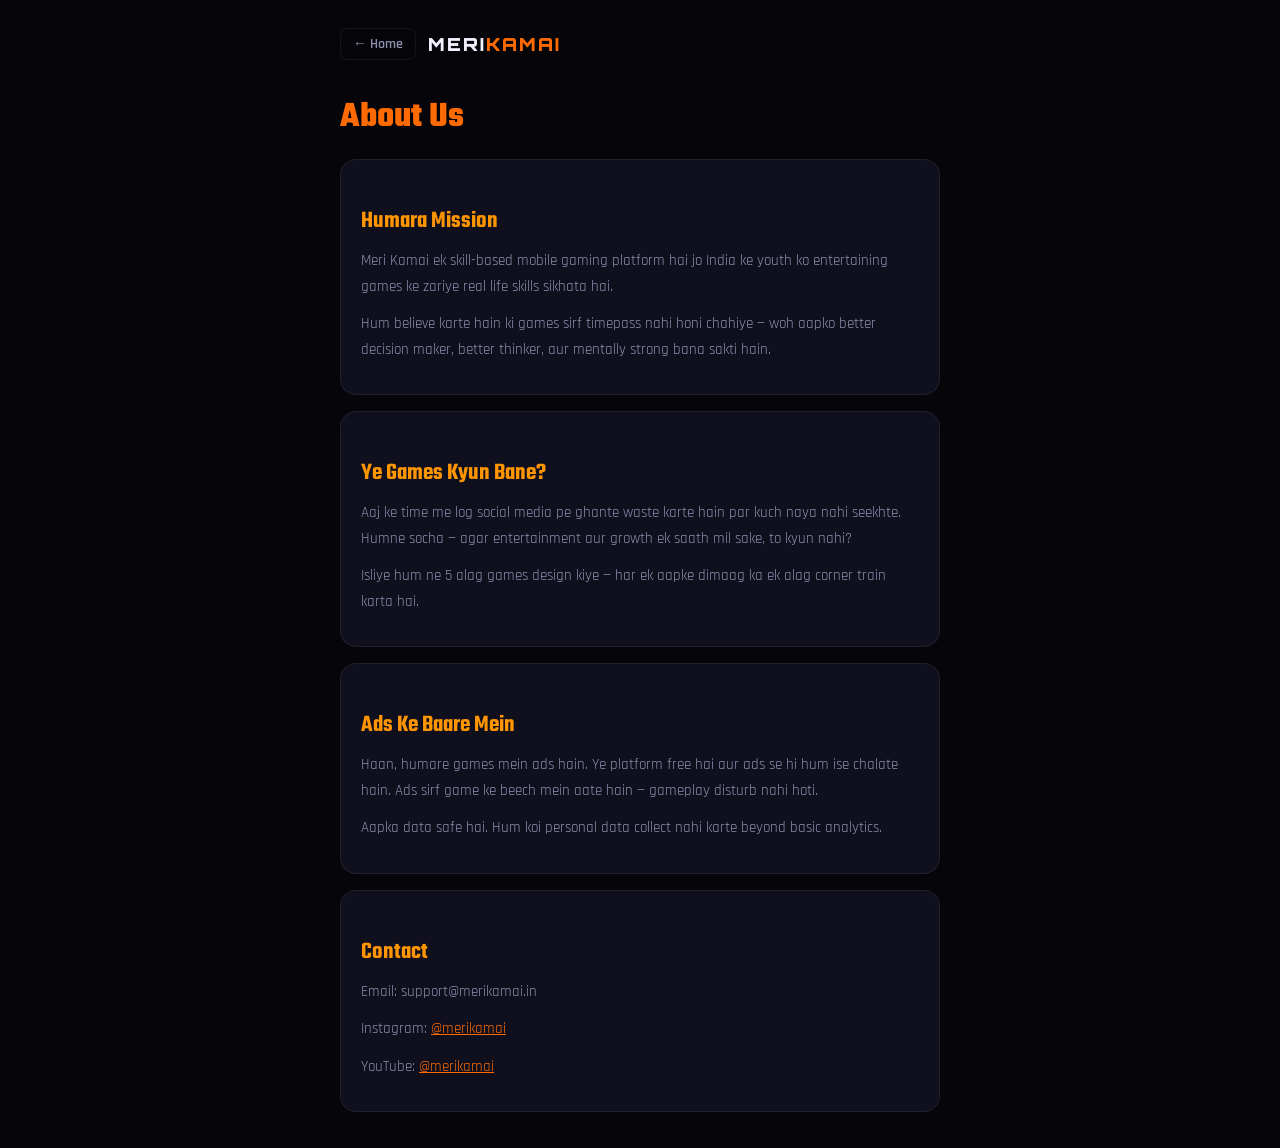
<file: pages/about.html>
<!DOCTYPE html>
<html lang="hi">
<head>
  <meta charset="UTF-8"/>
  <meta name="viewport" content="width=device-width, initial-scale=1.0"/>
  <title>About – Meri Kamai</title>
  <link href="https://fonts.googleapis.com/css2?family=Orbitron:wght@700;900&family=Teko:wght@600;700&family=Rajdhani:wght@400;600&display=swap" rel="stylesheet"/>
  <style>
    *{margin:0;padding:0;box-sizing:border-box}
    body{background:#05050a;color:#f0f0ff;font-family:'Rajdhani',sans-serif;min-height:100vh;padding:20px}
    .top{display:flex;align-items:center;gap:12px;margin-bottom:32px;padding-top:8px}
    .back{color:#9090b0;text-decoration:none;font-size:14px;font-weight:600;padding:6px 12px;border:1px solid rgba(255,255,255,0.07);border-radius:8px}
    .logo{font-family:'Orbitron',sans-serif;font-weight:900;font-size:18px;letter-spacing:2px}
    .logo span{color:#ff6b00}
    h1{font-family:'Teko',sans-serif;font-size:36px;font-weight:700;color:#ff6b00;margin-bottom:16px}
    h2{font-family:'Teko',sans-serif;font-size:24px;font-weight:600;margin:24px 0 10px;color:#ff9500}
    p{font-size:15px;color:#9090b0;line-height:1.7;margin-bottom:12px}
    .card{background:#0f0f1e;border:1px solid rgba(255,255,255,0.07);border-radius:16px;padding:20px;margin-bottom:16px}
    .max{max-width:600px;margin:0 auto}
  </style>
</head>
<body>
<div class="max">
  <div class="top">
    <a href="/" class="back">← Home</a>
    <div class="logo">MERI<span>KAMAI</span></div>
  </div>
  <h1>About Us</h1>
  <div class="card">
    <h2>Humara Mission</h2>
    <p>Meri Kamai ek skill-based mobile gaming platform hai jo India ke youth ko entertaining games ke zariye real life skills sikhata hai.</p>
    <p>Hum believe karte hain ki games sirf timepass nahi honi chahiye — woh aapko better decision maker, better thinker, aur mentally strong bana sakti hain.</p>
  </div>
  <div class="card">
    <h2>Ye Games Kyun Bane?</h2>
    <p>Aaj ke time me log social media pe ghante waste karte hain par kuch naya nahi seekhte. Humne socha — agar entertainment aur growth ek saath mil sake, to kyun nahi?</p>
    <p>Isliye hum ne 5 alag games design kiye — har ek aapke dimaag ka ek alag corner train karta hai.</p>
  </div>
  <div class="card">
    <h2>Ads Ke Baare Mein</h2>
    <p>Haan, humare games mein ads hain. Ye platform free hai aur ads se hi hum ise chalate hain. Ads sirf game ke beech mein aate hain — gameplay disturb nahi hoti.</p>
    <p>Aapka data safe hai. Hum koi personal data collect nahi karte beyond basic analytics.</p>
  </div>
  <div class="card">
    <h2>Contact</h2>
    <p>Email: support@merikamai.in</p>
    <p>Instagram: <a href="https://instagram.com/merikamai" style="color:#ff6b00">@merikamai</a></p>
    <p>YouTube: <a href="https://youtube.com/@merikamai" style="color:#ff6b00">@merikamai</a></p>
  </div>
</div>
</body>
</html>
</file>
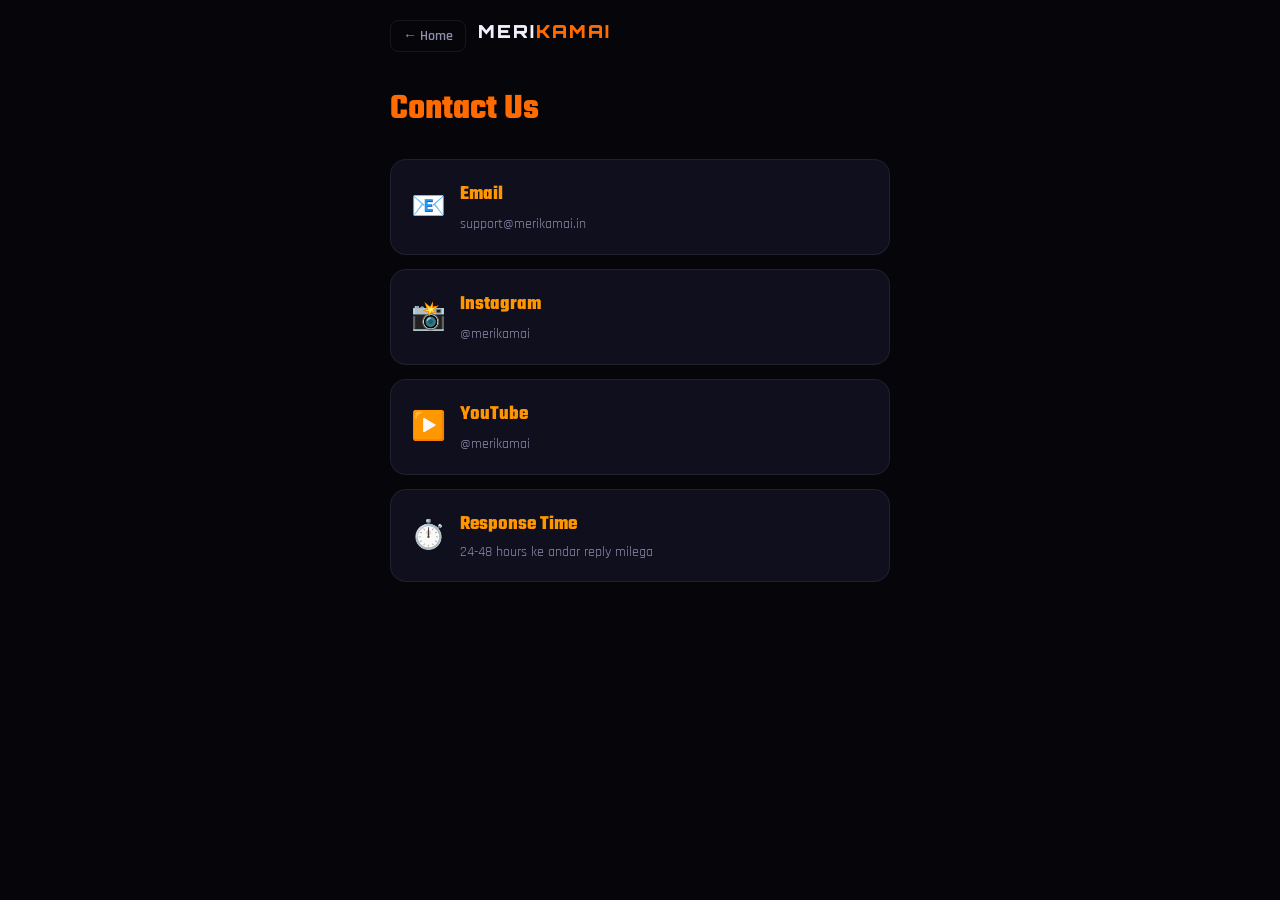
<file: pages/contact.html>
<!DOCTYPE html><html lang="hi"><head><meta charset="UTF-8"/><meta name="viewport" content="width=device-width,initial-scale=1.0"/><title>Contact – Meri Kamai</title><link href="https://fonts.googleapis.com/css2?family=Orbitron:wght@700&family=Teko:wght@700&family=Rajdhani:wght@400;600&display=swap" rel="stylesheet"/><style>*{margin:0;padding:0;box-sizing:border-box}body{background:#05050a;color:#f0f0ff;font-family:'Rajdhani',sans-serif;padding:20px}.top{display:flex;gap:12px;margin-bottom:32px}.back{color:#9090b0;text-decoration:none;font-size:14px;font-weight:600;padding:6px 12px;border:1px solid rgba(255,255,255,0.07);border-radius:8px}.logo{font-family:'Orbitron',sans-serif;font-weight:900;font-size:18px;letter-spacing:2px}.logo span{color:#ff6b00}h1{font-family:'Teko',sans-serif;font-size:36px;color:#ff6b00;margin-bottom:24px}.card{background:#0f0f1e;border:1px solid rgba(255,255,255,0.07);border-radius:16px;padding:20px;margin-bottom:14px;display:flex;gap:14px;align-items:center}.ci{font-size:28px}.ct h3{font-family:'Teko',sans-serif;font-size:20px;color:#ff9500;margin-bottom:4px}.ct a,.ct p{font-size:14px;color:#9090b0;text-decoration:none}.ct a:hover{color:#ff6b00}.max{max-width:500px;margin:0 auto}</style></head><body><div class="max"><div class="top"><a href="/" class="back">← Home</a><div class="logo">MERI<span>KAMAI</span></div></div><h1>Contact Us</h1><div class="card"><div class="ci">📧</div><div class="ct"><h3>Email</h3><a href="mailto:support@merikamai.in">support@merikamai.in</a></div></div><div class="card"><div class="ci">📸</div><div class="ct"><h3>Instagram</h3><a href="https://instagram.com/merikamai" target="_blank">@merikamai</a></div></div><div class="card"><div class="ci">▶️</div><div class="ct"><h3>YouTube</h3><a href="https://youtube.com/@merikamai" target="_blank">@merikamai</a></div></div><div class="card"><div class="ci">⏱️</div><div class="ct"><h3>Response Time</h3><p>24-48 hours ke andar reply milega</p></div></div></div></body></html>
</file>
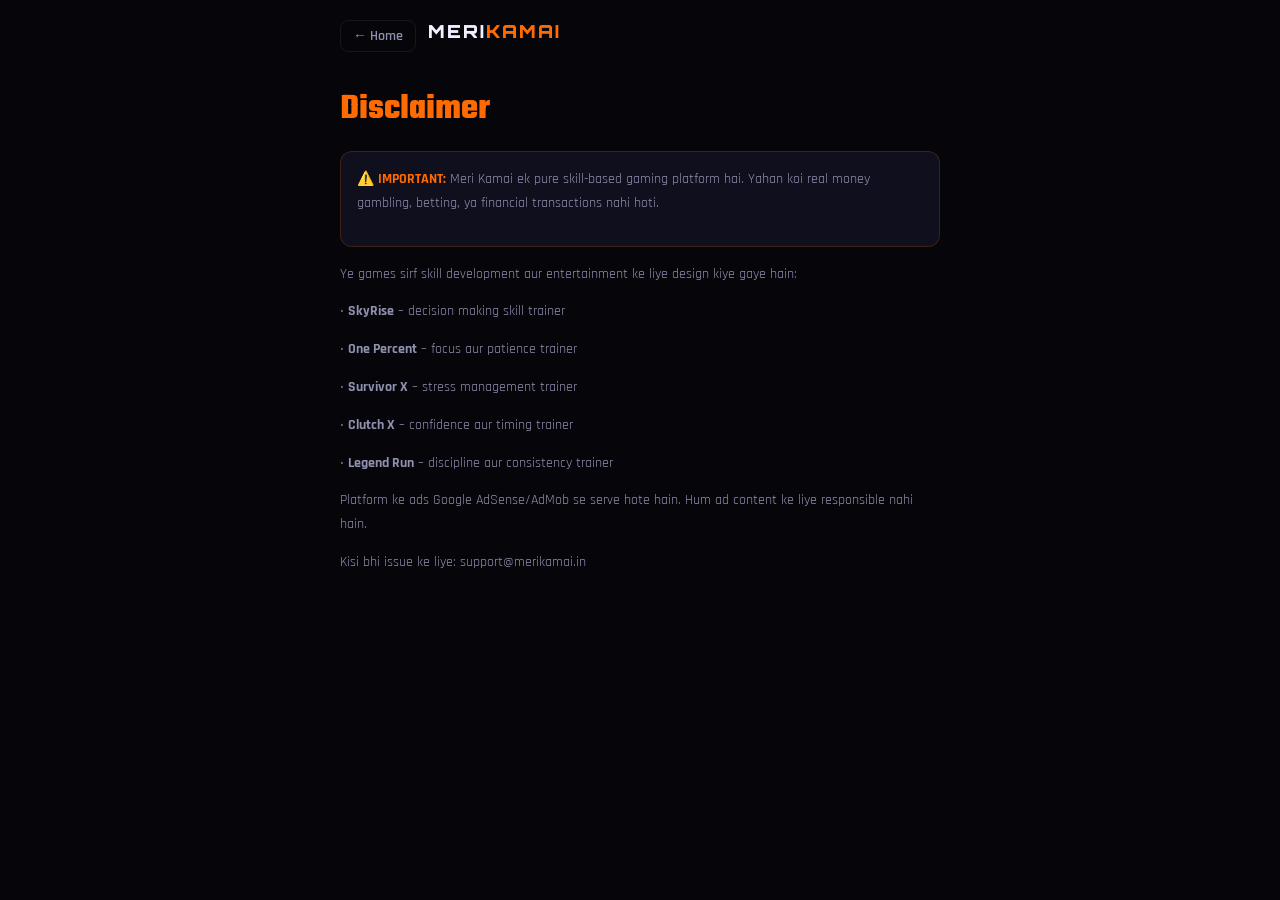
<file: pages/disclaimer.html>
<!DOCTYPE html><html lang="hi"><head><meta charset="UTF-8"/><meta name="viewport" content="width=device-width,initial-scale=1.0"/><title>Disclaimer – Meri Kamai</title><link href="https://fonts.googleapis.com/css2?family=Orbitron:wght@700&family=Teko:wght@700&family=Rajdhani:wght@400;600&display=swap" rel="stylesheet"/><style>*{margin:0;padding:0;box-sizing:border-box}body{background:#05050a;color:#f0f0ff;font-family:'Rajdhani',sans-serif;padding:20px}.top{display:flex;gap:12px;margin-bottom:32px}.back{color:#9090b0;text-decoration:none;font-size:14px;font-weight:600;padding:6px 12px;border:1px solid rgba(255,255,255,0.07);border-radius:8px}.logo{font-family:'Orbitron',sans-serif;font-weight:900;font-size:18px;letter-spacing:2px}.logo span{color:#ff6b00}h1{font-family:'Teko',sans-serif;font-size:36px;color:#ff6b00;margin-bottom:16px}p{font-size:14px;color:#9090b0;line-height:1.7;margin-bottom:14px}.box{background:#0f0f1e;border:1px solid rgba(255,107,0,0.2);border-radius:12px;padding:16px;margin-bottom:16px}.max{max-width:600px;margin:0 auto}</style></head><body><div class="max"><div class="top"><a href="/" class="back">← Home</a><div class="logo">MERI<span>KAMAI</span></div></div><h1>Disclaimer</h1><div class="box"><p>⚠️ <strong style="color:#ff6b00">IMPORTANT:</strong> Meri Kamai ek pure skill-based gaming platform hai. Yahan koi real money gambling, betting, ya financial transactions nahi hoti.</p></div><p>Ye games sirf skill development aur entertainment ke liye design kiye gaye hain:</p><p>• <strong>SkyRise</strong> – decision making skill trainer</p><p>• <strong>One Percent</strong> – focus aur patience trainer</p><p>• <strong>Survivor X</strong> – stress management trainer</p><p>• <strong>Clutch X</strong> – confidence aur timing trainer</p><p>• <strong>Legend Run</strong> – discipline aur consistency trainer</p><p>Platform ke ads Google AdSense/AdMob se serve hote hain. Hum ad content ke liye responsible nahi hain.</p><p>Kisi bhi issue ke liye: support@merikamai.in</p></div></body></html>
</file>
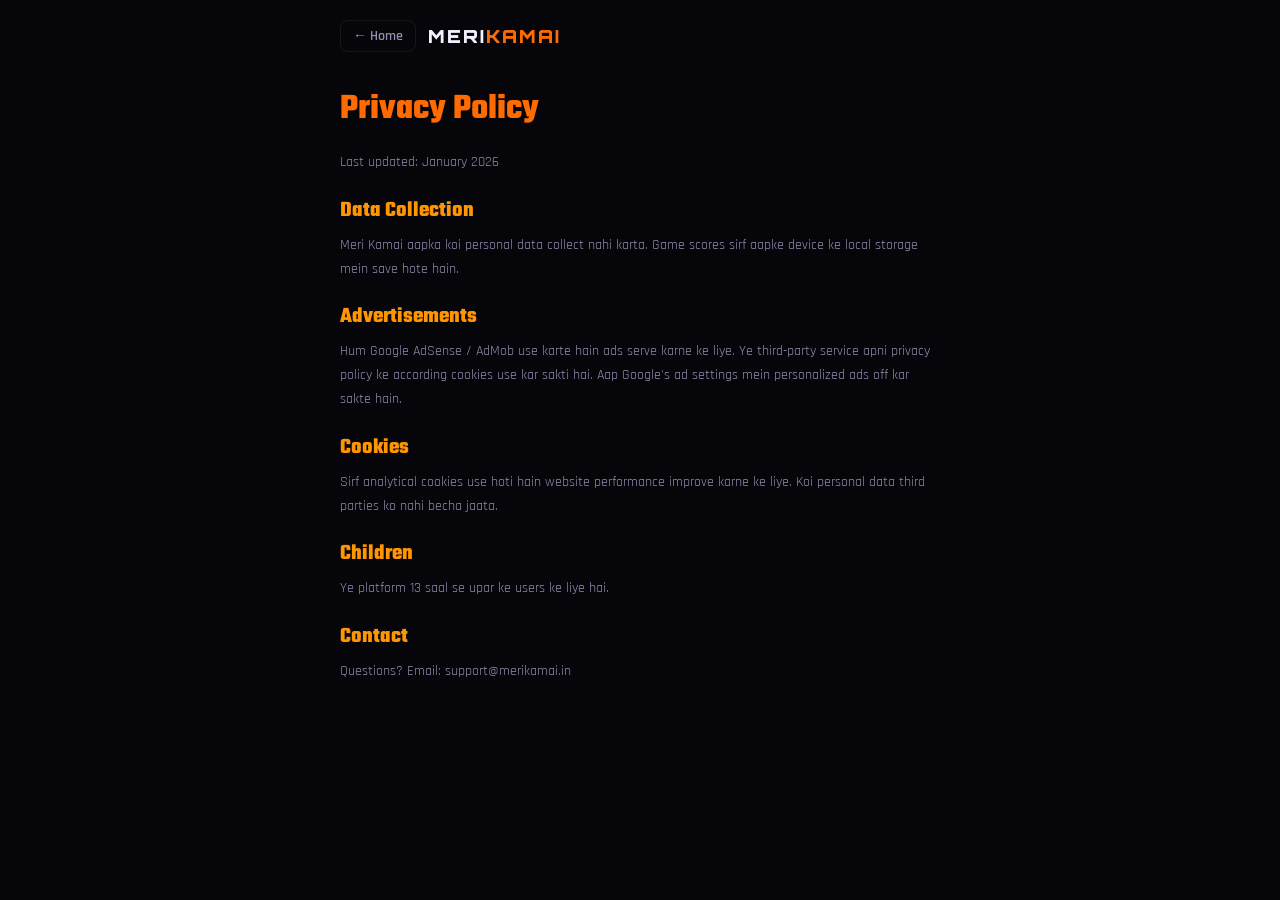
<file: pages/privacy.html>
<!DOCTYPE html>
<html lang="hi">
<head>
  <meta charset="UTF-8"/>
  <meta name="viewport" content="width=device-width, initial-scale=1.0"/>
  <title>Privacy Policy – Meri Kamai</title>
  <link href="https://fonts.googleapis.com/css2?family=Orbitron:wght@700&family=Teko:wght@600;700&family=Rajdhani:wght@400;600&display=swap" rel="stylesheet"/>
  <style>*{margin:0;padding:0;box-sizing:border-box}body{background:#05050a;color:#f0f0ff;font-family:'Rajdhani',sans-serif;min-height:100vh;padding:20px}.top{display:flex;align-items:center;gap:12px;margin-bottom:32px}.back{color:#9090b0;text-decoration:none;font-size:14px;font-weight:600;padding:6px 12px;border:1px solid rgba(255,255,255,0.07);border-radius:8px}.logo{font-family:'Orbitron',sans-serif;font-weight:900;font-size:18px;letter-spacing:2px}.logo span{color:#ff6b00}h1{font-family:'Teko',sans-serif;font-size:36px;color:#ff6b00;margin-bottom:16px}h2{font-family:'Teko',sans-serif;font-size:22px;color:#ff9500;margin:20px 0 8px}p,li{font-size:14px;color:#9090b0;line-height:1.7;margin-bottom:10px}ul{padding-left:20px;margin-bottom:10px}.max{max-width:600px;margin:0 auto}</style>
</head>
<body>
<div class="max">
  <div class="top"><a href="/" class="back">← Home</a><div class="logo">MERI<span>KAMAI</span></div></div>
  <h1>Privacy Policy</h1>
  <p>Last updated: January 2026</p>
  <h2>Data Collection</h2>
  <p>Meri Kamai aapka koi personal data collect nahi karta. Game scores sirf aapke device ke local storage mein save hote hain.</p>
  <h2>Advertisements</h2>
  <p>Hum Google AdSense / AdMob use karte hain ads serve karne ke liye. Ye third-party service apni privacy policy ke according cookies use kar sakti hai. Aap Google's ad settings mein personalized ads off kar sakte hain.</p>
  <h2>Cookies</h2>
  <p>Sirf analytical cookies use hoti hain website performance improve karne ke liye. Koi personal data third parties ko nahi becha jaata.</p>
  <h2>Children</h2>
  <p>Ye platform 13 saal se upar ke users ke liye hai.</p>
  <h2>Contact</h2>
  <p>Questions? Email: support@merikamai.in</p>
</div>
</body>
</html>
</file>
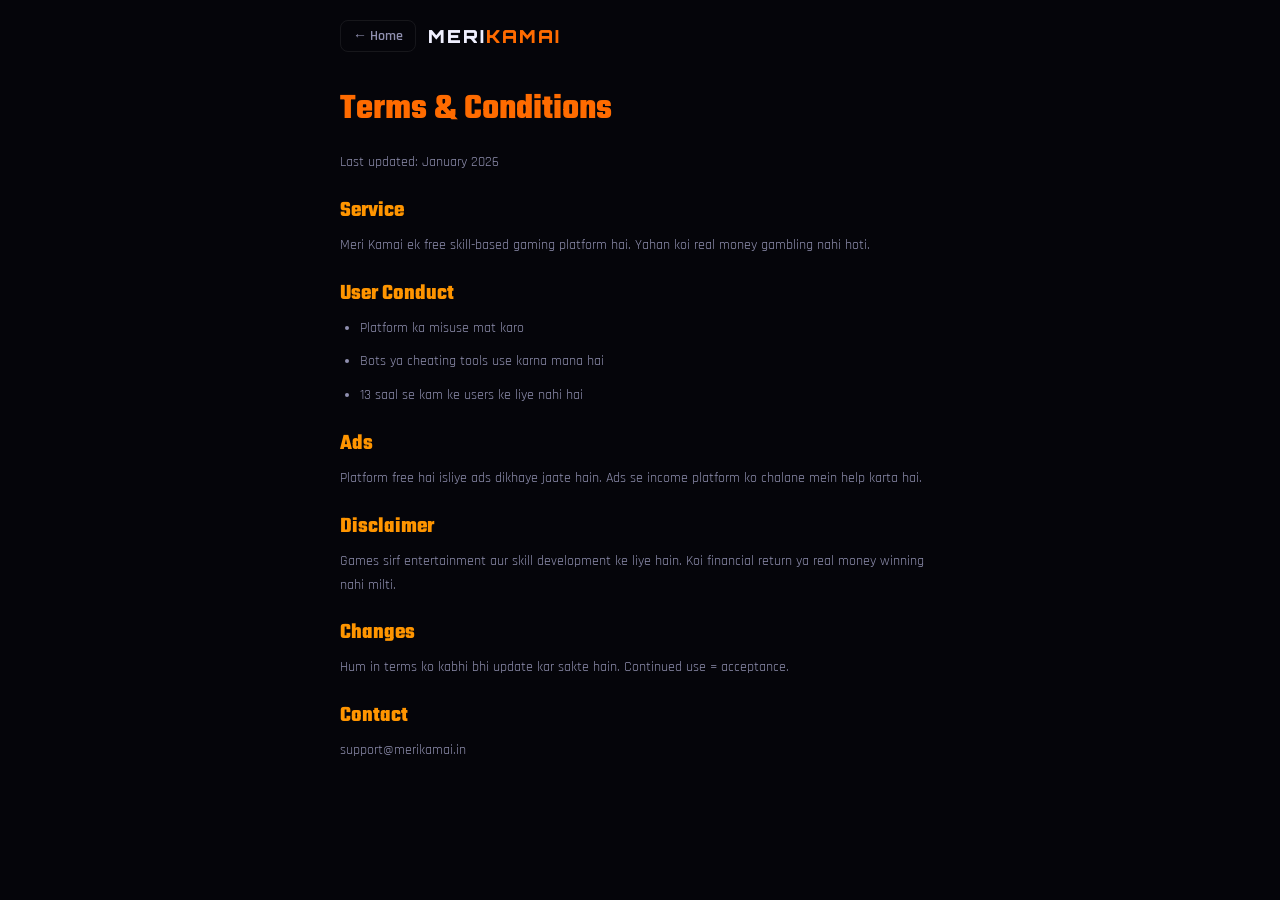
<file: pages/terms.html>
<!DOCTYPE html><html lang="hi"><head><meta charset="UTF-8"/><meta name="viewport" content="width=device-width,initial-scale=1.0"/><title>Terms – Meri Kamai</title><link href="https://fonts.googleapis.com/css2?family=Orbitron:wght@700&family=Teko:wght@700&family=Rajdhani:wght@400;600&display=swap" rel="stylesheet"/><style>*{margin:0;padding:0;box-sizing:border-box}body{background:#05050a;color:#f0f0ff;font-family:'Rajdhani',sans-serif;padding:20px}.top{display:flex;align-items:center;gap:12px;margin-bottom:32px}.back{color:#9090b0;text-decoration:none;font-size:14px;font-weight:600;padding:6px 12px;border:1px solid rgba(255,255,255,0.07);border-radius:8px}.logo{font-family:'Orbitron',sans-serif;font-weight:900;font-size:18px;letter-spacing:2px}.logo span{color:#ff6b00}h1{font-family:'Teko',sans-serif;font-size:36px;color:#ff6b00;margin-bottom:16px}h2{font-family:'Teko',sans-serif;font-size:22px;color:#ff9500;margin:20px 0 8px}p,li{font-size:14px;color:#9090b0;line-height:1.7;margin-bottom:10px}ul{padding-left:20px}.max{max-width:600px;margin:0 auto}</style></head><body><div class="max"><div class="top"><a href="/" class="back">← Home</a><div class="logo">MERI<span>KAMAI</span></div></div><h1>Terms &amp; Conditions</h1><p>Last updated: January 2026</p><h2>Service</h2><p>Meri Kamai ek free skill-based gaming platform hai. Yahan koi real money gambling nahi hoti.</p><h2>User Conduct</h2><ul><li>Platform ka misuse mat karo</li><li>Bots ya cheating tools use karna mana hai</li><li>13 saal se kam ke users ke liye nahi hai</li></ul><h2>Ads</h2><p>Platform free hai isliye ads dikhaye jaate hain. Ads se income platform ko chalane mein help karta hai.</p><h2>Disclaimer</h2><p>Games sirf entertainment aur skill development ke liye hain. Koi financial return ya real money winning nahi milti.</p><h2>Changes</h2><p>Hum in terms ko kabhi bhi update kar sakte hain. Continued use = acceptance.</p><h2>Contact</h2><p>support@merikamai.in</p></div></body></html>
</file>
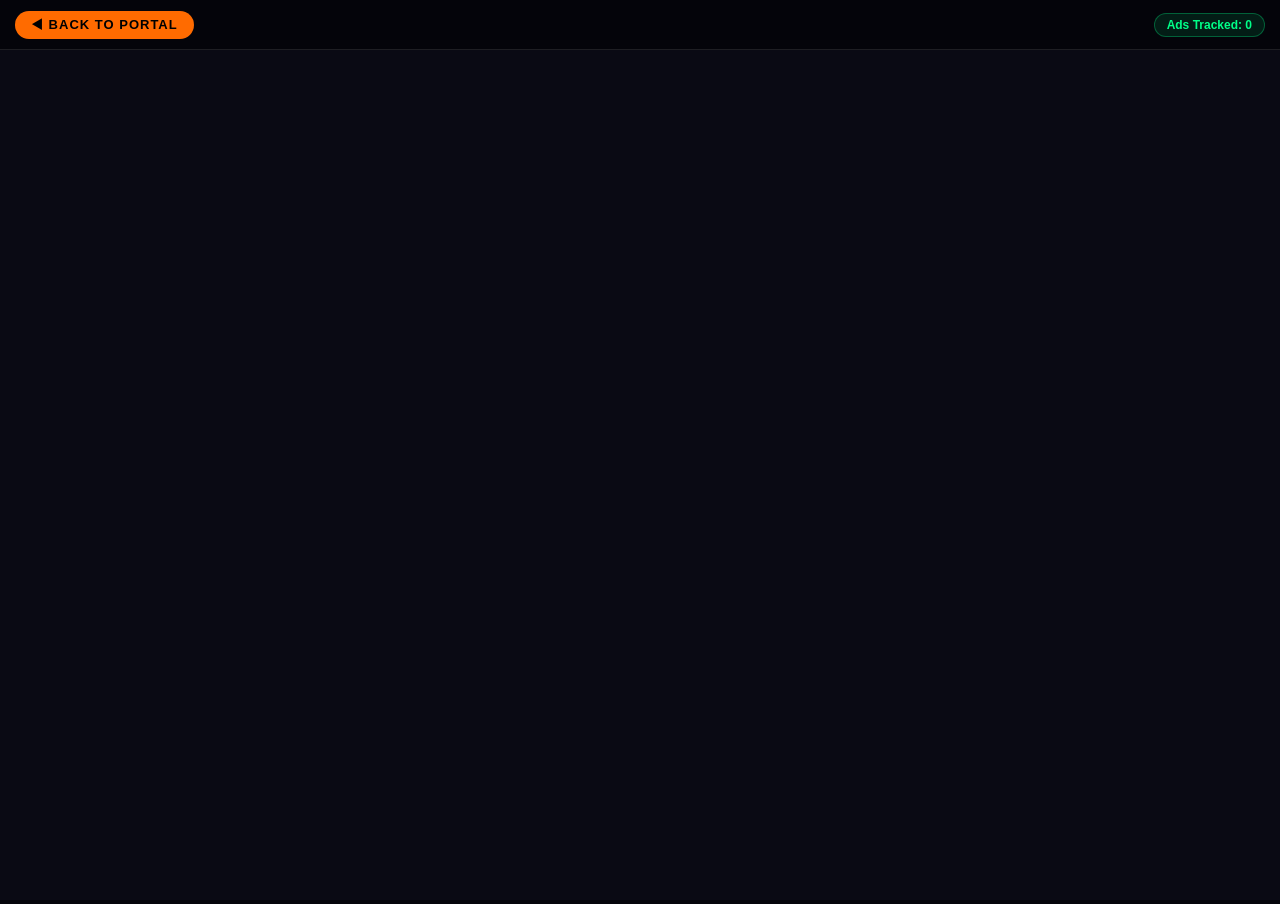
<file: play/game-view.html>
<!DOCTYPE html>
<html lang="hi">
<head>
  <meta charset="UTF-8">
  <meta name="viewport" content="width=device-width, initial-scale=1.0, maximum-scale=1.0, user-scalable=no">
  <title>Playing Game - Meri Kamai</title>
  <style>
    body, html { 
      margin: 0; padding: 0; height: 100%; 
      background: #05050a; overflow: hidden; 
      font-family: 'Segoe UI', Tahoma, Geneva, Verdana, sans-serif; 
    }
    
    /* Top Navigation Bar */
    .game-header { 
      position: absolute; top: 0; width: 100%; height: 50px; 
      background: rgba(5, 5, 10, 0.95); border-bottom: 1px solid rgba(255,255,255,0.1);
      display: flex; justify-content: space-between; align-items: center; 
      padding: 0 15px; box-sizing: border-box; z-index: 100;
    }
    
    .back-btn { 
      color: #000; text-decoration: none; font-weight: 700; 
      background: #ff6b00; padding: 6px 16px; border-radius: 20px; 
      font-size: 13px; text-transform: uppercase; letter-spacing: 1px;
    }
    
    .tracker-badge { 
      color: #00ff88; font-size: 12px; font-weight: 700; 
      background: rgba(0, 255, 136, 0.1); border: 1px solid rgba(0, 255, 136, 0.3);
      padding: 4px 12px; border-radius: 12px;
    }
    
    /* Fullscreen Game Container */
    .iframe-container { 
      position: absolute; top: 50px; bottom: 0; width: 100%; 
      background: #0a0a14;
    }
    
    iframe { 
      width: 100%; height: 100%; border: none; 
    }
  </style>
</head>
<body>

  <div class="game-header">
    <a href="#" id="backBtn" class="back-btn">◀ Back to Portal</a>
    
    <div class="tracker-badge" id="trackerDisplay">Ads Tracked: 0</div>
  </div>

  <div class="iframe-container" id="gameContainer">
    <h3 style="color:#9090b0; text-align:center; margin-top:80px; font-family:sans-serif;">
      Loading Game Engine...
    </h3>
  </div>

  <script>
    // ==========================================
    // 1. URL ROUTING & IDs FETCHING
    // ==========================================
    const urlParams = new URLSearchParams(window.location.search);
    
    // Agar koi game ID nahi mili, toh GD ka ek default game load hoga (testing ke liye)
    const gameId = urlParams.get('id') || 'bdf6aa1bc79a40879e262145e5ea558e'; 
    const username = urlParams.get('u') || 'default';

    // Back button ko wapas usi user ke portal par bhejna
    document.getElementById('backBtn').href = '/' + (username !== 'default' ? username : '');

    // ==========================================
    // 2. THE "BRING YOUR OWN KEY" (BYOK) LOGIC
    // ==========================================
    // Dummy DB (Supabase Connect hone tak)
    const PUBLISHER_DB = {
        "rahul": "RAHUL_GD_PUBLISHER_ID_123", // Pro User apni ID lagayega
        "amit": "AMIT_GD_PUBLISHER_ID_456",
        "default": "MERIKAMAI_MAIN_ID_999"    // Free Users ke liye tumhari ID
    };
    
    // Agar username DB mein nahi hai, toh automatically tumhari (default) ID lag jayegi
    const pubId = PUBLISHER_DB[username] || PUBLISHER_DB["default"];

    // ==========================================
    // 3. RENDER GAMEDISTRIBUTION IFRAME
    // ==========================================
    document.getElementById('gameContainer').innerHTML = `
        <iframe 
            src="https://html5.gamedistribution.com/${gameId}/?gd_sdk_id=${pubId}" 
            scrolling="none" 
            allowfullscreen>
        </iframe>
    `;

    // ==========================================
    // 4. THE AD TRACKING ALGORITHM (Session Logic)
    // ==========================================
    let adCount = 0;

    // Yeh function dashboard ke numbers badhayega
    function recordAdView(type) {
        adCount++;
        document.getElementById('trackerDisplay').textContent = `Ads Tracked: ${adCount} (${type})`;
        
        // 🚀 FUTURE SUPABASE CODE GOES HERE:
        // supabase.rpc('increment_ad_views', { portal_username: username });
        
        console.log(`[Supabase Ping Backend] -> +1 Ad View recorded for user: ${username} | Trigger: ${type}`);
    }

    // Action A: Pre-Roll Ad (Game open hote hi GD ek ad dikhata hai)
    // Hum ise 4 second baad trigger karenge taaki load time track na ho
    setTimeout(() => {
        recordAdView('Pre-Roll');
    }, 4000); 

    // Action B: Mid-Roll Ads (GameDistribution ka rule hai har ~3.5 minute mein ek ad)
    // Hum timer lagayenge jo background mein count karta rahega
    const midRollInterval = 3.5 * 60 * 1000; // 3.5 minutes in milliseconds
    
    const sessionTimer = setInterval(() => {
        recordAdView('Mid-Roll');
    }, midRollInterval);

    // Agar user back chala gaya ya tab band kar diya, toh timer rok do
    window.onbeforeunload = () => {
        clearInterval(sessionTimer);
    };

  </script>
</body>
</html>
</file>
<file: assets/css/game-base.css>
:root {
  --bg: #05050a;
  --bg2: #0a0a14;
  --card: #0f0f1e;
  --card2: #141428;
  --accent: #ff6b00;
  --accent2: #ff9500;
  --accent3: #ffcc00;
  --cyan: #00d4ff;
  --green: #00ff88;
  --purple: #8b5cf6;
  --red: #ff4444;
  --text: #f0f0ff;
  --text2: #9090b0;
  --border: rgba(255,255,255,0.07);
}

* { margin:0; padding:0; box-sizing:border-box; -webkit-tap-highlight-color: transparent; }
html, body {
  height: 100%;
  overflow: hidden;
  overscroll-behavior: none;
}
body {
  background: var(--bg);
  color: var(--text);
  font-family: 'Rajdhani', sans-serif;
  display: flex;
  align-items: center;
  justify-content: center;
}

.game-container {
  width: 100%;
  max-width: 420px;
  height: 100dvh;
  display: flex;
  flex-direction: column;
  padding: 0;
  overflow: hidden;
  position: relative;
  background: linear-gradient(180deg, #07070f 0%, #05050a 100%);
}

/* HEADER */
.game-header {
  display: flex;
  align-items: center;
  justify-content: space-between;
  padding: 12px 16px;
  background: rgba(0,0,0,0.5);
  border-bottom: 1px solid var(--border);
  height: 52px;
  flex-shrink: 0;
}
.back-btn {
  color: var(--text2);
  text-decoration: none;
  font-size: 14px;
  font-weight: 600;
  padding: 6px 10px;
  border-radius: 8px;
  border: 1px solid var(--border);
  transition: all 0.2s;
}
.back-btn:hover { color: var(--accent); border-color: rgba(255,107,0,0.3); }
.game-title-wrap {
  display: flex;
  align-items: center;
  gap: 8px;
}
.game-emoji { font-size: 22px; }
.game-name {
  font-family: 'Teko', sans-serif;
  font-size: 22px;
  font-weight: 700;
  letter-spacing: 1px;
}
.header-score {
  display: flex;
  flex-direction: column;
  align-items: flex-end;
}
.hs-label { font-size: 10px; color: var(--text2); letter-spacing: 1px; text-transform: uppercase; }
.hs-val {
  font-family: 'Orbitron', sans-serif;
  font-size: 16px;
  font-weight: 700;
  color: var(--accent);
}

/* STATS BAR */
.stats-bar {
  display: flex;
  justify-content: space-around;
  padding: 8px 16px;
  background: rgba(255,255,255,0.02);
  border-bottom: 1px solid var(--border);
  flex-shrink: 0;
}
.stat-item {
  display: flex;
  flex-direction: column;
  align-items: center;
  gap: 1px;
}
.si-label { font-size: 10px; color: var(--text2); letter-spacing: 1px; text-transform: uppercase; }
.si-val { font-size: 14px; font-weight: 700; }
.rank-val { font-size: 12px; }

/* GAME AREA */
.game-area {
  flex: 1;
  display: flex;
  flex-direction: column;
  align-items: center;
  justify-content: center;
  padding: 16px;
  position: relative;
  overflow: hidden;
  min-height: 0;
}

/* FEEDBACK */
.feedback-msg {
  font-size: 16px;
  font-weight: 700;
  color: var(--accent2);
  text-align: center;
  min-height: 24px;
  letter-spacing: 0.5px;
}

/* CONTROLS */
.controls-area {
  padding: 12px 16px;
  background: rgba(0,0,0,0.4);
  border-top: 1px solid var(--border);
  flex-shrink: 0;
}
.ctrl-state { display: flex; flex-direction: column; align-items: center; gap: 10px; }
.ctrl-state.hidden { display: none !important; }
.ctrl-hint { font-size: 13px; color: var(--text2); text-align: center; line-height: 1.4; }
.ctrl-hint2 { font-size: 12px; color: var(--text2); text-align: center; opacity: 0.7; }

.btn-game-primary {
  width: 100%;
  max-width: 320px;
  padding: 18px;
  background: linear-gradient(135deg, var(--accent), var(--accent2));
  border: none;
  border-radius: 16px;
  color: #000;
  font-family: 'Teko', sans-serif;
  font-size: 26px;
  font-weight: 700;
  letter-spacing: 2px;
  cursor: pointer;
  transition: all 0.2s;
  box-shadow: 0 0 30px rgba(255,107,0,0.4);
  -webkit-tap-highlight-color: transparent;
}
.btn-game-primary:active {
  transform: scale(0.96);
  box-shadow: 0 0 50px rgba(255,107,0,0.7);
}

.btn-game-stop {
  width: 100%;
  max-width: 320px;
  padding: 20px;
  background: linear-gradient(135deg, #ff4444, #ff0000);
  border: none;
  border-radius: 16px;
  color: #fff;
  font-family: 'Teko', sans-serif;
  font-size: 30px;
  font-weight: 700;
  letter-spacing: 2px;
  cursor: pointer;
  transition: all 0.15s;
  box-shadow: 0 0 30px rgba(255,68,68,0.5);
  animation: stopPulse 1s ease-in-out infinite;
}
@keyframes stopPulse {
  0%,100% { box-shadow: 0 0 30px rgba(255,68,68,0.5); }
  50% { box-shadow: 0 0 60px rgba(255,68,68,0.9); }
}
.btn-game-stop:active { transform: scale(0.94); }

.btn-game-secondary {
  background: rgba(255,255,255,0.06);
  border: 1px solid var(--border);
  border-radius: 12px;
  color: var(--text2);
  font-family: 'Rajdhani', sans-serif;
  font-size: 15px;
  font-weight: 600;
  padding: 10px 24px;
  cursor: pointer;
  transition: all 0.2s;
}
.btn-game-secondary:active { opacity: 0.7; }

/* RISK METER */
.risk-meter {
  width: 100%;
  max-width: 320px;
  margin-bottom: 4px;
}
.rm-label { font-size: 10px; color: var(--text2); letter-spacing: 2px; text-transform: uppercase; margin-bottom: 4px; }
.rm-bar {
  height: 8px;
  background: rgba(255,255,255,0.08);
  border-radius: 4px;
  overflow: hidden;
}
.rm-fill {
  height: 100%;
  width: 0%;
  background: linear-gradient(90deg, #00ff88, #ffcc00);
  border-radius: 4px;
  transition: width 0.08s, background 0.3s;
}

/* RESULT CARD */
.result-card {
  background: var(--card);
  border: 1px solid var(--border);
  border-radius: 16px;
  padding: 16px;
  width: 100%;
  max-width: 320px;
  text-align: center;
}
.rc-mult {
  font-family: 'Orbitron', sans-serif;
  font-size: 42px;
  font-weight: 900;
  color: var(--accent);
  line-height: 1;
  margin-bottom: 6px;
}
.rc-msg { font-size: 15px; font-weight: 700; color: var(--text); margin-bottom: 4px; }
.rc-improvement { font-size: 13px; margin-bottom: 4px; }
.rc-compare { font-size: 13px; color: var(--purple); }

/* VS OTHERS */
.vs-others {
  padding: 8px 16px;
  background: rgba(139,92,246,0.08);
  border-top: 1px solid rgba(139,92,246,0.15);
  flex-shrink: 0;
}
.vo-text { font-size: 13px; font-weight: 700; color: var(--purple); text-align: center; }

/* PROGRESS */
.progress-section {
  padding: 8px 16px 12px;
  flex-shrink: 0;
}
.ps-label { font-size: 10px; color: var(--text2); letter-spacing: 1px; text-transform: uppercase; margin-bottom: 4px; }
.ps-bar {
  height: 6px;
  background: rgba(255,255,255,0.06);
  border-radius: 3px;
  overflow: hidden;
}
.ps-fill {
  height: 100%;
  background: linear-gradient(90deg, var(--accent), var(--accent2));
  border-radius: 3px;
  transition: width 0.5s ease;
}

/* CANVAS GAME */
.game-canvas {
  border-radius: 12px;
  touch-action: none;
  display: block;
}

/* SCREEN FLASH */
@keyframes flashRed {
  0%,100% { background: linear-gradient(180deg, #07070f, #05050a); }
  50% { background: linear-gradient(180deg, #1a0505, #05050a); }
}
.game-container.flash-red { animation: flashRed 0.3s ease; }

@keyframes flashGreen {
  0%,100% { background: linear-gradient(180deg, #07070f, #05050a); }
  50% { background: linear-gradient(180deg, #051a08, #05050a); }
}
.game-container.flash-green { animation: flashGreen 0.3s ease; }
</file>
